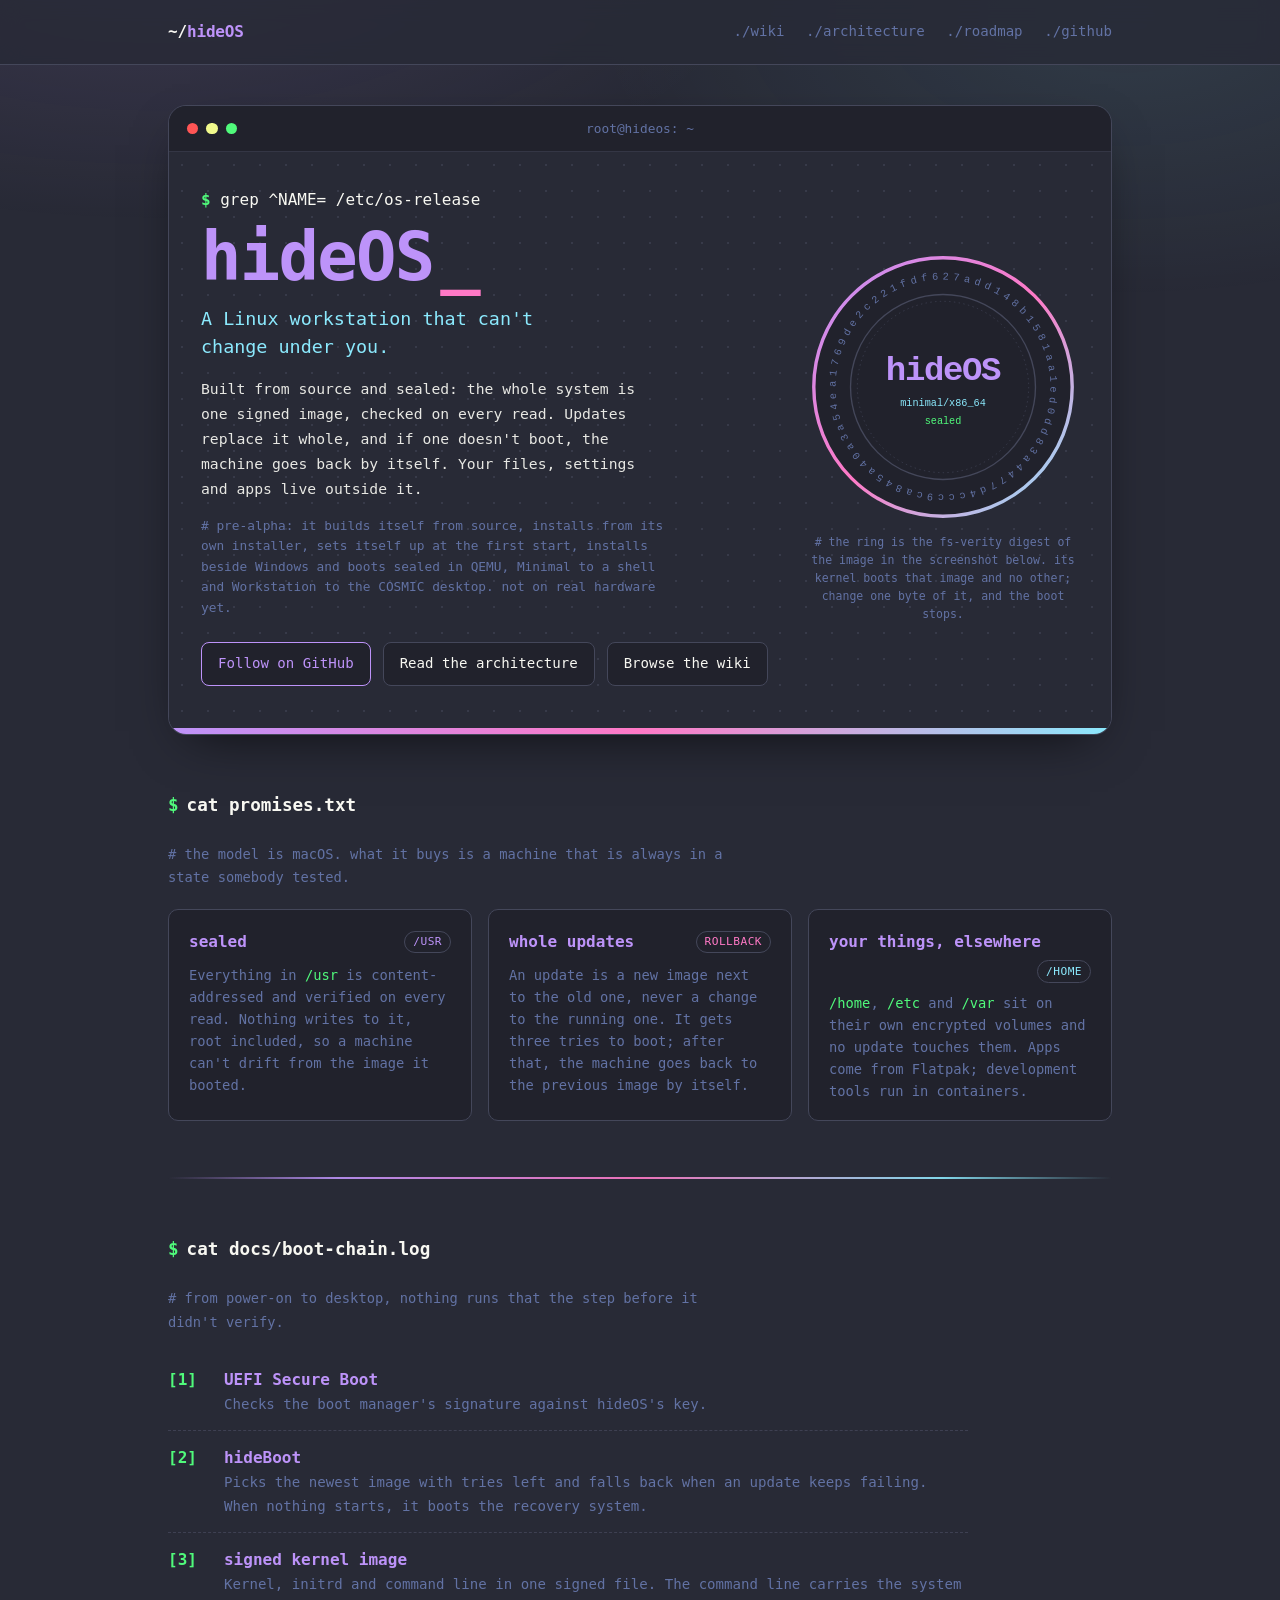
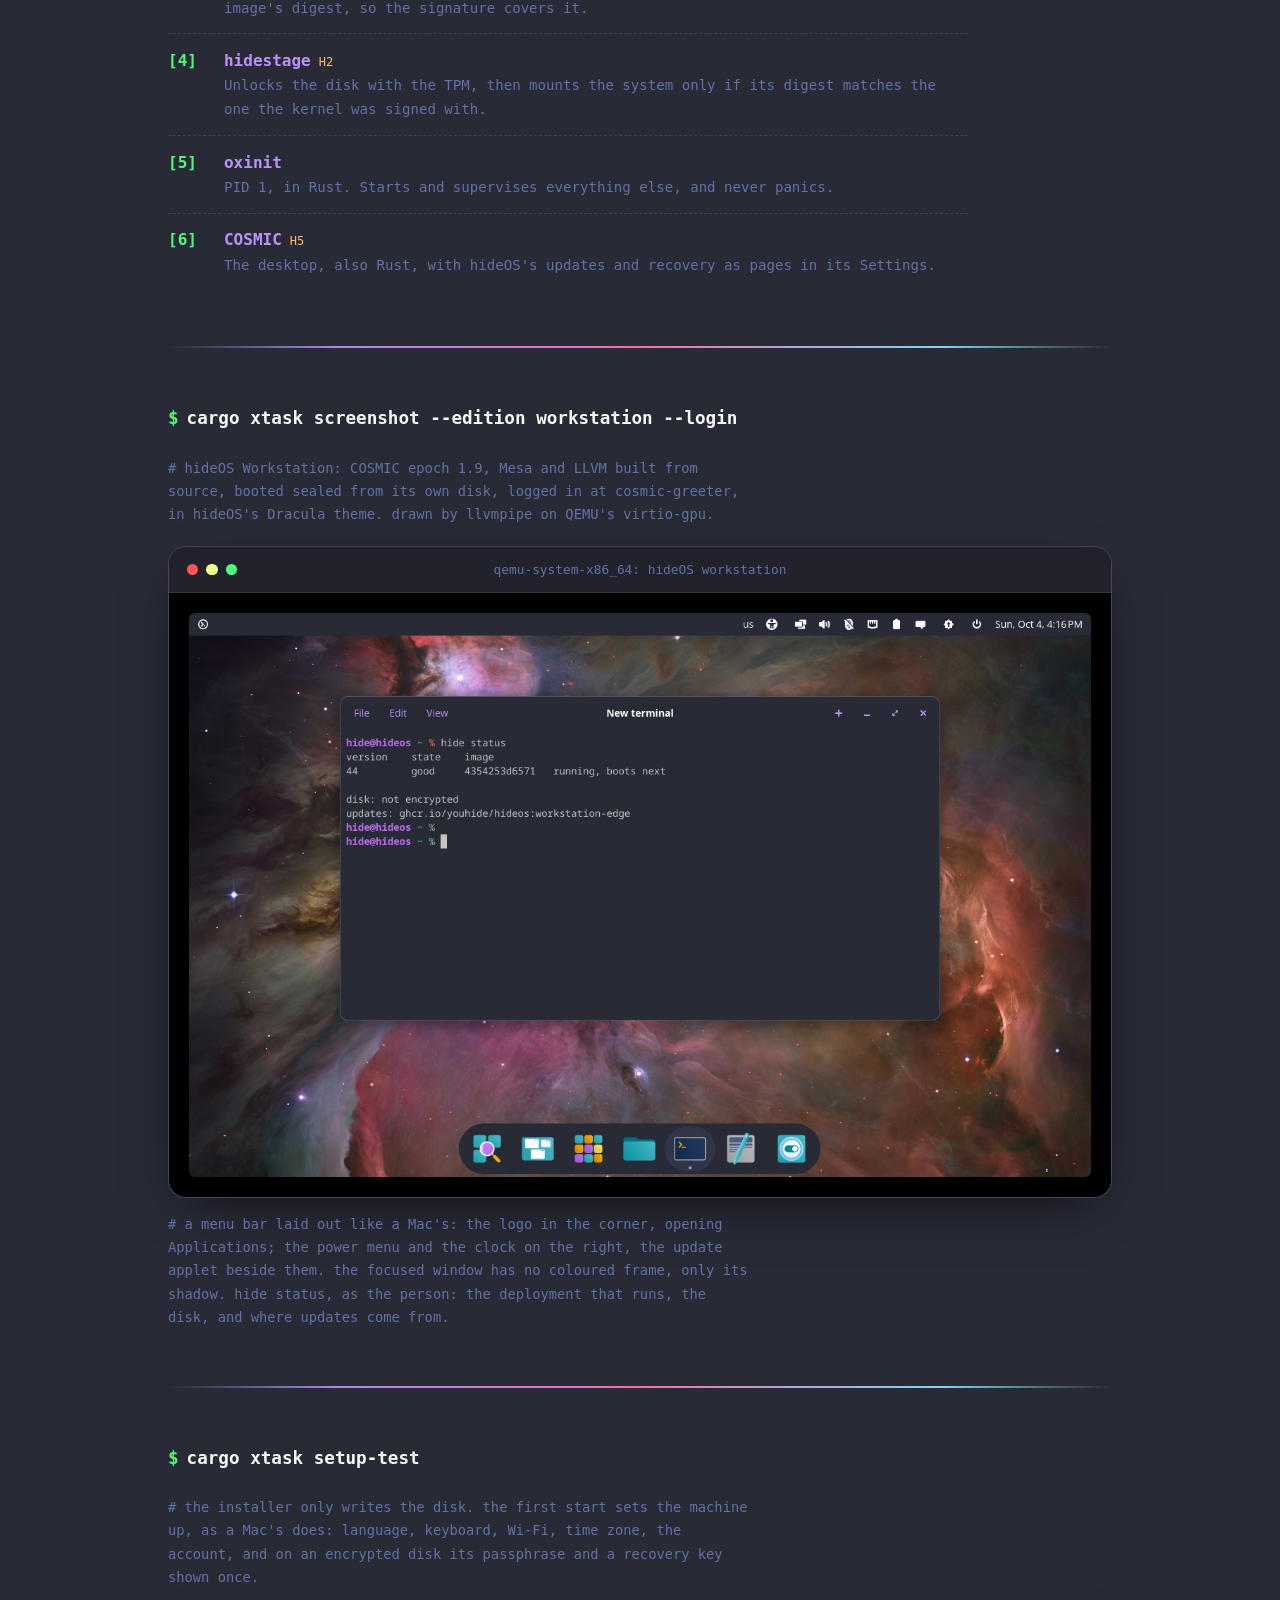
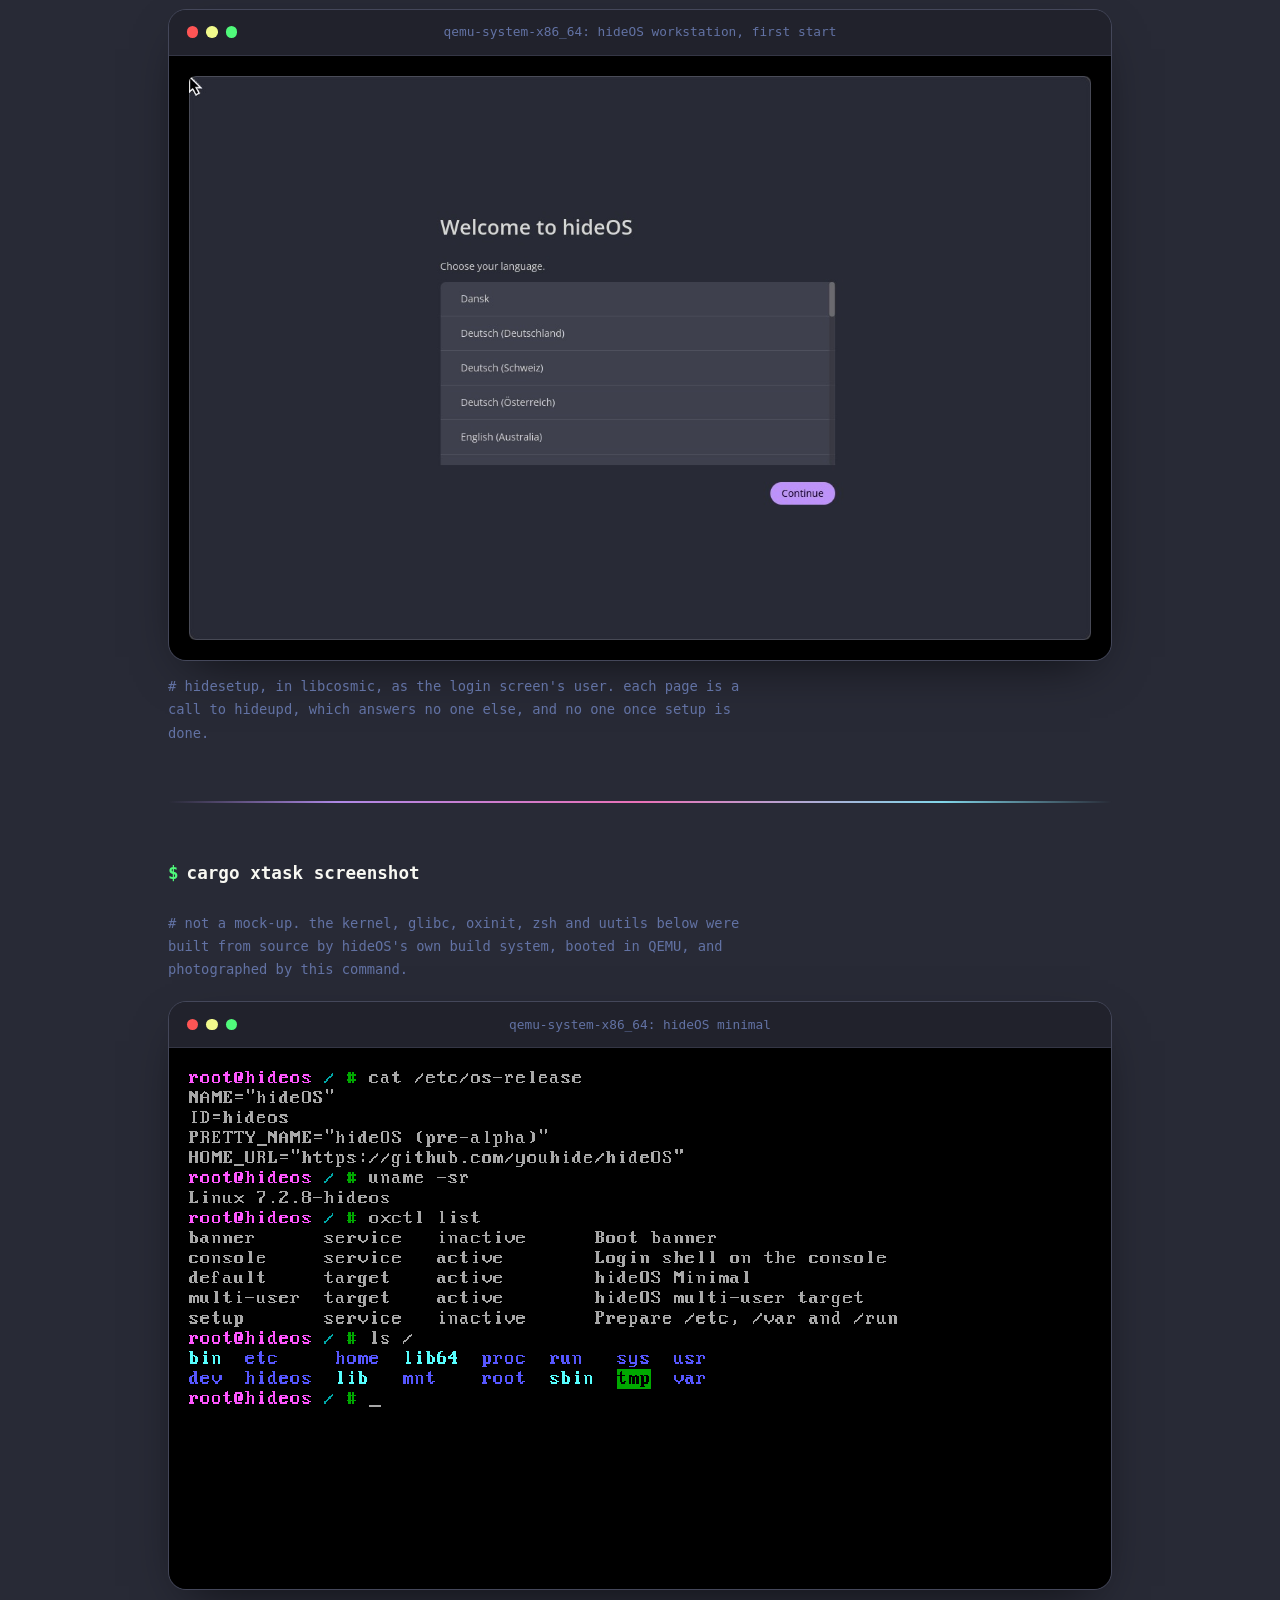
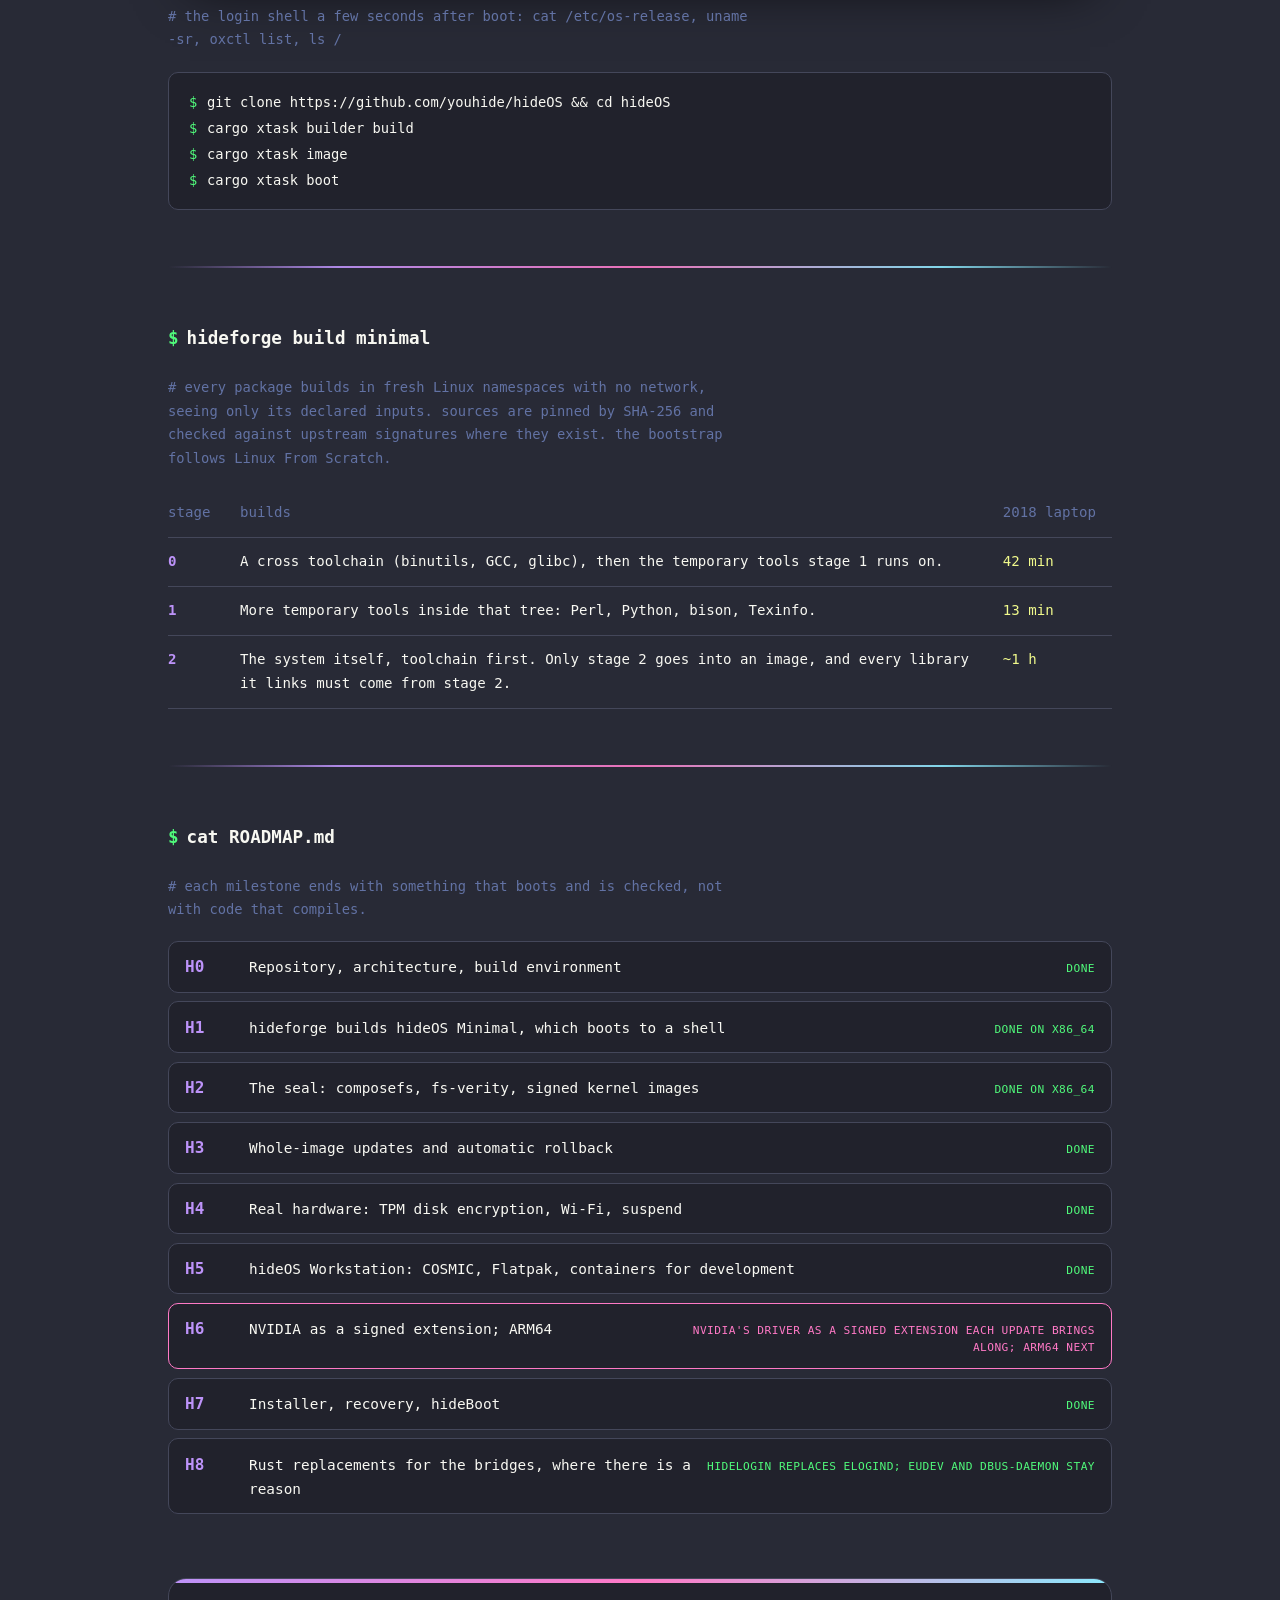
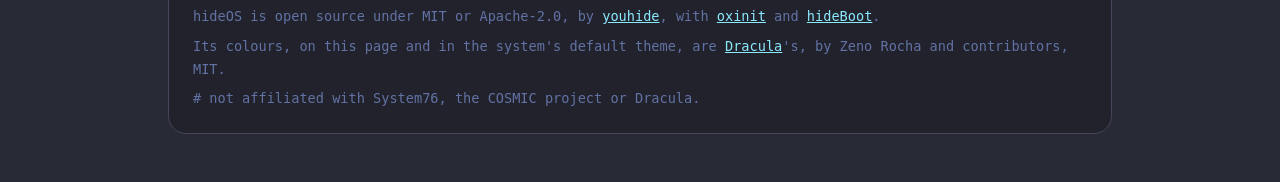
<file: index.html>
<!doctype html>
<html lang="en">
<head>
<meta charset="utf-8">
<meta name="viewport" content="width=device-width, initial-scale=1">
<title>hideOS: a sealed Linux workstation built around COSMIC</title>
<meta name="description" content="A Linux workstation built from source and sealed: one signed image, updated whole, rolled back by itself. COSMIC desktop, oxinit as PID 1.">
<meta name="author" content="Youri Mattar">
<meta name="robots" content="index, follow, max-image-preview:large">
<meta name="theme-color" content="#282a36">
<link rel="canonical" href="https://youhide.github.io/hideOS/">
<link rel="icon" href="favicon.svg" type="image/svg+xml">
<link rel="icon" href="favicon-32x32.png" sizes="32x32" type="image/png">
<link rel="apple-touch-icon" href="apple-touch-icon.png">
<link rel="manifest" href="site.webmanifest">
<link rel="alternate" type="text/plain" href="llms.txt" title="hideOS for language models">

<!-- How the page looks when it is shared: WhatsApp, Telegram, Slack,
     Discord, LinkedIn and X read these. Absolute URLs, which they need. -->
<meta property="og:type" content="website">
<meta property="og:site_name" content="hideOS">
<meta property="og:locale" content="en_US">
<meta property="og:url" content="https://youhide.github.io/hideOS/">
<meta property="og:title" content="hideOS: a sealed Linux workstation">
<meta property="og:description" content="A Linux workstation built from source and sealed: one signed image, updated whole, rolled back by itself. COSMIC desktop, oxinit as PID 1.">
<meta property="og:image" content="https://youhide.github.io/hideOS/og.png">
<meta property="og:image:type" content="image/png">
<meta property="og:image:width" content="1200">
<meta property="og:image:height" content="630">
<meta property="og:image:alt" content="The hideOS seal, ringed with the system image's fs-verity digest, next to the words: a Linux workstation built from source and sealed.">
<meta name="twitter:card" content="summary_large_image">
<meta name="twitter:title" content="hideOS: a sealed Linux workstation">
<meta name="twitter:description" content="A Linux workstation built from source and sealed: one signed image, updated whole, rolled back by itself. COSMIC desktop, oxinit as PID 1.">
<meta name="twitter:image" content="https://youhide.github.io/hideOS/og.png">
<meta name="twitter:image:alt" content="The hideOS seal, ringed with the system image's fs-verity digest.">

<!-- What the page is about, for search engines and the language models
     that answer from them. -->
<script type="application/ld+json">
{
  "@context": "https://schema.org",
  "@graph": [
    {
      "@type": "SoftwareApplication",
      "@id": "https://youhide.github.io/hideOS/#software",
      "name": "hideOS",
      "url": "https://youhide.github.io/hideOS/",
      "description": "A Linux workstation built from source and sealed: one signed system image, updated whole, rolled back by itself when an update fails. Built around COSMIC, with oxinit as PID 1.",
      "applicationCategory": "Operating system",
      "operatingSystem": "Linux",
      "softwareVersion": "pre-alpha",
      "image": "https://youhide.github.io/hideOS/og.png",
      "screenshot": "https://youhide.github.io/hideOS/desktop.jpg",
      "license": "https://github.com/youhide/hideOS#license",
      "isAccessibleForFree": true,
      "author": { "@id": "https://youhide.com.br/#person" },
      "sameAs": ["https://github.com/youhide/hideOS"]
    },
    {
      "@type": "SoftwareSourceCode",
      "name": "hideOS",
      "codeRepository": "https://github.com/youhide/hideOS",
      "programmingLanguage": ["Rust"],
      "license": "https://github.com/youhide/hideOS#license",
      "targetProduct": { "@id": "https://youhide.github.io/hideOS/#software" },
      "author": { "@id": "https://youhide.com.br/#person" }
    },
    {
      "@type": "Person",
      "@id": "https://youhide.com.br/#person",
      "name": "Youri Mattar",
      "url": "https://youhide.com.br",
      "sameAs": ["https://github.com/youhide"]
    }
  ]
}
</script>
<link rel="stylesheet" href="style.css">
</head>
<body>
<a class="skip" href="#main">Skip to content</a>

<header class="nav">
  <div class="wrap nav__inner">
    <a class="nav__brand" href="./">~/<span>hideOS</span></a>
    <!-- The same links twice: a row where they fit, a menu where they do
         not (style.css, "nav"). The wiki's pages carry the same header,
         from crates/xtask/src/wiki.rs. -->
    <nav class="nav__links" aria-label="Project">
      <a href="wiki/">./wiki</a>
      <a href="https://github.com/youhide/hideOS/blob/main/ARCHITECTURE.md">./architecture</a>
      <a href="https://github.com/youhide/hideOS/blob/main/ROADMAP.md">./roadmap</a>
      <a href="https://github.com/youhide/hideOS">./github</a>
    </nav>
    <details class="nav__menu">
      <summary>menu</summary>
      <nav aria-label="Project">
        <a href="wiki/">./wiki</a>
        <a href="https://github.com/youhide/hideOS/blob/main/ARCHITECTURE.md">./architecture</a>
        <a href="https://github.com/youhide/hideOS/blob/main/ROADMAP.md">./roadmap</a>
        <a href="https://github.com/youhide/hideOS">./github</a>
      </nav>
    </details>
  </div>
</header>

<main id="main" class="wrap">
  <div class="term term--hero">
    <div class="term__bar" aria-hidden="true">
      <span class="dot dot--red"></span><span class="dot dot--yellow"></span><span class="dot dot--green"></span>
      <span class="term__path">root@hideos: ~</span>
    </div>
    <div class="term__body">
      <div class="term__main">
        <p class="prompt"><span class="prompt__sign">$</span>grep ^NAME= /etc/os-release</p>
        <h1 class="hero__name">hideOS<span class="cursor" aria-hidden="true">_</span></h1>
        <p class="hero__role">A Linux workstation that can't change under you.</p>
        <p class="hero__lead">Built from source and sealed: the whole system is one signed image, checked on every read. Updates replace it whole, and if one doesn't boot, the machine goes back by itself. Your files, settings and apps live outside it.</p>
        <p class="hero__note"># pre-alpha: it builds itself from source, installs from its own installer, sets itself up at the first start, installs beside Windows and boots sealed in QEMU, Minimal to a shell and Workstation to the COSMIC desktop. not on real hardware yet.</p>
        <div class="hero__actions">
          <a class="btn btn--primary" href="https://github.com/youhide/hideOS">Follow on GitHub</a>
          <a class="btn" href="https://github.com/youhide/hideOS/blob/main/ARCHITECTURE.md">Read the architecture</a>
          <a class="btn" href="wiki/">Browse the wiki</a>
        </div>
      </div>
      <div class="seal-wrap">
        <svg class="seal" viewBox="0 0 400 400" role="img" aria-labelledby="seal-title">
          <title id="seal-title">A seal ringed with the fs-verity digest of the hideOS Minimal image shown on this page</title>
          <defs>
            <linearGradient id="seal-accent" x1="0" y1="0" x2="1" y2="1">
              <stop offset="0" stop-color="#bd93f9"/>
              <stop offset=".5" stop-color="#ff79c6"/>
              <stop offset="1" stop-color="#8be9fd"/>
            </linearGradient>
            <path id="ring" d="M200,200 m-158,0 a158,158 0 1,1 316,0 a158,158 0 1,1 -316,0"/>
          </defs>
          <circle cx="200" cy="200" r="190" fill="#21222c" stroke="url(#seal-accent)" stroke-width="5"/>
          <circle cx="200" cy="200" r="136" fill="none" stroke="#44475a" stroke-width="2"/>
          <circle cx="200" cy="200" r="126" fill="none" stroke="#44475a" stroke-width="1" stroke-dasharray="2 5"/>
          <g class="seal__ring">
            <text fill="#6272a4" font-family="ui-monospace, SFMono-Regular, Menlo, Consolas, monospace" font-size="15.2" letter-spacing="1.1">
              <textPath href="#ring" textLength="985" lengthAdjust="spacing">a1769de2c221fdf627add148b1581aa1ed0dd83a4477d4ccc9ca845a40a3a54e</textPath>
            </text>
          </g>
          <text x="200" y="190" text-anchor="middle" fill="#bd93f9" font-family="ui-monospace, SFMono-Regular, Menlo, Consolas, monospace" font-weight="800" font-size="50" letter-spacing="-2">hideOS</text>
          <text x="200" y="228" text-anchor="middle" fill="#8be9fd" font-family="ui-monospace, SFMono-Regular, Menlo, Consolas, monospace" font-size="15">minimal/x86_64</text>
          <text x="200" y="254" text-anchor="middle" fill="#50fa7b" font-family="ui-monospace, SFMono-Regular, Menlo, Consolas, monospace" font-size="15">sealed</text>
        </svg>
        <p class="seal__caption"># the ring is the fs-verity digest of the image in the screenshot below. its kernel boots that image and no other; change one byte of it, and the boot stops.</p>
      </div>
    </div>
    <div class="term__accent"></div>
  </div>

  <section class="section" aria-labelledby="promises">
    <h2 class="section__title" id="promises"><span class="sig">$</span>cat promises.txt</h2>
    <p class="comment"># the model is macOS. what it buys is a machine that is always in a state somebody tested.</p>
    <div class="grid">
      <div class="card">
        <div class="card__top"><span class="card__name">sealed</span><span class="card__lang card__lang--purple">/usr</span></div>
        <p class="card__desc">Everything in <code>/usr</code> is content-addressed and verified on every read. Nothing writes to it, root included, so a machine can't drift from the image it booted.</p>
      </div>
      <div class="card">
        <div class="card__top"><span class="card__name">whole updates</span><span class="card__lang card__lang--pink">rollback</span></div>
        <p class="card__desc">An update is a new image next to the old one, never a change to the running one. It gets three tries to boot; after that, the machine goes back to the previous image by itself.</p>
      </div>
      <div class="card">
        <div class="card__top"><span class="card__name">your things, elsewhere</span><span class="card__lang card__lang--cyan">/home</span></div>
        <p class="card__desc"><code>/home</code>, <code>/etc</code> and <code>/var</code> sit on their own encrypted volumes and no update touches them. Apps come from Flatpak; development tools run in containers.</p>
      </div>
    </div>
  </section>

  <hr class="rule">

  <section class="section" aria-labelledby="chain">
    <h2 class="section__title" id="chain"><span class="sig">$</span>cat docs/boot-chain.log</h2>
    <p class="comment"># from power-on to desktop, nothing runs that the step before it didn't verify.</p>
    <ol class="chain">
      <li><span class="chain__name">UEFI Secure Boot</span><span class="chain__does">Checks the boot manager's signature against hideOS's key.</span></li>
      <li><span class="chain__name">hideBoot</span><span class="chain__does">Picks the newest image with tries left and falls back when an update keeps failing. When nothing starts, it boots the recovery system.</span></li>
      <li><span class="chain__name">signed kernel image</span><span class="chain__does">Kernel, initrd and command line in one signed file. The command line carries the system image's digest, so the signature covers it.</span></li>
      <li><span class="chain__name">hidestage<span class="chain__when">H2</span></span><span class="chain__does">Unlocks the disk with the TPM, then mounts the system only if its digest matches the one the kernel was signed with.</span></li>
      <li><span class="chain__name">oxinit</span><span class="chain__does">PID 1, in Rust. Starts and supervises everything else, and never panics.</span></li>
      <li><span class="chain__name">COSMIC<span class="chain__when">H5</span></span><span class="chain__does">The desktop, also Rust, with hideOS's updates and recovery as pages in its Settings.</span></li>
    </ol>
  </section>

  <hr class="rule">

  <section class="section" aria-labelledby="desktop">
    <h2 class="section__title" id="desktop"><span class="sig">$</span>cargo xtask screenshot --edition workstation --login</h2>
    <p class="comment"># hideOS Workstation: COSMIC epoch 1.9, Mesa and LLVM built from source, booted sealed from its own disk, logged in at cosmic-greeter, in hideOS's Dracula theme. drawn by llvmpipe on QEMU's virtio-gpu.</p>
    <div class="term shot shot--photo">
      <div class="term__bar" aria-hidden="true">
        <span class="dot dot--red"></span><span class="dot dot--yellow"></span><span class="dot dot--green"></span>
        <span class="term__path">qemu-system-x86_64: hideOS workstation</span>
      </div>
      <div class="term__body">
        <img src="desktop.jpg" width="1280" height="800" loading="lazy" alt="The COSMIC desktop on hideOS in the Dracula theme: a thin menu bar with the hideOS logo in the corner, status icons, the power menu and Sun, Oct 4 with the time on the right; a terminal, framed by its shadow alone, shows hide status — good, running, boots next; the disk not encrypted; updates from ghcr.io/youhide/hideos:workstation-edge — over the Orion nebula wallpaper, with the dock below.">
      </div>
    </div>
    <p class="shot__caption"># a menu bar laid out like a Mac's: the logo in the corner, opening Applications; the power menu and the clock on the right, the update applet beside them. the focused window has no coloured frame, only its shadow. hide status, as the person: the deployment that runs, the disk, and where updates come from.</p>
  </section>

  <hr class="rule">

  <section class="section" aria-labelledby="setup">
    <h2 class="section__title" id="setup"><span class="sig">$</span>cargo xtask setup-test</h2>
    <p class="comment"># the installer only writes the disk. the first start sets the machine up, as a Mac's does: language, keyboard, Wi-Fi, time zone, the account, and on an encrypted disk its passphrase and a recovery key shown once.</p>
    <div class="term shot shot--photo">
      <div class="term__bar" aria-hidden="true">
        <span class="dot dot--red"></span><span class="dot dot--yellow"></span><span class="dot dot--green"></span>
        <span class="term__path">qemu-system-x86_64: hideOS workstation, first start</span>
      </div>
      <div class="term__body">
        <img src="setup.jpg" width="1280" height="800" loading="lazy" alt="hidesetup, full screen in Dracula's colours: Welcome to hideOS, choose your language, a list from Dansk and Deutsch to English, and Continue.">
      </div>
    </div>
    <p class="shot__caption"># hidesetup, in libcosmic, as the login screen's user. each page is a call to hideupd, which answers no one else, and no one once setup is done.</p>
  </section>

  <hr class="rule">

  <section class="section" aria-labelledby="boots">
    <h2 class="section__title" id="boots"><span class="sig">$</span>cargo xtask screenshot</h2>
    <p class="comment"># not a mock-up. the kernel, glibc, oxinit, zsh and uutils below were built from source by hideOS's own build system, booted in QEMU, and photographed by this command.</p>
    <div class="term shot">
      <div class="term__bar" aria-hidden="true">
        <span class="dot dot--red"></span><span class="dot dot--yellow"></span><span class="dot dot--green"></span>
        <span class="term__path">qemu-system-x86_64: hideOS minimal</span>
      </div>
      <div class="term__body">
        <img src="screenshot.png" width="720" height="400" alt="The hideOS console: os-release reads hideOS (pre-alpha), uname reports Linux 7.2.8-hideos, oxctl list shows the setup, banner and console services and the multi-user and default targets, and ls / shows the merged /usr layout.">
      </div>
    </div>
    <p class="shot__caption"># the login shell a few seconds after boot: cat /etc/os-release, uname -sr, oxctl list, ls /</p>
    <pre class="code"><span class="sig">$</span>git clone https://github.com/youhide/hideOS && cd hideOS
<span class="sig">$</span>cargo xtask builder build
<span class="sig">$</span>cargo xtask image
<span class="sig">$</span>cargo xtask boot</pre>
  </section>

  <hr class="rule">

  <section class="section" aria-labelledby="source">
    <h2 class="section__title" id="source"><span class="sig">$</span>hideforge build minimal</h2>
    <p class="comment"># every package builds in fresh Linux namespaces with no network, seeing only its declared inputs. sources are pinned by SHA-256 and checked against upstream signatures where they exist. the bootstrap follows Linux From Scratch.</p>
    <table class="stages">
      <thead><tr><th scope="col">stage</th><th scope="col">builds</th><th scope="col">2018 laptop</th></tr></thead>
      <tbody>
        <tr><td>0</td><td>A cross toolchain (binutils, GCC, glibc), then the temporary tools stage 1 runs on.</td><td>42 min</td></tr>
        <tr><td>1</td><td>More temporary tools inside that tree: Perl, Python, bison, Texinfo.</td><td>13 min</td></tr>
        <tr><td>2</td><td>The system itself, toolchain first. Only stage 2 goes into an image, and every library it links must come from stage 2.</td><td>~1 h</td></tr>
      </tbody>
    </table>
  </section>

  <hr class="rule">

  <section class="section" aria-labelledby="roadmap">
    <h2 class="section__title" id="roadmap"><span class="sig">$</span>cat ROADMAP.md</h2>
    <p class="comment"># each milestone ends with something that boots and is checked, not with code that compiles.</p>
    <ol class="roadmap">
      <li class="is-done"><span class="roadmap__id">H0</span><span class="roadmap__what">Repository, architecture, build environment</span><span class="roadmap__state">done</span></li>
      <li class="is-done"><span class="roadmap__id">H1</span><span class="roadmap__what">hideforge builds hideOS Minimal, which boots to a shell</span><span class="roadmap__state">done on x86_64</span></li>
      <li class="is-done"><span class="roadmap__id">H2</span><span class="roadmap__what">The seal: composefs, fs-verity, signed kernel images</span><span class="roadmap__state">done on x86_64</span></li>
      <li class="is-done"><span class="roadmap__id">H3</span><span class="roadmap__what">Whole-image updates and automatic rollback</span><span class="roadmap__state">done</span></li>
      <li class="is-done"><span class="roadmap__id">H4</span><span class="roadmap__what">Real hardware: TPM disk encryption, Wi-Fi, suspend</span><span class="roadmap__state">done</span></li>
      <li class="is-done"><span class="roadmap__id">H5</span><span class="roadmap__what">hideOS Workstation: COSMIC, Flatpak, containers for development</span><span class="roadmap__state">done</span></li>
      <li class="is-now"><span class="roadmap__id">H6</span><span class="roadmap__what">NVIDIA as a signed extension; ARM64</span><span class="roadmap__state">NVIDIA's driver as a signed extension each update brings along; ARM64 next</span></li>
      <li class="is-done"><span class="roadmap__id">H7</span><span class="roadmap__what">Installer, recovery, hideBoot</span><span class="roadmap__state">done</span></li>
      <li class="is-done"><span class="roadmap__id">H8</span><span class="roadmap__what">Rust replacements for the bridges, where there is a reason</span><span class="roadmap__state">hidelogin replaces elogind; eudev and dbus-daemon stay</span></li>
    </ol>
  </section>
</main>

<footer class="footer">
  <div class="wrap">
    <div class="footer__card">
      <div class="footer__accent"></div>
      <div class="footer__body">
        <p>hideOS is open source under MIT or Apache-2.0, by <a href="https://youhide.com.br">youhide</a>, with <a href="https://github.com/youhide/oxinit">oxinit</a> and <a href="https://github.com/youhide/hideBoot">hideBoot</a>.</p>
        <p>Its colours, on this page and in the system's default theme, are <a href="https://draculatheme.com">Dracula</a>'s, by Zeno Rocha and contributors, MIT.</p>
        <p># not affiliated with System76, the COSMIC project or Dracula.</p>
      </div>
    </div>
  </div>
</footer>
</body>
</html>
</file>
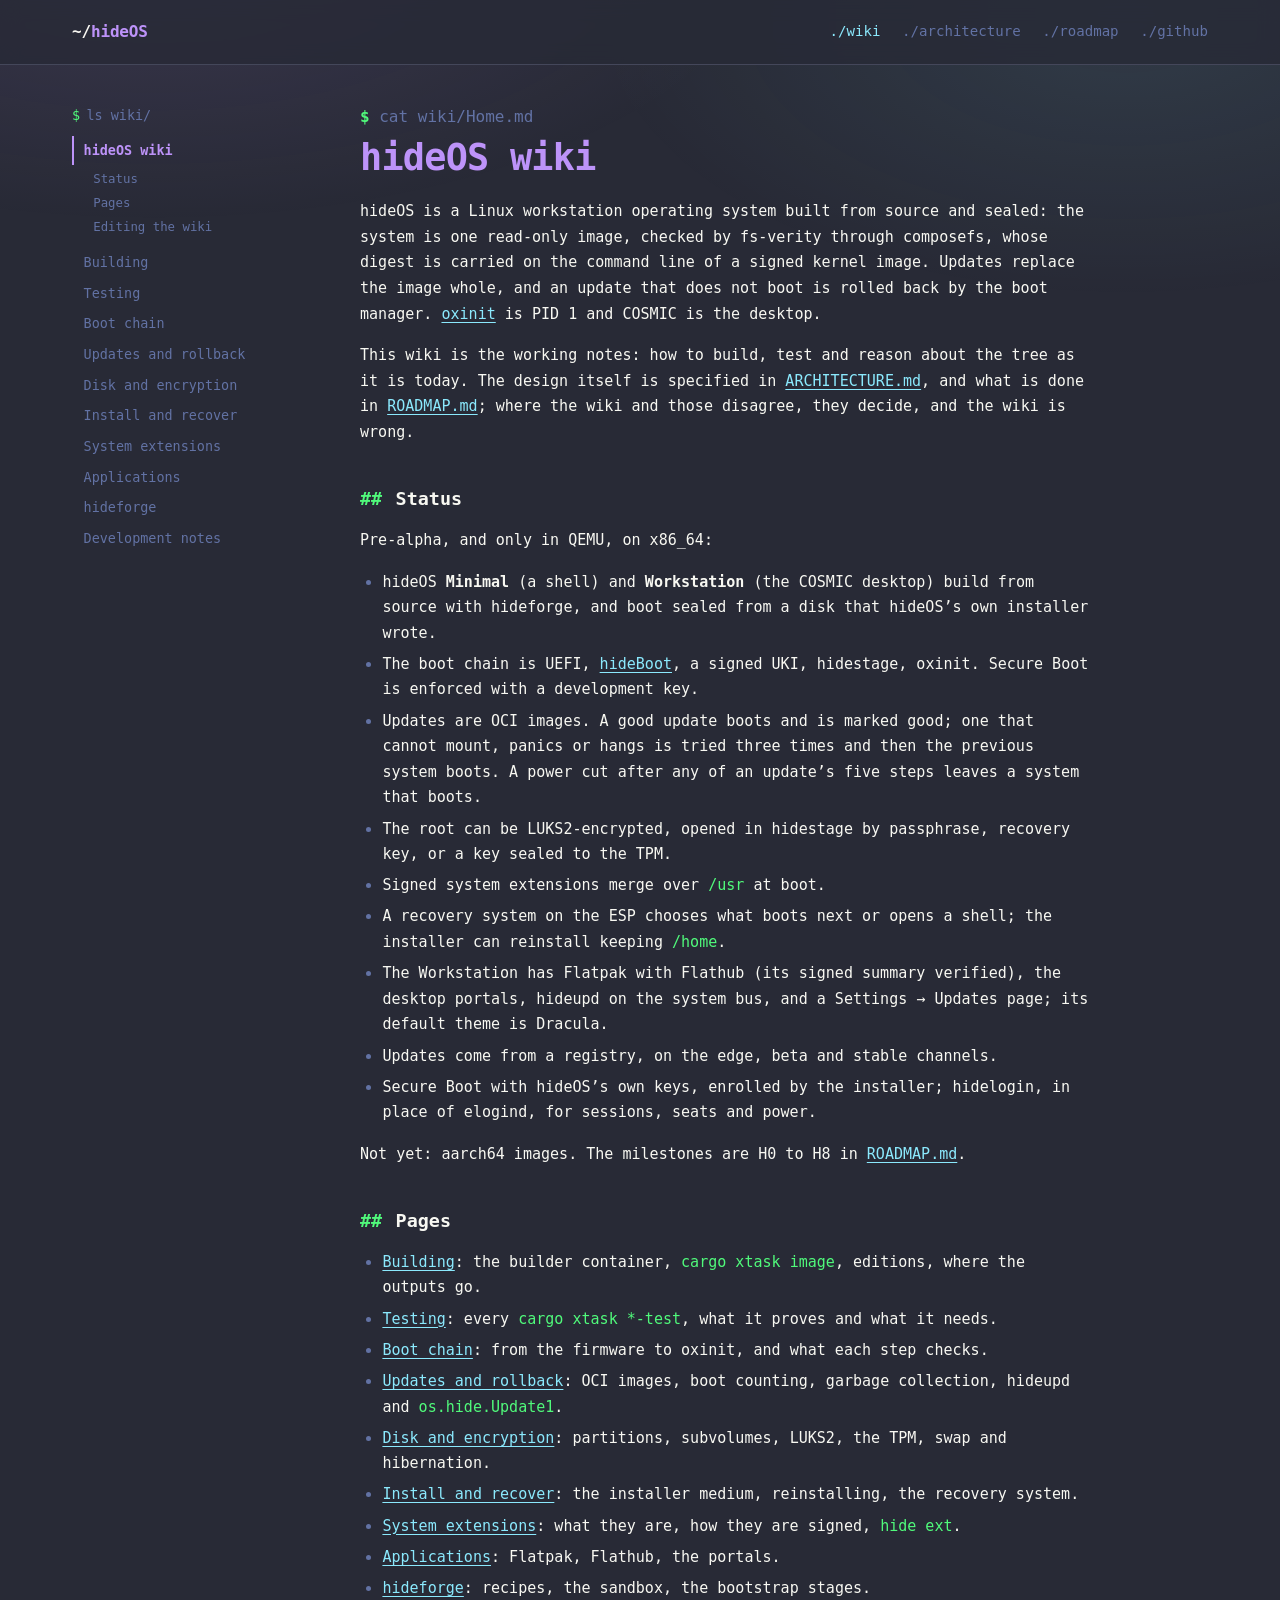
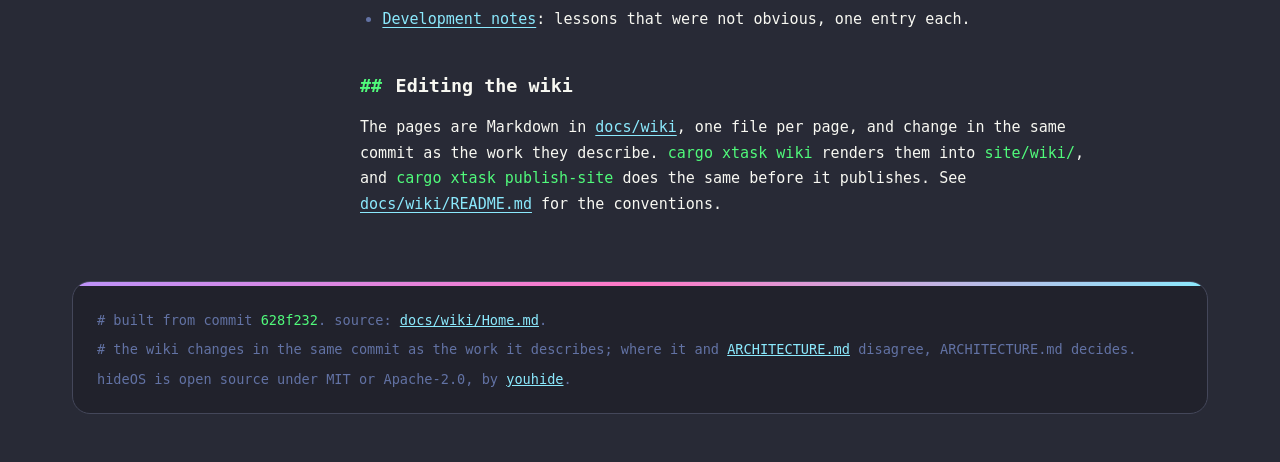
<file: wiki/index.html>
<!doctype html>
<html lang="en">
<head>
<meta charset="utf-8">
<meta name="viewport" content="width=device-width, initial-scale=1">
<title>hideOS wiki · hideOS wiki</title>
<meta name="description" content="hideOS is a Linux workstation operating system built from source and sealed: the system is one read-only image, checked by fs-verity through composefs, whose…">
<meta name="author" content="Youri Mattar">
<meta name="theme-color" content="#282a36">
<link rel="canonical" href="https://youhide.github.io/hideOS/wiki/">
<link rel="icon" href="../favicon.svg" type="image/svg+xml">
<link rel="icon" href="../favicon-32x32.png" sizes="32x32" type="image/png">
<link rel="apple-touch-icon" href="../apple-touch-icon.png">
<link rel="stylesheet" href="../style.css">
</head>
<body>
<a class="skip" href="#main">Skip to content</a>

<header class="nav">
  <div class="wrap wrap--wide nav__inner">
    <a class="nav__brand" href="../">~/<span>hideOS</span></a>
    <nav class="nav__links" aria-label="Project">
<a href="index.html" aria-current="page">./wiki</a>
<a href="https://github.com/youhide/hideOS/blob/main/ARCHITECTURE.md">./architecture</a>
<a href="https://github.com/youhide/hideOS/blob/main/ROADMAP.md">./roadmap</a>
<a href="https://github.com/youhide/hideOS">./github</a>
    </nav>
    <details class="nav__menu">
      <summary>menu</summary>
      <nav aria-label="Project">
<a href="index.html" aria-current="page">./wiki</a>
<a href="https://github.com/youhide/hideOS/blob/main/ARCHITECTURE.md">./architecture</a>
<a href="https://github.com/youhide/hideOS/blob/main/ROADMAP.md">./roadmap</a>
<a href="https://github.com/youhide/hideOS">./github</a>
      </nav>
    </details>
  </div>
</header>

<div class="wrap wrap--wide wiki">
  <details class="wiki__toc wiki__toc--compact">
    <summary>wiki/ <b>hideOS wiki</b></summary>
<nav class="toc" aria-label="Wiki pages">
<p class="toc__title"><span class="sig">$</span>ls wiki/</p>
<ol class="toc__pages">
<li><a href="index.html" aria-current="page">hideOS wiki</a>
<ol class="toc__sections">
<li><a href="#status">Status</a></li>
<li><a href="#pages">Pages</a></li>
<li><a href="#editing-the-wiki">Editing the wiki</a></li>
</ol>
</li>
<li><a href="Building.html">Building</a></li>
<li><a href="Testing.html">Testing</a></li>
<li><a href="Boot-chain.html">Boot chain</a></li>
<li><a href="Updates-and-rollback.html">Updates and rollback</a></li>
<li><a href="Disk-and-encryption.html">Disk and encryption</a></li>
<li><a href="Install-and-recover.html">Install and recover</a></li>
<li><a href="System-extensions.html">System extensions</a></li>
<li><a href="Applications.html">Applications</a></li>
<li><a href="hideforge.html">hideforge</a></li>
<li><a href="Development-notes.html">Development notes</a></li>
</ol>
</nav>
  </details>
  <aside class="wiki__toc wiki__toc--side">
<nav class="toc" aria-label="Wiki pages">
<p class="toc__title"><span class="sig">$</span>ls wiki/</p>
<ol class="toc__pages">
<li><a href="index.html" aria-current="page">hideOS wiki</a>
<ol class="toc__sections">
<li><a href="#status">Status</a></li>
<li><a href="#pages">Pages</a></li>
<li><a href="#editing-the-wiki">Editing the wiki</a></li>
</ol>
</li>
<li><a href="Building.html">Building</a></li>
<li><a href="Testing.html">Testing</a></li>
<li><a href="Boot-chain.html">Boot chain</a></li>
<li><a href="Updates-and-rollback.html">Updates and rollback</a></li>
<li><a href="Disk-and-encryption.html">Disk and encryption</a></li>
<li><a href="Install-and-recover.html">Install and recover</a></li>
<li><a href="System-extensions.html">System extensions</a></li>
<li><a href="Applications.html">Applications</a></li>
<li><a href="hideforge.html">hideforge</a></li>
<li><a href="Development-notes.html">Development notes</a></li>
</ol>
</nav>
  </aside>
  <main id="main" class="wiki__page">
    <p class="prompt muted"><span class="prompt__sign">$</span>cat wiki/Home.md</p>
    <article class="prose">
<h1 id="hideos-wiki">hideOS wiki</h1>
<p>hideOS is a Linux workstation operating system built from source and
sealed: the system is one read-only image, checked by fs-verity through
composefs, whose digest is carried on the command line of a signed kernel
image. Updates replace the image whole, and an update that does not boot
is rolled back by the boot manager. <a href="https://github.com/youhide/oxinit">oxinit</a>
is PID 1 and COSMIC is the desktop.</p>
<p>This wiki is the working notes: how to build, test and reason about the
tree as it is today. The design itself is specified in
<a href="https://github.com/youhide/hideOS/blob/main/ARCHITECTURE.md">ARCHITECTURE.md</a>, and what is done in
<a href="https://github.com/youhide/hideOS/blob/main/ROADMAP.md">ROADMAP.md</a>; where the wiki and those disagree, they
decide, and the wiki is wrong.</p>
<h2 id="status"><a class="h" href="#status" aria-hidden="true" tabindex="-1">##</a> Status</h2>
<p>Pre-alpha, and only in QEMU, on x86_64:</p>
<ul>
<li>hideOS <strong>Minimal</strong> (a shell) and <strong>Workstation</strong> (the COSMIC desktop)
build from source with hideforge, and boot sealed from a disk that
hideOS’s own installer wrote.</li>
<li>The boot chain is UEFI, <a href="https://github.com/youhide/hideBoot">hideBoot</a>,
a signed UKI, hidestage, oxinit. Secure Boot is enforced with a
development key.</li>
<li>Updates are OCI images. A good update boots and is marked good; one that
cannot mount, panics or hangs is tried three times and then the previous
system boots. A power cut after any of an update’s five steps leaves a
system that boots.</li>
<li>The root can be LUKS2-encrypted, opened in hidestage by passphrase,
recovery key, or a key sealed to the TPM.</li>
<li>Signed system extensions merge over <code>/usr</code> at boot.</li>
<li>A recovery system on the ESP chooses what boots next or opens a shell;
the installer can reinstall keeping <code>/home</code>.</li>
<li>The Workstation has Flatpak with Flathub (its signed summary verified),
the desktop portals, hideupd on the system bus, and a Settings → Updates
page; its default theme is Dracula.</li>
<li>Updates come from a registry, on the edge, beta and stable channels.</li>
<li>Secure Boot with hideOS’s own keys, enrolled by the installer;
hidelogin, in place of elogind, for sessions, seats and power.</li>
</ul>
<p>Not yet: aarch64 images. The milestones are H0 to H8 in
<a href="https://github.com/youhide/hideOS/blob/main/ROADMAP.md">ROADMAP.md</a>.</p>
<h2 id="pages"><a class="h" href="#pages" aria-hidden="true" tabindex="-1">##</a> Pages</h2>
<ul>
<li><a href="Building.html">Building</a>: the builder container, <code>cargo xtask image</code>, editions, where
the outputs go.</li>
<li><a href="Testing.html">Testing</a>: every <code>cargo xtask *-test</code>, what it proves and what it needs.</li>
<li><a href="Boot-chain.html">Boot chain</a>: from the firmware to oxinit, and what each step checks.</li>
<li><a href="Updates-and-rollback.html">Updates and rollback</a>: OCI images, boot counting, garbage collection,
hideupd and <code>os.hide.Update1</code>.</li>
<li><a href="Disk-and-encryption.html">Disk and encryption</a>: partitions, subvolumes, LUKS2, the TPM, swap and
hibernation.</li>
<li><a href="Install-and-recover.html">Install and recover</a>: the installer medium, reinstalling, the recovery
system.</li>
<li><a href="System-extensions.html">System extensions</a>: what they are, how they are signed, <code>hide ext</code>.</li>
<li><a href="Applications.html">Applications</a>: Flatpak, Flathub, the portals.</li>
<li><a href="hideforge.html">hideforge</a>: recipes, the sandbox, the bootstrap stages.</li>
<li><a href="Development-notes.html">Development notes</a>: lessons that were not obvious, one entry each.</li>
</ul>
<h2 id="editing-the-wiki"><a class="h" href="#editing-the-wiki" aria-hidden="true" tabindex="-1">##</a> Editing the wiki</h2>
<p>The pages are Markdown in <a href="https://github.com/youhide/hideOS/tree/main/docs/wiki">docs/wiki</a>, one file per page, and
change in the same commit as the work they describe. <code>cargo xtask wiki</code>
renders them into <code>site/wiki/</code>, and <code>cargo xtask publish-site</code> does the
same before it publishes. See <a href="https://github.com/youhide/hideOS/blob/main/docs/wiki/README.md">docs/wiki/README.md</a> for the
conventions.</p>
    </article>
  </main>
</div>

<footer class="footer">
  <div class="wrap wrap--wide">
    <div class="footer__card">
      <div class="footer__accent"></div>
      <div class="footer__body">
        <p># built from commit <code>628f232</code>. source: <a href="https://github.com/youhide/hideOS/blob/main/docs/wiki/Home.md">docs/wiki/Home.md</a>.</p>
        <p># the wiki changes in the same commit as the work it describes; where it and <a href="https://github.com/youhide/hideOS/blob/main/ARCHITECTURE.md">ARCHITECTURE.md</a> disagree, ARCHITECTURE.md decides.</p>
        <p>hideOS is open source under MIT or Apache-2.0, by <a href="https://youhide.com.br">youhide</a>.</p>
      </div>
    </div>
  </div>
</footer>
</body>
</html>
</file>
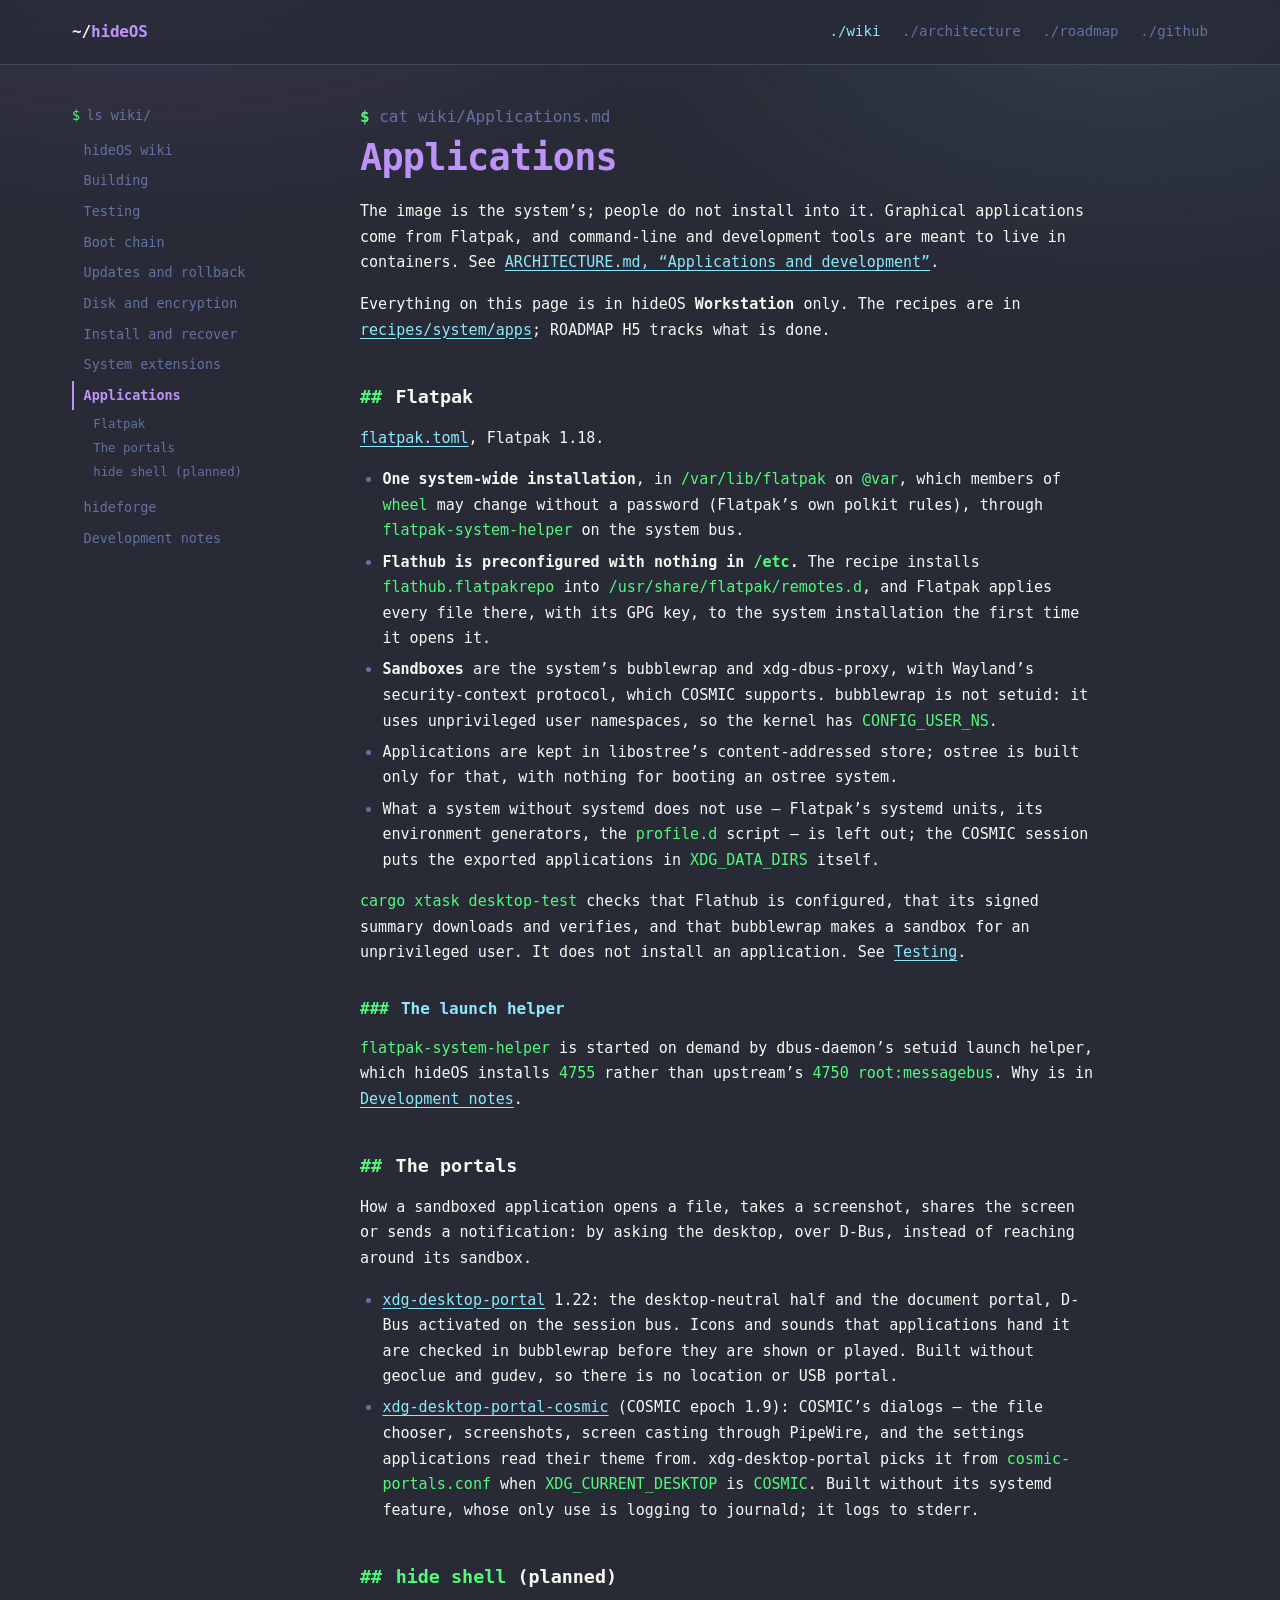
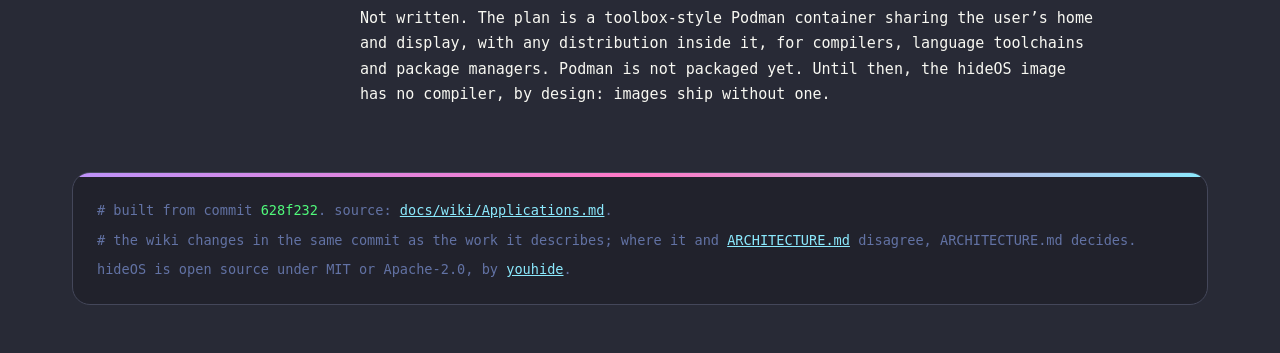
<file: wiki/Applications.html>
<!doctype html>
<html lang="en">
<head>
<meta charset="utf-8">
<meta name="viewport" content="width=device-width, initial-scale=1">
<title>Applications · hideOS wiki</title>
<meta name="description" content="The image is the system’s; people do not install into it. Graphical applications come from Flatpak, and command-line and development tools are meant to live in…">
<meta name="author" content="Youri Mattar">
<meta name="theme-color" content="#282a36">
<link rel="canonical" href="https://youhide.github.io/hideOS/wiki/Applications.html">
<link rel="icon" href="../favicon.svg" type="image/svg+xml">
<link rel="icon" href="../favicon-32x32.png" sizes="32x32" type="image/png">
<link rel="apple-touch-icon" href="../apple-touch-icon.png">
<link rel="stylesheet" href="../style.css">
</head>
<body>
<a class="skip" href="#main">Skip to content</a>

<header class="nav">
  <div class="wrap wrap--wide nav__inner">
    <a class="nav__brand" href="../">~/<span>hideOS</span></a>
    <nav class="nav__links" aria-label="Project">
<a href="index.html" aria-current="page">./wiki</a>
<a href="https://github.com/youhide/hideOS/blob/main/ARCHITECTURE.md">./architecture</a>
<a href="https://github.com/youhide/hideOS/blob/main/ROADMAP.md">./roadmap</a>
<a href="https://github.com/youhide/hideOS">./github</a>
    </nav>
    <details class="nav__menu">
      <summary>menu</summary>
      <nav aria-label="Project">
<a href="index.html" aria-current="page">./wiki</a>
<a href="https://github.com/youhide/hideOS/blob/main/ARCHITECTURE.md">./architecture</a>
<a href="https://github.com/youhide/hideOS/blob/main/ROADMAP.md">./roadmap</a>
<a href="https://github.com/youhide/hideOS">./github</a>
      </nav>
    </details>
  </div>
</header>

<div class="wrap wrap--wide wiki">
  <details class="wiki__toc wiki__toc--compact">
    <summary>wiki/ <b>Applications</b></summary>
<nav class="toc" aria-label="Wiki pages">
<p class="toc__title"><span class="sig">$</span>ls wiki/</p>
<ol class="toc__pages">
<li><a href="index.html">hideOS wiki</a></li>
<li><a href="Building.html">Building</a></li>
<li><a href="Testing.html">Testing</a></li>
<li><a href="Boot-chain.html">Boot chain</a></li>
<li><a href="Updates-and-rollback.html">Updates and rollback</a></li>
<li><a href="Disk-and-encryption.html">Disk and encryption</a></li>
<li><a href="Install-and-recover.html">Install and recover</a></li>
<li><a href="System-extensions.html">System extensions</a></li>
<li><a href="Applications.html" aria-current="page">Applications</a>
<ol class="toc__sections">
<li><a href="#flatpak">Flatpak</a></li>
<li><a href="#the-portals">The portals</a></li>
<li><a href="#hide-shell-planned">hide shell (planned)</a></li>
</ol>
</li>
<li><a href="hideforge.html">hideforge</a></li>
<li><a href="Development-notes.html">Development notes</a></li>
</ol>
</nav>
  </details>
  <aside class="wiki__toc wiki__toc--side">
<nav class="toc" aria-label="Wiki pages">
<p class="toc__title"><span class="sig">$</span>ls wiki/</p>
<ol class="toc__pages">
<li><a href="index.html">hideOS wiki</a></li>
<li><a href="Building.html">Building</a></li>
<li><a href="Testing.html">Testing</a></li>
<li><a href="Boot-chain.html">Boot chain</a></li>
<li><a href="Updates-and-rollback.html">Updates and rollback</a></li>
<li><a href="Disk-and-encryption.html">Disk and encryption</a></li>
<li><a href="Install-and-recover.html">Install and recover</a></li>
<li><a href="System-extensions.html">System extensions</a></li>
<li><a href="Applications.html" aria-current="page">Applications</a>
<ol class="toc__sections">
<li><a href="#flatpak">Flatpak</a></li>
<li><a href="#the-portals">The portals</a></li>
<li><a href="#hide-shell-planned">hide shell (planned)</a></li>
</ol>
</li>
<li><a href="hideforge.html">hideforge</a></li>
<li><a href="Development-notes.html">Development notes</a></li>
</ol>
</nav>
  </aside>
  <main id="main" class="wiki__page">
    <p class="prompt muted"><span class="prompt__sign">$</span>cat wiki/Applications.md</p>
    <article class="prose">
<h1 id="applications">Applications</h1>
<p>The image is the system’s; people do not install into it. Graphical
applications come from Flatpak, and command-line and development tools are
meant to live in containers. See
<a href="https://github.com/youhide/hideOS/blob/main/ARCHITECTURE.md#applications-and-development">ARCHITECTURE.md, “Applications and development”</a>.</p>
<p>Everything on this page is in hideOS <strong>Workstation</strong> only. The recipes are
in <a href="https://github.com/youhide/hideOS/tree/main/recipes/system/apps">recipes/system/apps</a>; ROADMAP H5 tracks what
is done.</p>
<h2 id="flatpak"><a class="h" href="#flatpak" aria-hidden="true" tabindex="-1">##</a> Flatpak</h2>
<p><a href="https://github.com/youhide/hideOS/blob/main/recipes/system/apps/flatpak.toml">flatpak.toml</a>, Flatpak 1.18.</p>
<ul>
<li><strong>One system-wide installation</strong>, in <code>/var/lib/flatpak</code> on <code>@var</code>, which
members of <code>wheel</code> may change without a password (Flatpak’s own polkit
rules), through <code>flatpak-system-helper</code> on the system bus.</li>
<li><strong>Flathub is preconfigured with nothing in <code>/etc</code>.</strong> The recipe installs
<code>flathub.flatpakrepo</code> into <code>/usr/share/flatpak/remotes.d</code>, and Flatpak
applies every file there, with its GPG key, to the system installation
the first time it opens it.</li>
<li><strong>Sandboxes</strong> are the system’s bubblewrap and xdg-dbus-proxy, with
Wayland’s security-context protocol, which COSMIC supports. bubblewrap is
not setuid: it uses unprivileged user namespaces, so the kernel has
<code>CONFIG_USER_NS</code>.</li>
<li>Applications are kept in libostree’s content-addressed store; ostree is
built only for that, with nothing for booting an ostree system.</li>
<li>What a system without systemd does not use — Flatpak’s systemd units, its
environment generators, the <code>profile.d</code> script — is left out; the COSMIC
session puts the exported applications in <code>XDG_DATA_DIRS</code> itself.</li>
</ul>
<p><code>cargo xtask desktop-test</code> checks that Flathub is configured, that its
signed summary downloads and verifies, and that bubblewrap makes a sandbox
for an unprivileged user. It does not install an application. See
<a href="Testing.html">Testing</a>.</p>
<h3 id="the-launch-helper"><a class="h" href="#the-launch-helper" aria-hidden="true" tabindex="-1">###</a> The launch helper</h3>
<p><code>flatpak-system-helper</code> is started on demand by dbus-daemon’s setuid launch
helper, which hideOS installs <code>4755</code> rather than upstream’s <code>4750 root:messagebus</code>. Why is in <a href="Development-notes.html#the-dbus-launch-helper-is-4755">Development notes</a>.</p>
<h2 id="the-portals"><a class="h" href="#the-portals" aria-hidden="true" tabindex="-1">##</a> The portals</h2>
<p>How a sandboxed application opens a file, takes a screenshot, shares the
screen or sends a notification: by asking the desktop, over D-Bus, instead
of reaching around its sandbox.</p>
<ul>
<li><a href="https://github.com/youhide/hideOS/blob/main/recipes/system/apps/xdg-desktop-portal.toml">xdg-desktop-portal</a>
1.22: the desktop-neutral half and the document portal, D-Bus activated
on the session bus. Icons and sounds that applications hand it are checked
in bubblewrap before they are shown or played. Built without geoclue and
gudev, so there is no location or USB portal.</li>
<li><a href="https://github.com/youhide/hideOS/blob/main/recipes/system/apps/xdg-desktop-portal-cosmic.toml">xdg-desktop-portal-cosmic</a>
(COSMIC epoch 1.9): COSMIC’s dialogs — the file chooser, screenshots,
screen casting through PipeWire, and the settings applications read their
theme from. xdg-desktop-portal picks it from <code>cosmic-portals.conf</code> when
<code>XDG_CURRENT_DESKTOP</code> is <code>COSMIC</code>. Built without its systemd feature,
whose only use is logging to journald; it logs to stderr.</li>
</ul>
<h2 id="hide-shell-planned"><a class="h" href="#hide-shell-planned" aria-hidden="true" tabindex="-1">##</a> <code>hide shell</code> (planned)</h2>
<p>Not written. The plan is a toolbox-style Podman container sharing the
user’s home and display, with any distribution inside it, for compilers,
language toolchains and package managers. Podman is not packaged yet. Until
then, the hideOS image has no compiler, by design: images ship without one.</p>
    </article>
  </main>
</div>

<footer class="footer">
  <div class="wrap wrap--wide">
    <div class="footer__card">
      <div class="footer__accent"></div>
      <div class="footer__body">
        <p># built from commit <code>628f232</code>. source: <a href="https://github.com/youhide/hideOS/blob/main/docs/wiki/Applications.md">docs/wiki/Applications.md</a>.</p>
        <p># the wiki changes in the same commit as the work it describes; where it and <a href="https://github.com/youhide/hideOS/blob/main/ARCHITECTURE.md">ARCHITECTURE.md</a> disagree, ARCHITECTURE.md decides.</p>
        <p>hideOS is open source under MIT or Apache-2.0, by <a href="https://youhide.com.br">youhide</a>.</p>
      </div>
    </div>
  </div>
</footer>
</body>
</html>
</file>
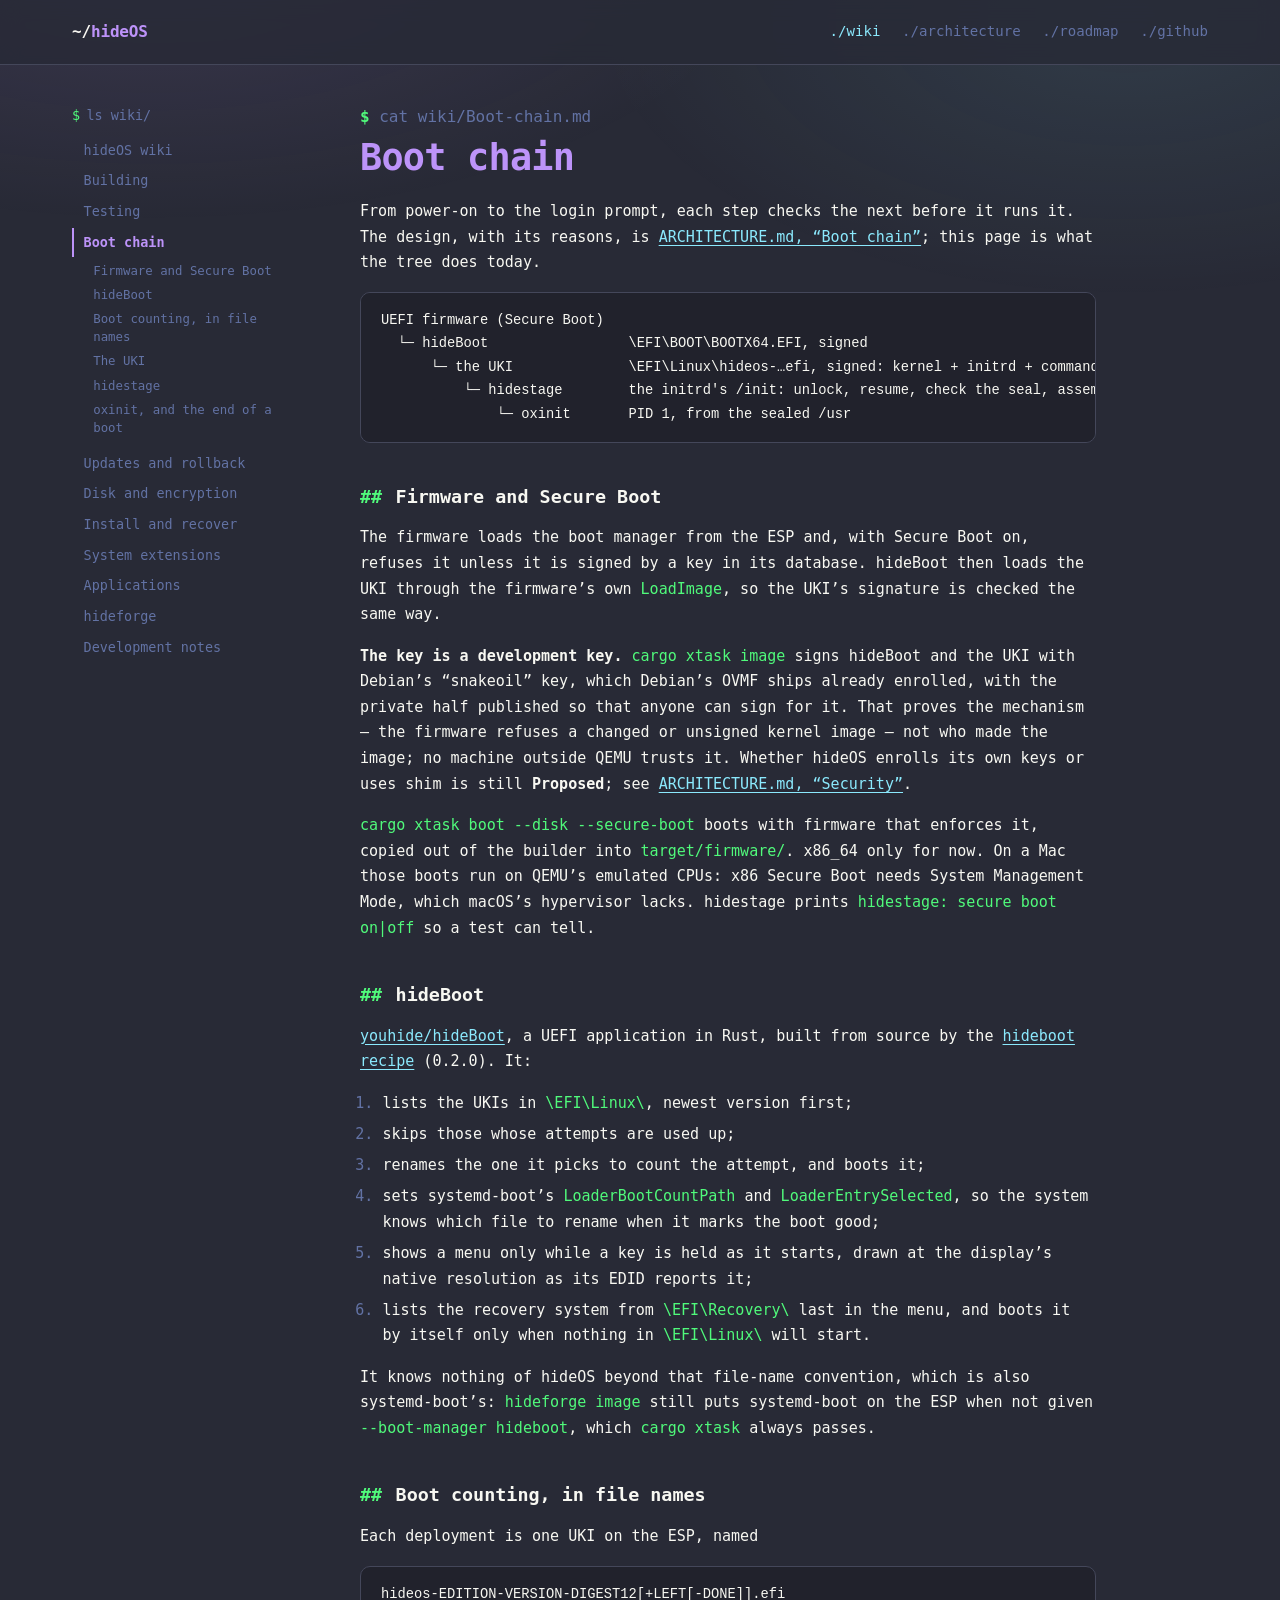
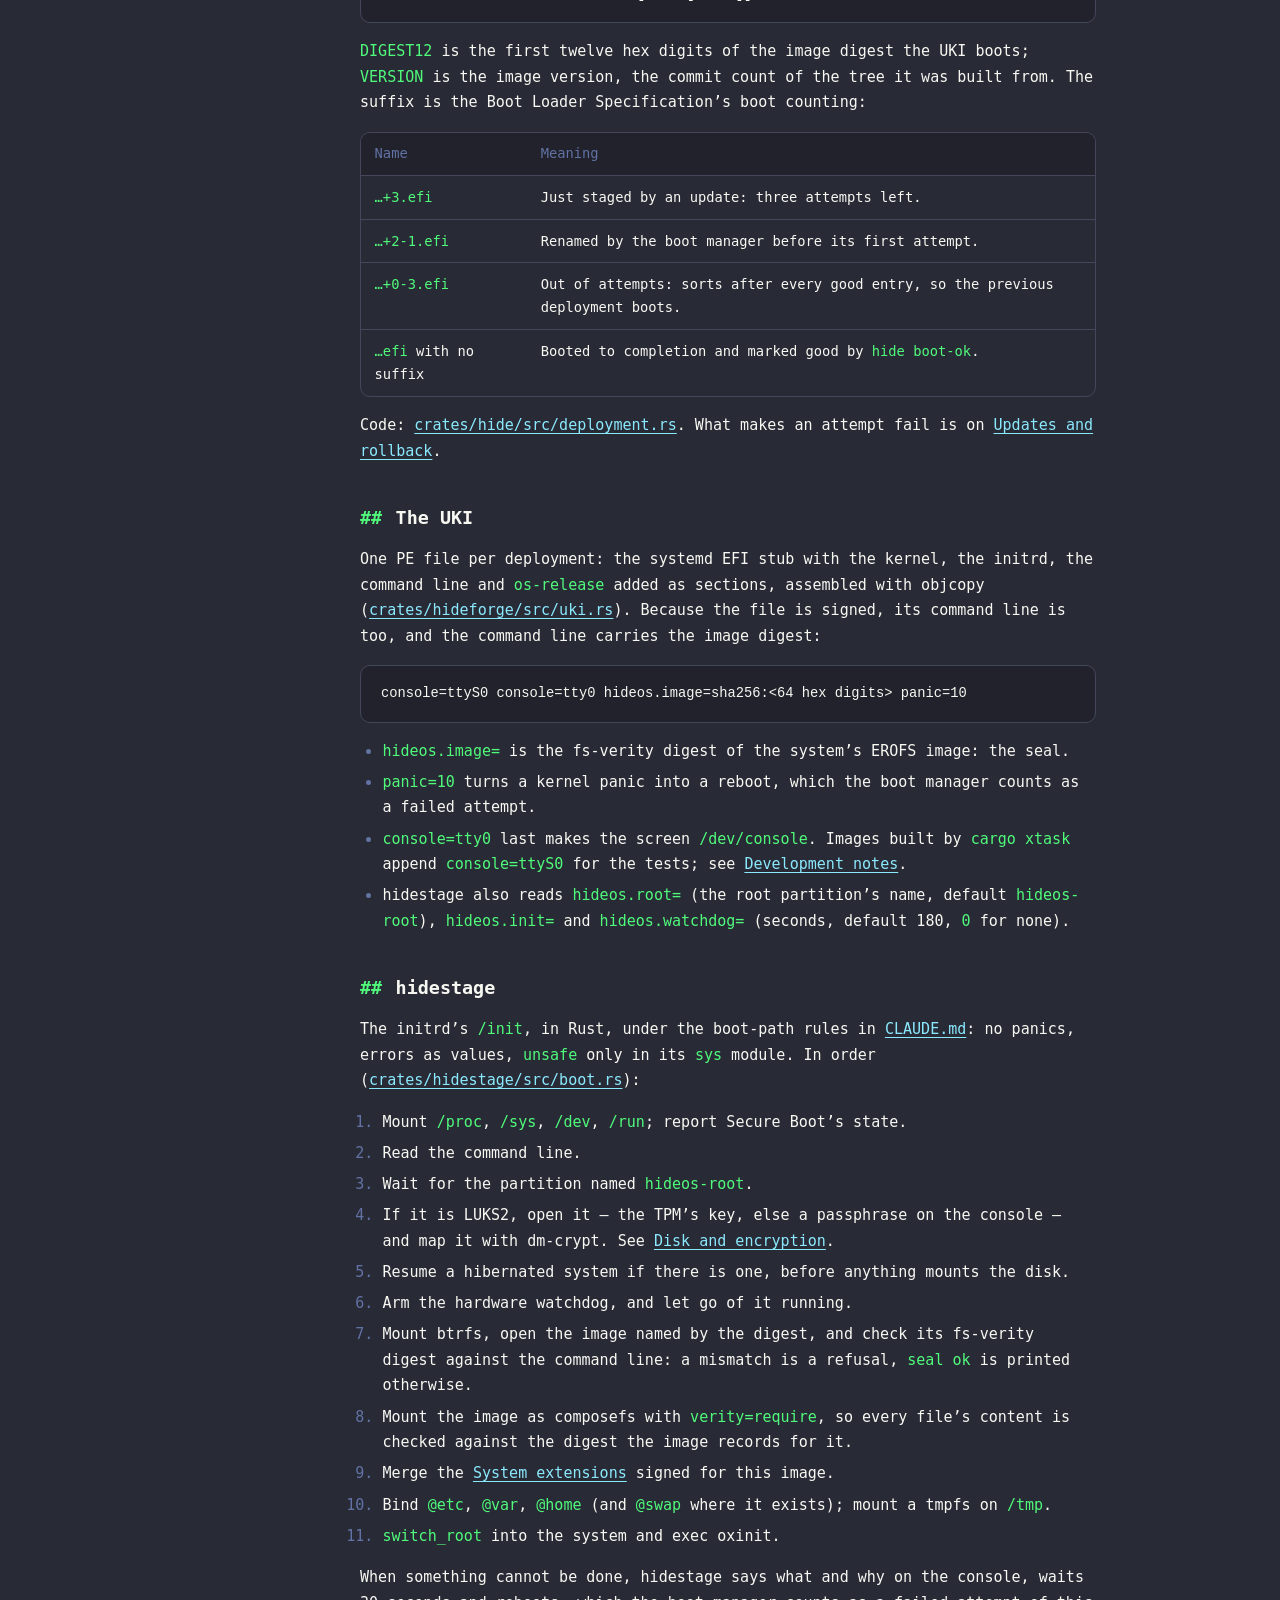
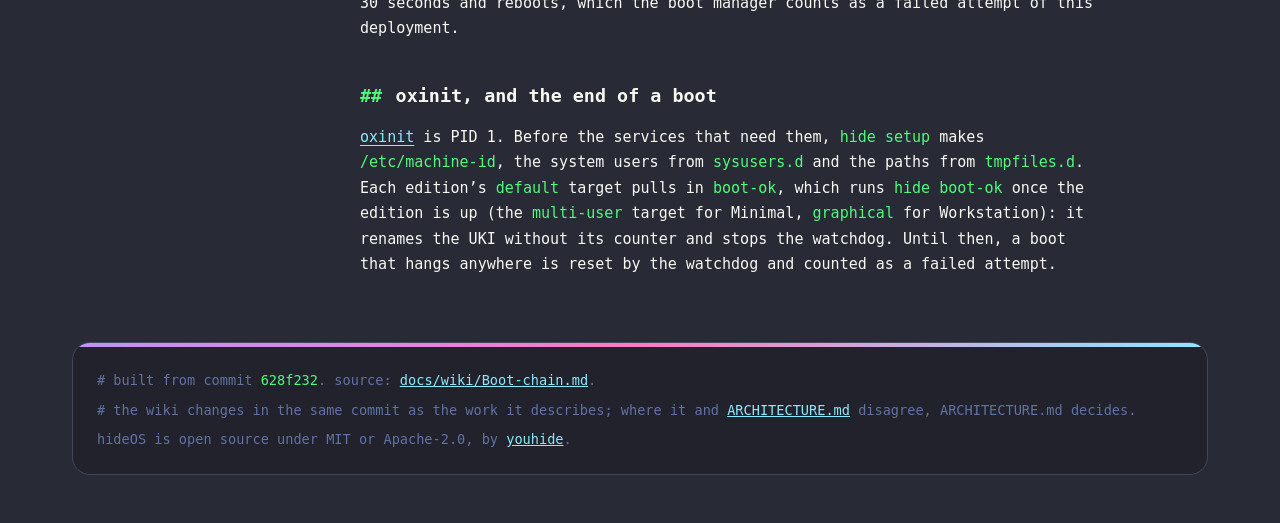
<file: wiki/Boot-chain.html>
<!doctype html>
<html lang="en">
<head>
<meta charset="utf-8">
<meta name="viewport" content="width=device-width, initial-scale=1">
<title>Boot chain · hideOS wiki</title>
<meta name="description" content="From power-on to the login prompt, each step checks the next before it runs it. The design, with its reasons, is ARCHITECTURE.md, “Boot chain”; this page is…">
<meta name="author" content="Youri Mattar">
<meta name="theme-color" content="#282a36">
<link rel="canonical" href="https://youhide.github.io/hideOS/wiki/Boot-chain.html">
<link rel="icon" href="../favicon.svg" type="image/svg+xml">
<link rel="icon" href="../favicon-32x32.png" sizes="32x32" type="image/png">
<link rel="apple-touch-icon" href="../apple-touch-icon.png">
<link rel="stylesheet" href="../style.css">
</head>
<body>
<a class="skip" href="#main">Skip to content</a>

<header class="nav">
  <div class="wrap wrap--wide nav__inner">
    <a class="nav__brand" href="../">~/<span>hideOS</span></a>
    <nav class="nav__links" aria-label="Project">
<a href="index.html" aria-current="page">./wiki</a>
<a href="https://github.com/youhide/hideOS/blob/main/ARCHITECTURE.md">./architecture</a>
<a href="https://github.com/youhide/hideOS/blob/main/ROADMAP.md">./roadmap</a>
<a href="https://github.com/youhide/hideOS">./github</a>
    </nav>
    <details class="nav__menu">
      <summary>menu</summary>
      <nav aria-label="Project">
<a href="index.html" aria-current="page">./wiki</a>
<a href="https://github.com/youhide/hideOS/blob/main/ARCHITECTURE.md">./architecture</a>
<a href="https://github.com/youhide/hideOS/blob/main/ROADMAP.md">./roadmap</a>
<a href="https://github.com/youhide/hideOS">./github</a>
      </nav>
    </details>
  </div>
</header>

<div class="wrap wrap--wide wiki">
  <details class="wiki__toc wiki__toc--compact">
    <summary>wiki/ <b>Boot chain</b></summary>
<nav class="toc" aria-label="Wiki pages">
<p class="toc__title"><span class="sig">$</span>ls wiki/</p>
<ol class="toc__pages">
<li><a href="index.html">hideOS wiki</a></li>
<li><a href="Building.html">Building</a></li>
<li><a href="Testing.html">Testing</a></li>
<li><a href="Boot-chain.html" aria-current="page">Boot chain</a>
<ol class="toc__sections">
<li><a href="#firmware-and-secure-boot">Firmware and Secure Boot</a></li>
<li><a href="#hideboot">hideBoot</a></li>
<li><a href="#boot-counting-in-file-names">Boot counting, in file names</a></li>
<li><a href="#the-uki">The UKI</a></li>
<li><a href="#hidestage">hidestage</a></li>
<li><a href="#oxinit-and-the-end-of-a-boot">oxinit, and the end of a boot</a></li>
</ol>
</li>
<li><a href="Updates-and-rollback.html">Updates and rollback</a></li>
<li><a href="Disk-and-encryption.html">Disk and encryption</a></li>
<li><a href="Install-and-recover.html">Install and recover</a></li>
<li><a href="System-extensions.html">System extensions</a></li>
<li><a href="Applications.html">Applications</a></li>
<li><a href="hideforge.html">hideforge</a></li>
<li><a href="Development-notes.html">Development notes</a></li>
</ol>
</nav>
  </details>
  <aside class="wiki__toc wiki__toc--side">
<nav class="toc" aria-label="Wiki pages">
<p class="toc__title"><span class="sig">$</span>ls wiki/</p>
<ol class="toc__pages">
<li><a href="index.html">hideOS wiki</a></li>
<li><a href="Building.html">Building</a></li>
<li><a href="Testing.html">Testing</a></li>
<li><a href="Boot-chain.html" aria-current="page">Boot chain</a>
<ol class="toc__sections">
<li><a href="#firmware-and-secure-boot">Firmware and Secure Boot</a></li>
<li><a href="#hideboot">hideBoot</a></li>
<li><a href="#boot-counting-in-file-names">Boot counting, in file names</a></li>
<li><a href="#the-uki">The UKI</a></li>
<li><a href="#hidestage">hidestage</a></li>
<li><a href="#oxinit-and-the-end-of-a-boot">oxinit, and the end of a boot</a></li>
</ol>
</li>
<li><a href="Updates-and-rollback.html">Updates and rollback</a></li>
<li><a href="Disk-and-encryption.html">Disk and encryption</a></li>
<li><a href="Install-and-recover.html">Install and recover</a></li>
<li><a href="System-extensions.html">System extensions</a></li>
<li><a href="Applications.html">Applications</a></li>
<li><a href="hideforge.html">hideforge</a></li>
<li><a href="Development-notes.html">Development notes</a></li>
</ol>
</nav>
  </aside>
  <main id="main" class="wiki__page">
    <p class="prompt muted"><span class="prompt__sign">$</span>cat wiki/Boot-chain.md</p>
    <article class="prose">
<h1 id="boot-chain">Boot chain</h1>
<p>From power-on to the login prompt, each step checks the next before it
runs it. The design, with its reasons, is
<a href="https://github.com/youhide/hideOS/blob/main/ARCHITECTURE.md#boot-chain">ARCHITECTURE.md, “Boot chain”</a>; this
page is what the tree does today.</p>
<pre><code class="language-text">UEFI firmware (Secure Boot)
  └─ hideBoot                 \EFI\BOOT\BOOTX64.EFI, signed
      └─ the UKI              \EFI\Linux\hideos-…efi, signed: kernel + initrd + command line
          └─ hidestage        the initrd's /init: unlock, resume, check the seal, assemble
              └─ oxinit       PID 1, from the sealed /usr
</code></pre>
<h2 id="firmware-and-secure-boot"><a class="h" href="#firmware-and-secure-boot" aria-hidden="true" tabindex="-1">##</a> Firmware and Secure Boot</h2>
<p>The firmware loads the boot manager from the ESP and, with Secure Boot on,
refuses it unless it is signed by a key in its database. hideBoot then
loads the UKI through the firmware’s own <code>LoadImage</code>, so the UKI’s
signature is checked the same way.</p>
<p><strong>The key is a development key.</strong> <code>cargo xtask image</code> signs hideBoot and
the UKI with Debian’s “snakeoil” key, which Debian’s OVMF ships already
enrolled, with the private half published so that anyone can sign for it.
That proves the mechanism — the firmware refuses a changed or unsigned
kernel image — not who made the image; no machine outside QEMU trusts it.
Whether hideOS enrolls its own keys or uses shim is still <strong>Proposed</strong>; see
<a href="https://github.com/youhide/hideOS/blob/main/ARCHITECTURE.md#security">ARCHITECTURE.md, “Security”</a>.</p>
<p><code>cargo xtask boot --disk --secure-boot</code> boots with firmware that enforces
it, copied out of the builder into <code>target/firmware/</code>. x86_64 only for now.
On a Mac those boots run on QEMU’s emulated CPUs: x86 Secure Boot needs
System Management Mode, which macOS’s hypervisor lacks. hidestage prints
<code>hidestage: secure boot on|off</code> so a test can tell.</p>
<h2 id="hideboot"><a class="h" href="#hideboot" aria-hidden="true" tabindex="-1">##</a> hideBoot</h2>
<p><a href="https://github.com/youhide/hideBoot">youhide/hideBoot</a>, a UEFI
application in Rust, built from source by the
<a href="https://github.com/youhide/hideOS/blob/main/recipes/system/boot/hideboot.toml">hideboot recipe</a> (0.2.0). It:</p>
<ol>
<li>lists the UKIs in <code>\EFI\Linux\</code>, newest version first;</li>
<li>skips those whose attempts are used up;</li>
<li>renames the one it picks to count the attempt, and boots it;</li>
<li>sets systemd-boot’s <code>LoaderBootCountPath</code> and <code>LoaderEntrySelected</code>, so
the system knows which file to rename when it marks the boot good;</li>
<li>shows a menu only while a key is held as it starts, drawn at the
display’s native resolution as its EDID reports it;</li>
<li>lists the recovery system from <code>\EFI\Recovery\</code> last in the menu, and
boots it by itself only when nothing in <code>\EFI\Linux\</code> will start.</li>
</ol>
<p>It knows nothing of hideOS beyond that file-name convention, which is also
systemd-boot’s: <code>hideforge image</code> still puts systemd-boot on the ESP when
not given <code>--boot-manager hideboot</code>, which <code>cargo xtask</code> always passes.</p>
<h2 id="boot-counting-in-file-names"><a class="h" href="#boot-counting-in-file-names" aria-hidden="true" tabindex="-1">##</a> Boot counting, in file names</h2>
<p>Each deployment is one UKI on the ESP, named</p>
<pre><code class="language-text">hideos-EDITION-VERSION-DIGEST12[+LEFT[-DONE]].efi
</code></pre>
<p><code>DIGEST12</code> is the first twelve hex digits of the image digest the UKI
boots; <code>VERSION</code> is the image version, the commit count of the tree it was
built from. The suffix is the Boot Loader Specification’s boot counting:</p>
<div class="table-wrap">
<table><thead><tr><th>Name</th><th>Meaning</th></tr></thead><tbody>
<tr><td><code>…+3.efi</code></td><td>Just staged by an update: three attempts left.</td></tr>
<tr><td><code>…+2-1.efi</code></td><td>Renamed by the boot manager before its first attempt.</td></tr>
<tr><td><code>…+0-3.efi</code></td><td>Out of attempts: sorts after every good entry, so the previous deployment boots.</td></tr>
<tr><td><code>…efi</code> with no suffix</td><td>Booted to completion and marked good by <code>hide boot-ok</code>.</td></tr>
</tbody></table>
</div>
<p>Code: <a href="https://github.com/youhide/hideOS/blob/main/crates/hide/src/deployment.rs">crates/hide/src/deployment.rs</a>.
What makes an attempt fail is on <a href="Updates-and-rollback.html">Updates and rollback</a>.</p>
<h2 id="the-uki"><a class="h" href="#the-uki" aria-hidden="true" tabindex="-1">##</a> The UKI</h2>
<p>One PE file per deployment: the systemd EFI stub with the kernel, the
initrd, the command line and <code>os-release</code> added as sections, assembled with
objcopy (<a href="https://github.com/youhide/hideOS/blob/main/crates/hideforge/src/uki.rs">crates/hideforge/src/uki.rs</a>).
Because the file is signed, its command line is too, and the command line
carries the image digest:</p>
<pre><code class="language-text">console=ttyS0 console=tty0 hideos.image=sha256:&lt;64 hex digits&gt; panic=10
</code></pre>
<ul>
<li><code>hideos.image=</code> is the fs-verity digest of the system’s EROFS image: the
seal.</li>
<li><code>panic=10</code> turns a kernel panic into a reboot, which the boot manager
counts as a failed attempt.</li>
<li><code>console=tty0</code> last makes the screen <code>/dev/console</code>. Images built by
<code>cargo xtask</code> append <code>console=ttyS0</code> for the tests; see
<a href="Development-notes.html#the-screen-is-the-console-tests-append-the-serial-port">Development notes</a>.</li>
<li>hidestage also reads <code>hideos.root=</code> (the root partition’s name, default
<code>hideos-root</code>), <code>hideos.init=</code> and <code>hideos.watchdog=</code> (seconds, default
180, <code>0</code> for none).</li>
</ul>
<h2 id="hidestage"><a class="h" href="#hidestage" aria-hidden="true" tabindex="-1">##</a> hidestage</h2>
<p>The initrd’s <code>/init</code>, in Rust, under the boot-path rules in
<a href="https://github.com/youhide/hideOS/blob/main/CLAUDE.md">CLAUDE.md</a>: no panics, errors as values, <code>unsafe</code> only in
its <code>sys</code> module. In order
(<a href="https://github.com/youhide/hideOS/blob/main/crates/hidestage/src/boot.rs">crates/hidestage/src/boot.rs</a>):</p>
<ol>
<li>Mount <code>/proc</code>, <code>/sys</code>, <code>/dev</code>, <code>/run</code>; report Secure Boot’s state.</li>
<li>Read the command line.</li>
<li>Wait for the partition named <code>hideos-root</code>.</li>
<li>If it is LUKS2, open it — the TPM’s key, else a passphrase on the
console — and map it with dm-crypt. See <a href="Disk-and-encryption.html">Disk and encryption</a>.</li>
<li>Resume a hibernated system if there is one, before anything mounts the
disk.</li>
<li>Arm the hardware watchdog, and let go of it running.</li>
<li>Mount btrfs, open the image named by the digest, and check its
fs-verity digest against the command line: a mismatch is a refusal,
<code>seal ok</code> is printed otherwise.</li>
<li>Mount the image as composefs with <code>verity=require</code>, so every file’s
content is checked against the digest the image records for it.</li>
<li>Merge the <a href="System-extensions.html">System extensions</a> signed for this image.</li>
<li>Bind <code>@etc</code>, <code>@var</code>, <code>@home</code> (and <code>@swap</code> where it exists); mount a
tmpfs on <code>/tmp</code>.</li>
<li><code>switch_root</code> into the system and exec oxinit.</li>
</ol>
<p>When something cannot be done, hidestage says what and why on the console,
waits 30 seconds and reboots, which the boot manager counts as a failed
attempt of this deployment.</p>
<h2 id="oxinit-and-the-end-of-a-boot"><a class="h" href="#oxinit-and-the-end-of-a-boot" aria-hidden="true" tabindex="-1">##</a> oxinit, and the end of a boot</h2>
<p><a href="https://github.com/youhide/oxinit">oxinit</a> is PID 1. Before the services
that need them, <code>hide setup</code> makes <code>/etc/machine-id</code>, the system users from
<code>sysusers.d</code> and the paths from <code>tmpfiles.d</code>. Each edition’s <code>default</code>
target pulls in <code>boot-ok</code>, which runs <code>hide boot-ok</code> once the edition is up
(the <code>multi-user</code> target for Minimal, <code>graphical</code> for Workstation): it
renames the UKI without its counter and stops the watchdog. Until
then, a boot that hangs anywhere is reset by the watchdog and counted as a
failed attempt.</p>
    </article>
  </main>
</div>

<footer class="footer">
  <div class="wrap wrap--wide">
    <div class="footer__card">
      <div class="footer__accent"></div>
      <div class="footer__body">
        <p># built from commit <code>628f232</code>. source: <a href="https://github.com/youhide/hideOS/blob/main/docs/wiki/Boot-chain.md">docs/wiki/Boot-chain.md</a>.</p>
        <p># the wiki changes in the same commit as the work it describes; where it and <a href="https://github.com/youhide/hideOS/blob/main/ARCHITECTURE.md">ARCHITECTURE.md</a> disagree, ARCHITECTURE.md decides.</p>
        <p>hideOS is open source under MIT or Apache-2.0, by <a href="https://youhide.com.br">youhide</a>.</p>
      </div>
    </div>
  </div>
</footer>
</body>
</html>
</file>
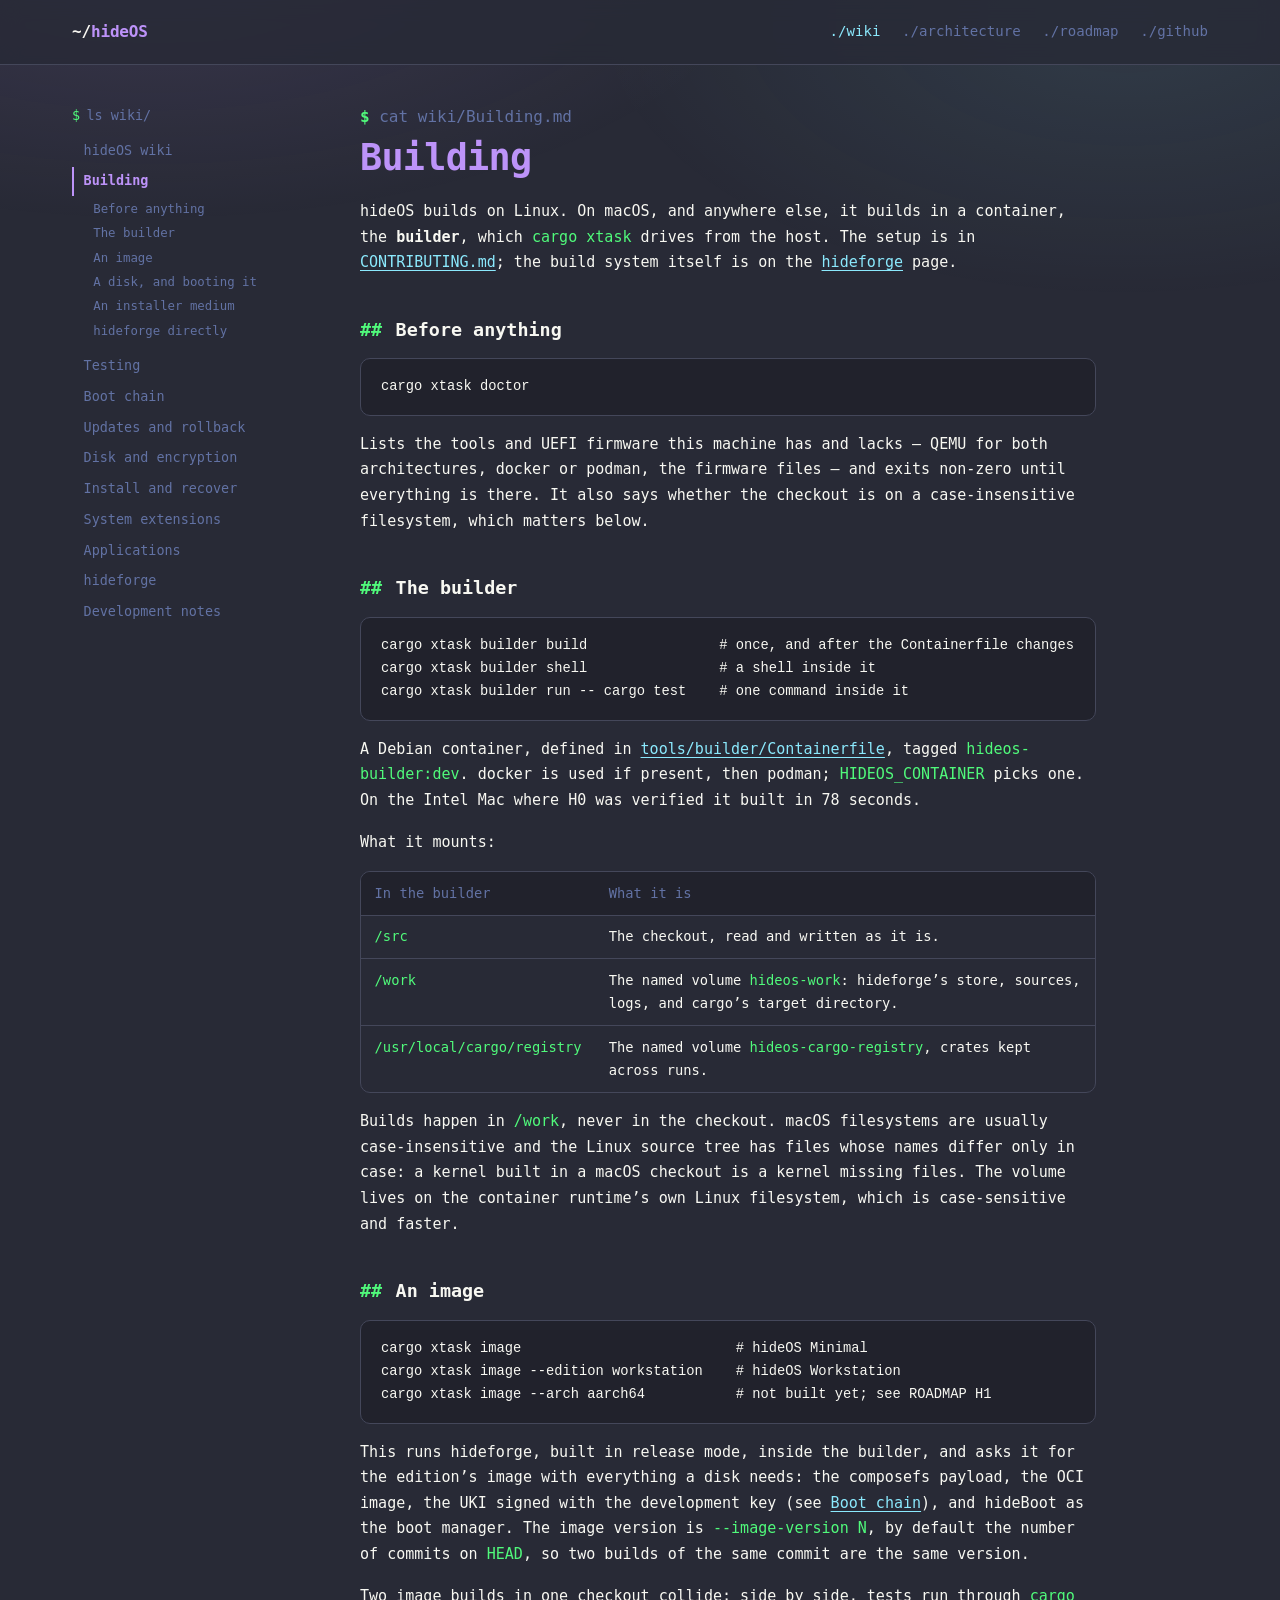
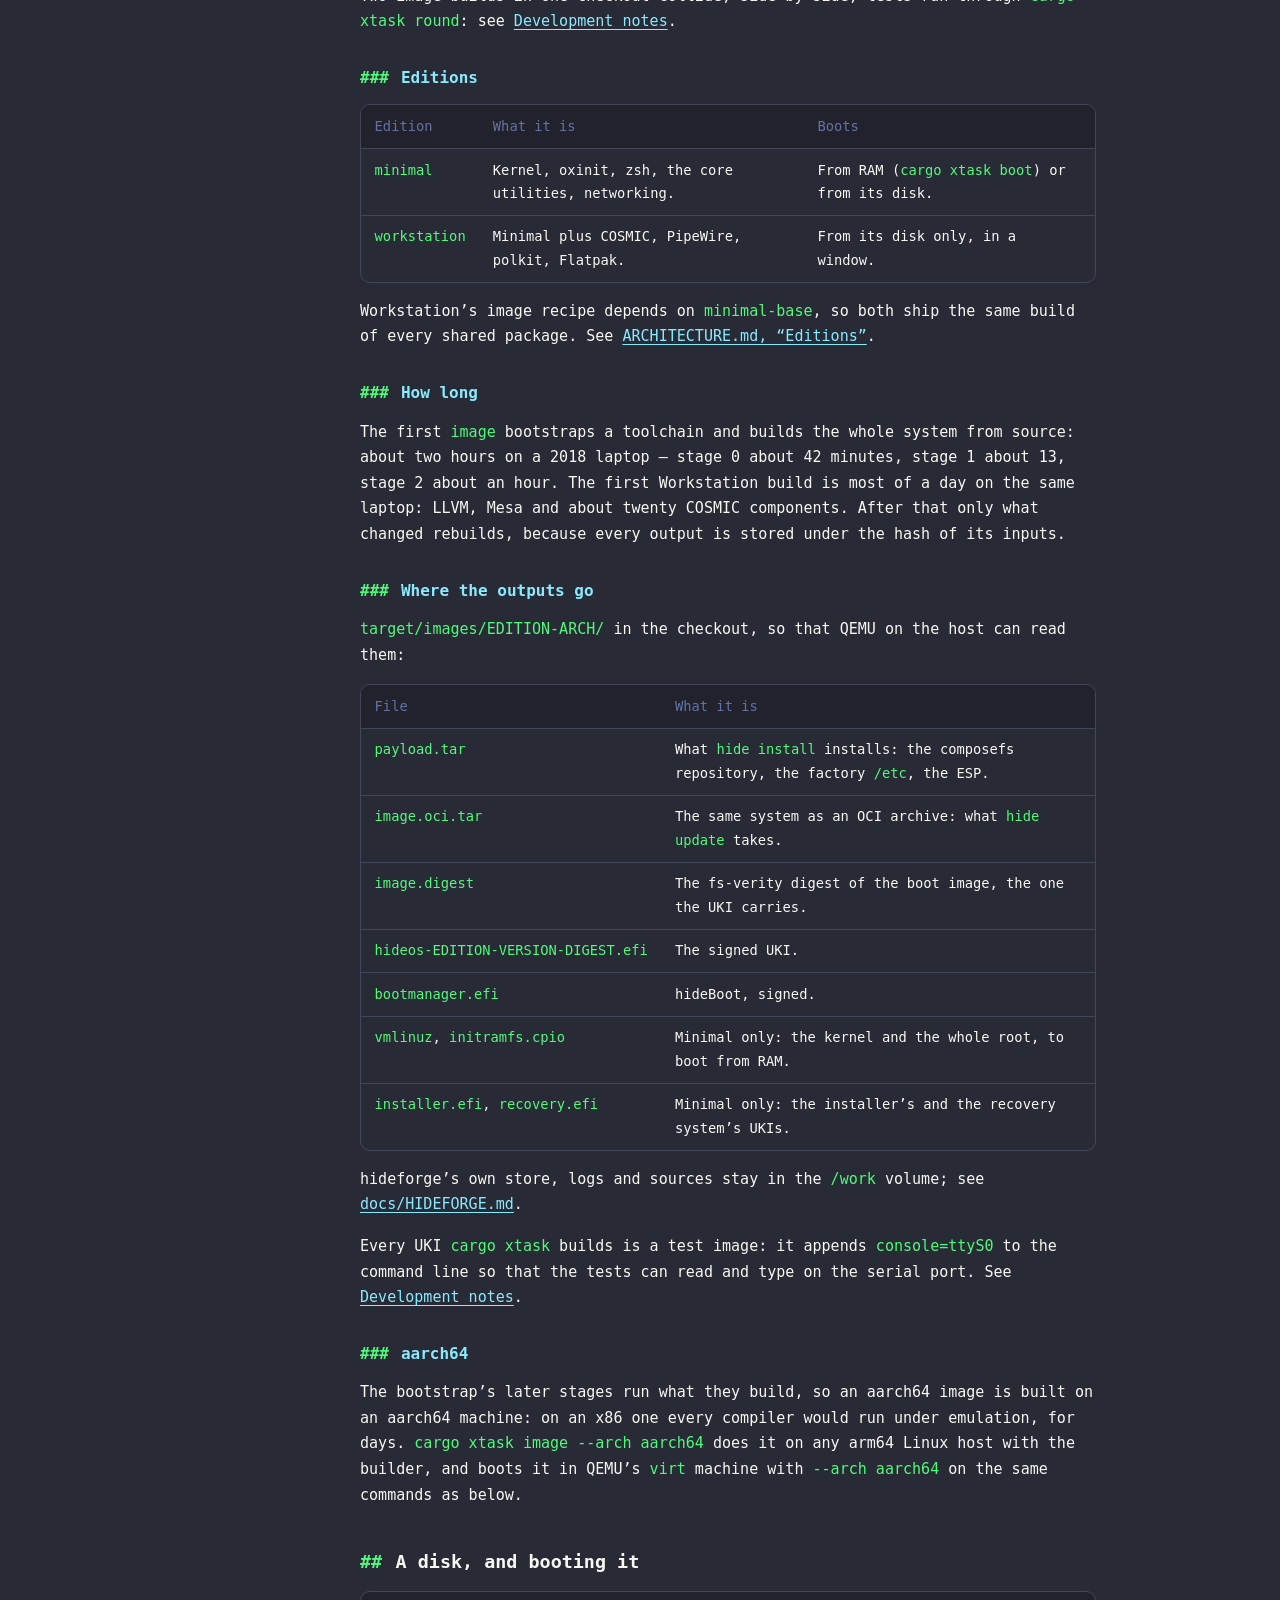
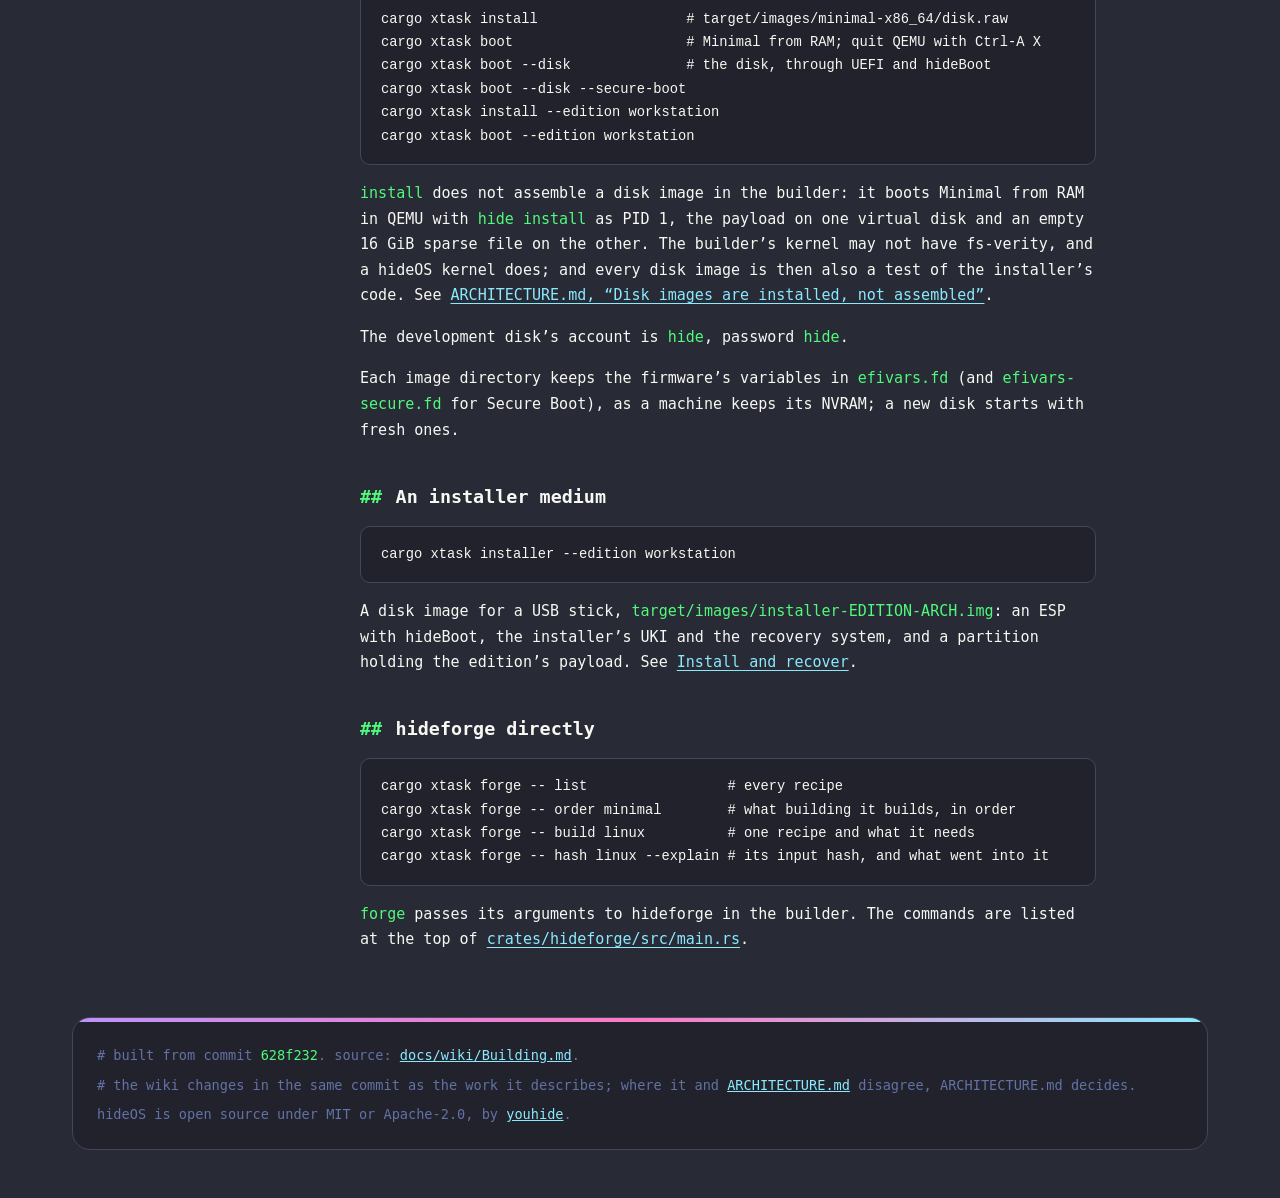
<file: wiki/Building.html>
<!doctype html>
<html lang="en">
<head>
<meta charset="utf-8">
<meta name="viewport" content="width=device-width, initial-scale=1">
<title>Building · hideOS wiki</title>
<meta name="description" content="hideOS builds on Linux. On macOS, and anywhere else, it builds in a container, the builder, which cargo xtask drives from the host. The setup is in…">
<meta name="author" content="Youri Mattar">
<meta name="theme-color" content="#282a36">
<link rel="canonical" href="https://youhide.github.io/hideOS/wiki/Building.html">
<link rel="icon" href="../favicon.svg" type="image/svg+xml">
<link rel="icon" href="../favicon-32x32.png" sizes="32x32" type="image/png">
<link rel="apple-touch-icon" href="../apple-touch-icon.png">
<link rel="stylesheet" href="../style.css">
</head>
<body>
<a class="skip" href="#main">Skip to content</a>

<header class="nav">
  <div class="wrap wrap--wide nav__inner">
    <a class="nav__brand" href="../">~/<span>hideOS</span></a>
    <nav class="nav__links" aria-label="Project">
<a href="index.html" aria-current="page">./wiki</a>
<a href="https://github.com/youhide/hideOS/blob/main/ARCHITECTURE.md">./architecture</a>
<a href="https://github.com/youhide/hideOS/blob/main/ROADMAP.md">./roadmap</a>
<a href="https://github.com/youhide/hideOS">./github</a>
    </nav>
    <details class="nav__menu">
      <summary>menu</summary>
      <nav aria-label="Project">
<a href="index.html" aria-current="page">./wiki</a>
<a href="https://github.com/youhide/hideOS/blob/main/ARCHITECTURE.md">./architecture</a>
<a href="https://github.com/youhide/hideOS/blob/main/ROADMAP.md">./roadmap</a>
<a href="https://github.com/youhide/hideOS">./github</a>
      </nav>
    </details>
  </div>
</header>

<div class="wrap wrap--wide wiki">
  <details class="wiki__toc wiki__toc--compact">
    <summary>wiki/ <b>Building</b></summary>
<nav class="toc" aria-label="Wiki pages">
<p class="toc__title"><span class="sig">$</span>ls wiki/</p>
<ol class="toc__pages">
<li><a href="index.html">hideOS wiki</a></li>
<li><a href="Building.html" aria-current="page">Building</a>
<ol class="toc__sections">
<li><a href="#before-anything">Before anything</a></li>
<li><a href="#the-builder">The builder</a></li>
<li><a href="#an-image">An image</a></li>
<li><a href="#a-disk-and-booting-it">A disk, and booting it</a></li>
<li><a href="#an-installer-medium">An installer medium</a></li>
<li><a href="#hideforge-directly">hideforge directly</a></li>
</ol>
</li>
<li><a href="Testing.html">Testing</a></li>
<li><a href="Boot-chain.html">Boot chain</a></li>
<li><a href="Updates-and-rollback.html">Updates and rollback</a></li>
<li><a href="Disk-and-encryption.html">Disk and encryption</a></li>
<li><a href="Install-and-recover.html">Install and recover</a></li>
<li><a href="System-extensions.html">System extensions</a></li>
<li><a href="Applications.html">Applications</a></li>
<li><a href="hideforge.html">hideforge</a></li>
<li><a href="Development-notes.html">Development notes</a></li>
</ol>
</nav>
  </details>
  <aside class="wiki__toc wiki__toc--side">
<nav class="toc" aria-label="Wiki pages">
<p class="toc__title"><span class="sig">$</span>ls wiki/</p>
<ol class="toc__pages">
<li><a href="index.html">hideOS wiki</a></li>
<li><a href="Building.html" aria-current="page">Building</a>
<ol class="toc__sections">
<li><a href="#before-anything">Before anything</a></li>
<li><a href="#the-builder">The builder</a></li>
<li><a href="#an-image">An image</a></li>
<li><a href="#a-disk-and-booting-it">A disk, and booting it</a></li>
<li><a href="#an-installer-medium">An installer medium</a></li>
<li><a href="#hideforge-directly">hideforge directly</a></li>
</ol>
</li>
<li><a href="Testing.html">Testing</a></li>
<li><a href="Boot-chain.html">Boot chain</a></li>
<li><a href="Updates-and-rollback.html">Updates and rollback</a></li>
<li><a href="Disk-and-encryption.html">Disk and encryption</a></li>
<li><a href="Install-and-recover.html">Install and recover</a></li>
<li><a href="System-extensions.html">System extensions</a></li>
<li><a href="Applications.html">Applications</a></li>
<li><a href="hideforge.html">hideforge</a></li>
<li><a href="Development-notes.html">Development notes</a></li>
</ol>
</nav>
  </aside>
  <main id="main" class="wiki__page">
    <p class="prompt muted"><span class="prompt__sign">$</span>cat wiki/Building.md</p>
    <article class="prose">
<h1 id="building">Building</h1>
<p>hideOS builds on Linux. On macOS, and anywhere else, it builds in a
container, the <strong>builder</strong>, which <code>cargo xtask</code> drives from the host. The
setup is in <a href="https://github.com/youhide/hideOS/blob/main/CONTRIBUTING.md">CONTRIBUTING.md</a>; the build system
itself is on the <a href="hideforge.html">hideforge</a> page.</p>
<h2 id="before-anything"><a class="h" href="#before-anything" aria-hidden="true" tabindex="-1">##</a> Before anything</h2>
<pre><code class="language-sh">cargo xtask doctor
</code></pre>
<p>Lists the tools and UEFI firmware this machine has and lacks — QEMU for
both architectures, docker or podman, the firmware files — and exits
non-zero until everything is there. It also says whether the checkout is
on a case-insensitive filesystem, which matters below.</p>
<h2 id="the-builder"><a class="h" href="#the-builder" aria-hidden="true" tabindex="-1">##</a> The builder</h2>
<pre><code class="language-sh">cargo xtask builder build                # once, and after the Containerfile changes
cargo xtask builder shell                # a shell inside it
cargo xtask builder run -- cargo test    # one command inside it
</code></pre>
<p>A Debian container, defined in
<a href="https://github.com/youhide/hideOS/blob/main/tools/builder/Containerfile">tools/builder/Containerfile</a>, tagged
<code>hideos-builder:dev</code>. docker is used if present, then podman;
<code>HIDEOS_CONTAINER</code> picks one. On the Intel Mac where H0 was verified it
built in 78 seconds.</p>
<p>What it mounts:</p>
<div class="table-wrap">
<table><thead><tr><th>In the builder</th><th>What it is</th></tr></thead><tbody>
<tr><td><code>/src</code></td><td>The checkout, read and written as it is.</td></tr>
<tr><td><code>/work</code></td><td>The named volume <code>hideos-work</code>: hideforge’s store, sources, logs, and cargo’s target directory.</td></tr>
<tr><td><code>/usr/local/cargo/registry</code></td><td>The named volume <code>hideos-cargo-registry</code>, crates kept across runs.</td></tr>
</tbody></table>
</div>
<p>Builds happen in <code>/work</code>, never in the checkout. macOS filesystems are
usually case-insensitive and the Linux source tree has files whose names
differ only in case: a kernel built in a macOS checkout is a kernel
missing files. The volume lives on the container runtime’s own Linux
filesystem, which is case-sensitive and faster.</p>
<h2 id="an-image"><a class="h" href="#an-image" aria-hidden="true" tabindex="-1">##</a> An image</h2>
<pre><code class="language-sh">cargo xtask image                          # hideOS Minimal
cargo xtask image --edition workstation    # hideOS Workstation
cargo xtask image --arch aarch64           # not built yet; see ROADMAP H1
</code></pre>
<p>This runs hideforge, built in release mode, inside the builder, and asks it
for the edition’s image with everything a disk needs: the composefs
payload, the OCI image, the UKI signed with the development key (see
<a href="Boot-chain.html">Boot chain</a>), and hideBoot as the boot manager. The image version is
<code>--image-version N</code>, by default the number of commits on <code>HEAD</code>, so two
builds of the same commit are the same version.</p>
<p>Two image builds in one checkout collide; side by side, tests run through
<code>cargo xtask round</code>: see <a href="Development-notes.html#one-image-build-at-a-time-per-checkout">Development notes</a>.</p>
<h3 id="editions"><a class="h" href="#editions" aria-hidden="true" tabindex="-1">###</a> Editions</h3>
<div class="table-wrap">
<table><thead><tr><th>Edition</th><th>What it is</th><th>Boots</th></tr></thead><tbody>
<tr><td><code>minimal</code></td><td>Kernel, oxinit, zsh, the core utilities, networking.</td><td>From RAM (<code>cargo xtask boot</code>) or from its disk.</td></tr>
<tr><td><code>workstation</code></td><td>Minimal plus COSMIC, PipeWire, polkit, Flatpak.</td><td>From its disk only, in a window.</td></tr>
</tbody></table>
</div>
<p>Workstation’s image recipe depends on <code>minimal-base</code>, so both ship the same
build of every shared package. See
<a href="https://github.com/youhide/hideOS/blob/main/ARCHITECTURE.md#editions">ARCHITECTURE.md, “Editions”</a>.</p>
<h3 id="how-long"><a class="h" href="#how-long" aria-hidden="true" tabindex="-1">###</a> How long</h3>
<p>The first <code>image</code> bootstraps a toolchain and builds the whole system from
source: about two hours on a 2018 laptop — stage 0 about 42 minutes,
stage 1 about 13, stage 2 about an hour. The first Workstation build is
most of a day on the same laptop: LLVM, Mesa and about twenty COSMIC
components. After that only what changed rebuilds, because every output is
stored under the hash of its inputs.</p>
<h3 id="where-the-outputs-go"><a class="h" href="#where-the-outputs-go" aria-hidden="true" tabindex="-1">###</a> Where the outputs go</h3>
<p><code>target/images/EDITION-ARCH/</code> in the checkout, so that QEMU on the host can
read them:</p>
<div class="table-wrap">
<table><thead><tr><th>File</th><th>What it is</th></tr></thead><tbody>
<tr><td><code>payload.tar</code></td><td>What <code>hide install</code> installs: the composefs repository, the factory <code>/etc</code>, the ESP.</td></tr>
<tr><td><code>image.oci.tar</code></td><td>The same system as an OCI archive: what <code>hide update</code> takes.</td></tr>
<tr><td><code>image.digest</code></td><td>The fs-verity digest of the boot image, the one the UKI carries.</td></tr>
<tr><td><code>hideos-EDITION-VERSION-DIGEST.efi</code></td><td>The signed UKI.</td></tr>
<tr><td><code>bootmanager.efi</code></td><td>hideBoot, signed.</td></tr>
<tr><td><code>vmlinuz</code>, <code>initramfs.cpio</code></td><td>Minimal only: the kernel and the whole root, to boot from RAM.</td></tr>
<tr><td><code>installer.efi</code>, <code>recovery.efi</code></td><td>Minimal only: the installer’s and the recovery system’s UKIs.</td></tr>
</tbody></table>
</div>
<p>hideforge’s own store, logs and sources stay in the <code>/work</code> volume; see
<a href="https://github.com/youhide/hideOS/blob/main/docs/HIDEFORGE.md#layout-on-disk">docs/HIDEFORGE.md</a>.</p>
<p>Every UKI <code>cargo xtask</code> builds is a test image: it appends
<code>console=ttyS0</code> to the command line so that the tests can read and type on
the serial port. See <a href="Development-notes.html#the-screen-is-the-console-tests-append-the-serial-port">Development notes</a>.</p>
<h3 id="aarch64"><a class="h" href="#aarch64" aria-hidden="true" tabindex="-1">###</a> aarch64</h3>
<p>The bootstrap’s later stages run what they build, so an aarch64 image is
built on an aarch64 machine: on an x86 one every compiler would run under
emulation, for days. <code>cargo xtask image --arch aarch64</code> does it on any
arm64 Linux host with the builder, and boots it in QEMU’s <code>virt</code> machine
with <code>--arch aarch64</code> on the same commands as below.</p>
<h2 id="a-disk-and-booting-it"><a class="h" href="#a-disk-and-booting-it" aria-hidden="true" tabindex="-1">##</a> A disk, and booting it</h2>
<pre><code class="language-sh">cargo xtask install                  # target/images/minimal-x86_64/disk.raw
cargo xtask boot                     # Minimal from RAM; quit QEMU with Ctrl-A X
cargo xtask boot --disk              # the disk, through UEFI and hideBoot
cargo xtask boot --disk --secure-boot
cargo xtask install --edition workstation
cargo xtask boot --edition workstation
</code></pre>
<p><code>install</code> does not assemble a disk image in the builder: it boots Minimal
from RAM in QEMU with <code>hide install</code> as PID 1, the payload on one virtual
disk and an empty 16 GiB sparse file on the other. The builder’s kernel may
not have fs-verity, and a hideOS kernel does; and every disk image is then
also a test of the installer’s code. See
<a href="https://github.com/youhide/hideOS/blob/main/ARCHITECTURE.md#disk-images-are-installed-not-assembled">ARCHITECTURE.md, “Disk images are installed, not assembled”</a>.</p>
<p>The development disk’s account is <code>hide</code>, password <code>hide</code>.</p>
<p>Each image directory keeps the firmware’s variables in <code>efivars.fd</code> (and
<code>efivars-secure.fd</code> for Secure Boot), as a machine keeps its NVRAM; a new
disk starts with fresh ones.</p>
<h2 id="an-installer-medium"><a class="h" href="#an-installer-medium" aria-hidden="true" tabindex="-1">##</a> An installer medium</h2>
<pre><code class="language-sh">cargo xtask installer --edition workstation
</code></pre>
<p>A disk image for a USB stick, <code>target/images/installer-EDITION-ARCH.img</code>:
an ESP with hideBoot, the installer’s UKI and the recovery system, and a
partition holding the edition’s payload. See <a href="Install-and-recover.html">Install and recover</a>.</p>
<h2 id="hideforge-directly"><a class="h" href="#hideforge-directly" aria-hidden="true" tabindex="-1">##</a> hideforge directly</h2>
<pre><code class="language-sh">cargo xtask forge -- list                 # every recipe
cargo xtask forge -- order minimal        # what building it builds, in order
cargo xtask forge -- build linux          # one recipe and what it needs
cargo xtask forge -- hash linux --explain # its input hash, and what went into it
</code></pre>
<p><code>forge</code> passes its arguments to hideforge in the builder. The commands are
listed at the top of
<a href="https://github.com/youhide/hideOS/blob/main/crates/hideforge/src/main.rs">crates/hideforge/src/main.rs</a>.</p>
    </article>
  </main>
</div>

<footer class="footer">
  <div class="wrap wrap--wide">
    <div class="footer__card">
      <div class="footer__accent"></div>
      <div class="footer__body">
        <p># built from commit <code>628f232</code>. source: <a href="https://github.com/youhide/hideOS/blob/main/docs/wiki/Building.md">docs/wiki/Building.md</a>.</p>
        <p># the wiki changes in the same commit as the work it describes; where it and <a href="https://github.com/youhide/hideOS/blob/main/ARCHITECTURE.md">ARCHITECTURE.md</a> disagree, ARCHITECTURE.md decides.</p>
        <p>hideOS is open source under MIT or Apache-2.0, by <a href="https://youhide.com.br">youhide</a>.</p>
      </div>
    </div>
  </div>
</footer>
</body>
</html>
</file>
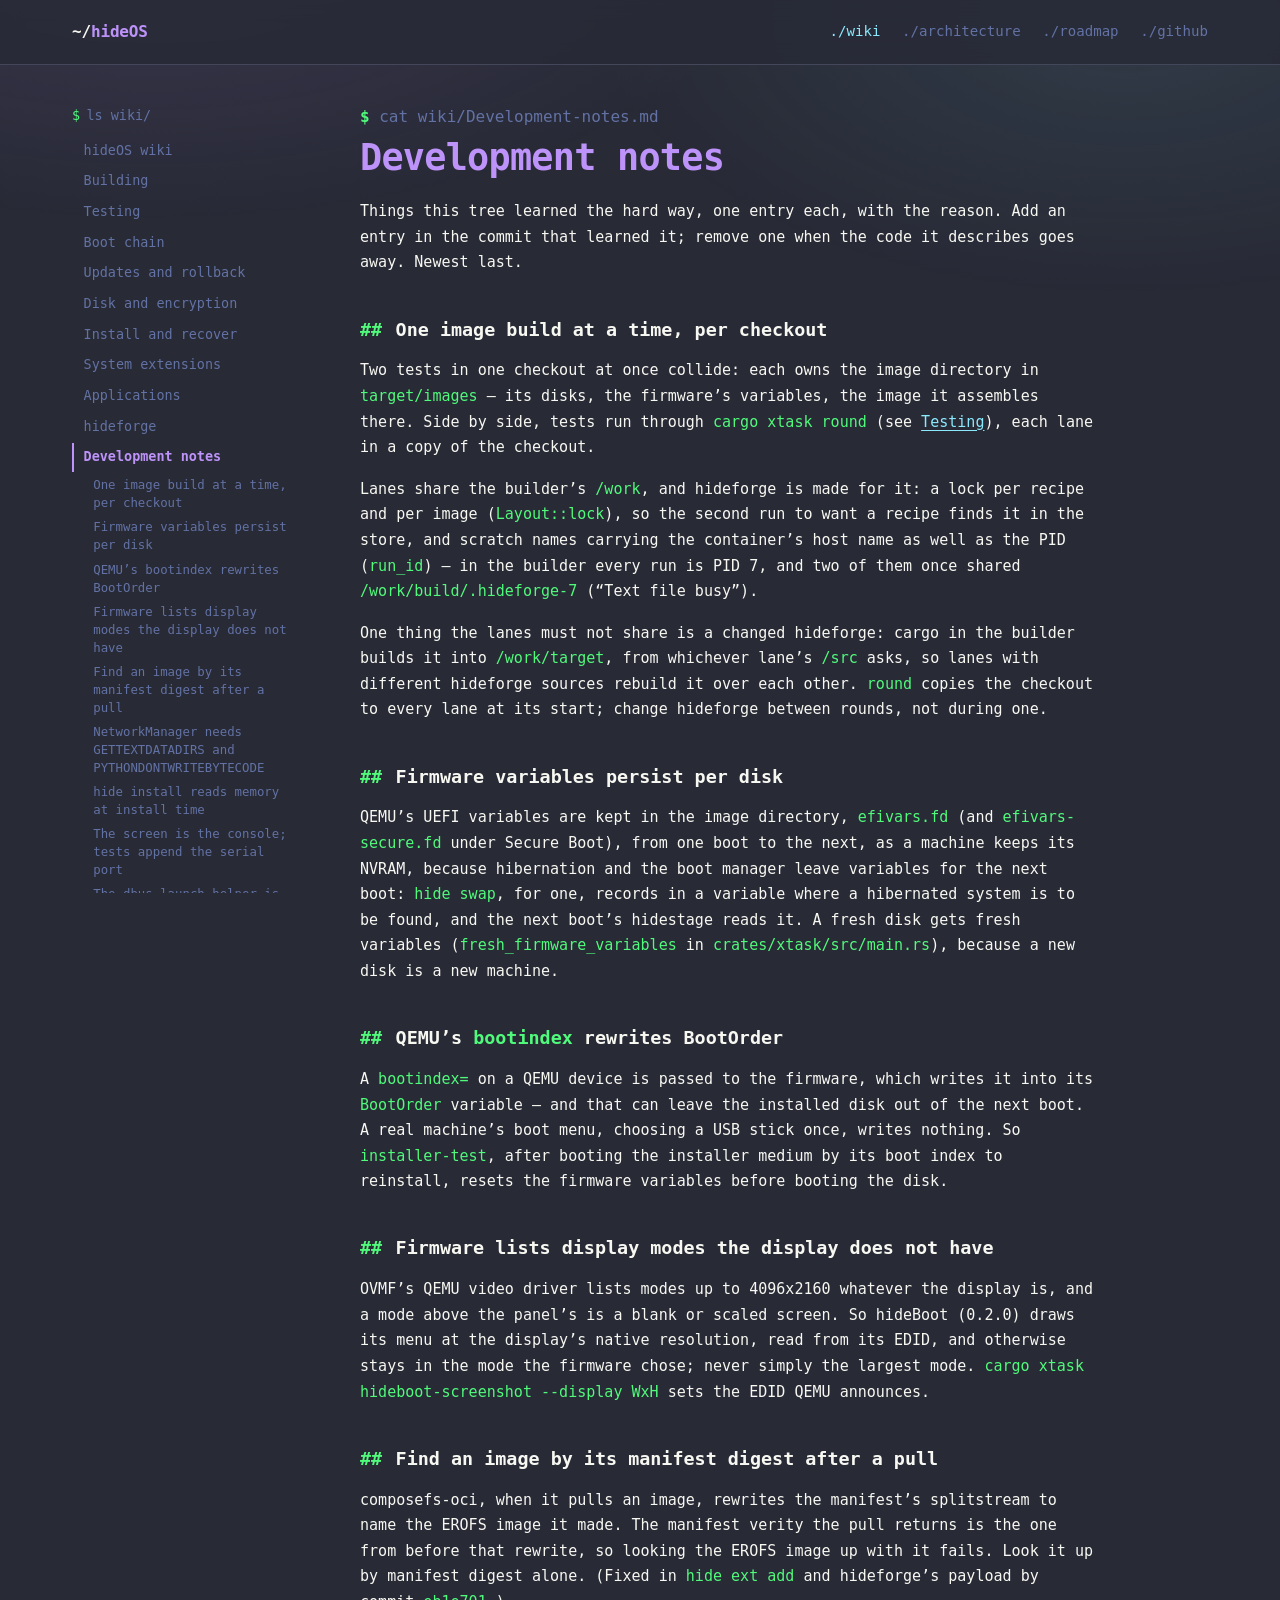
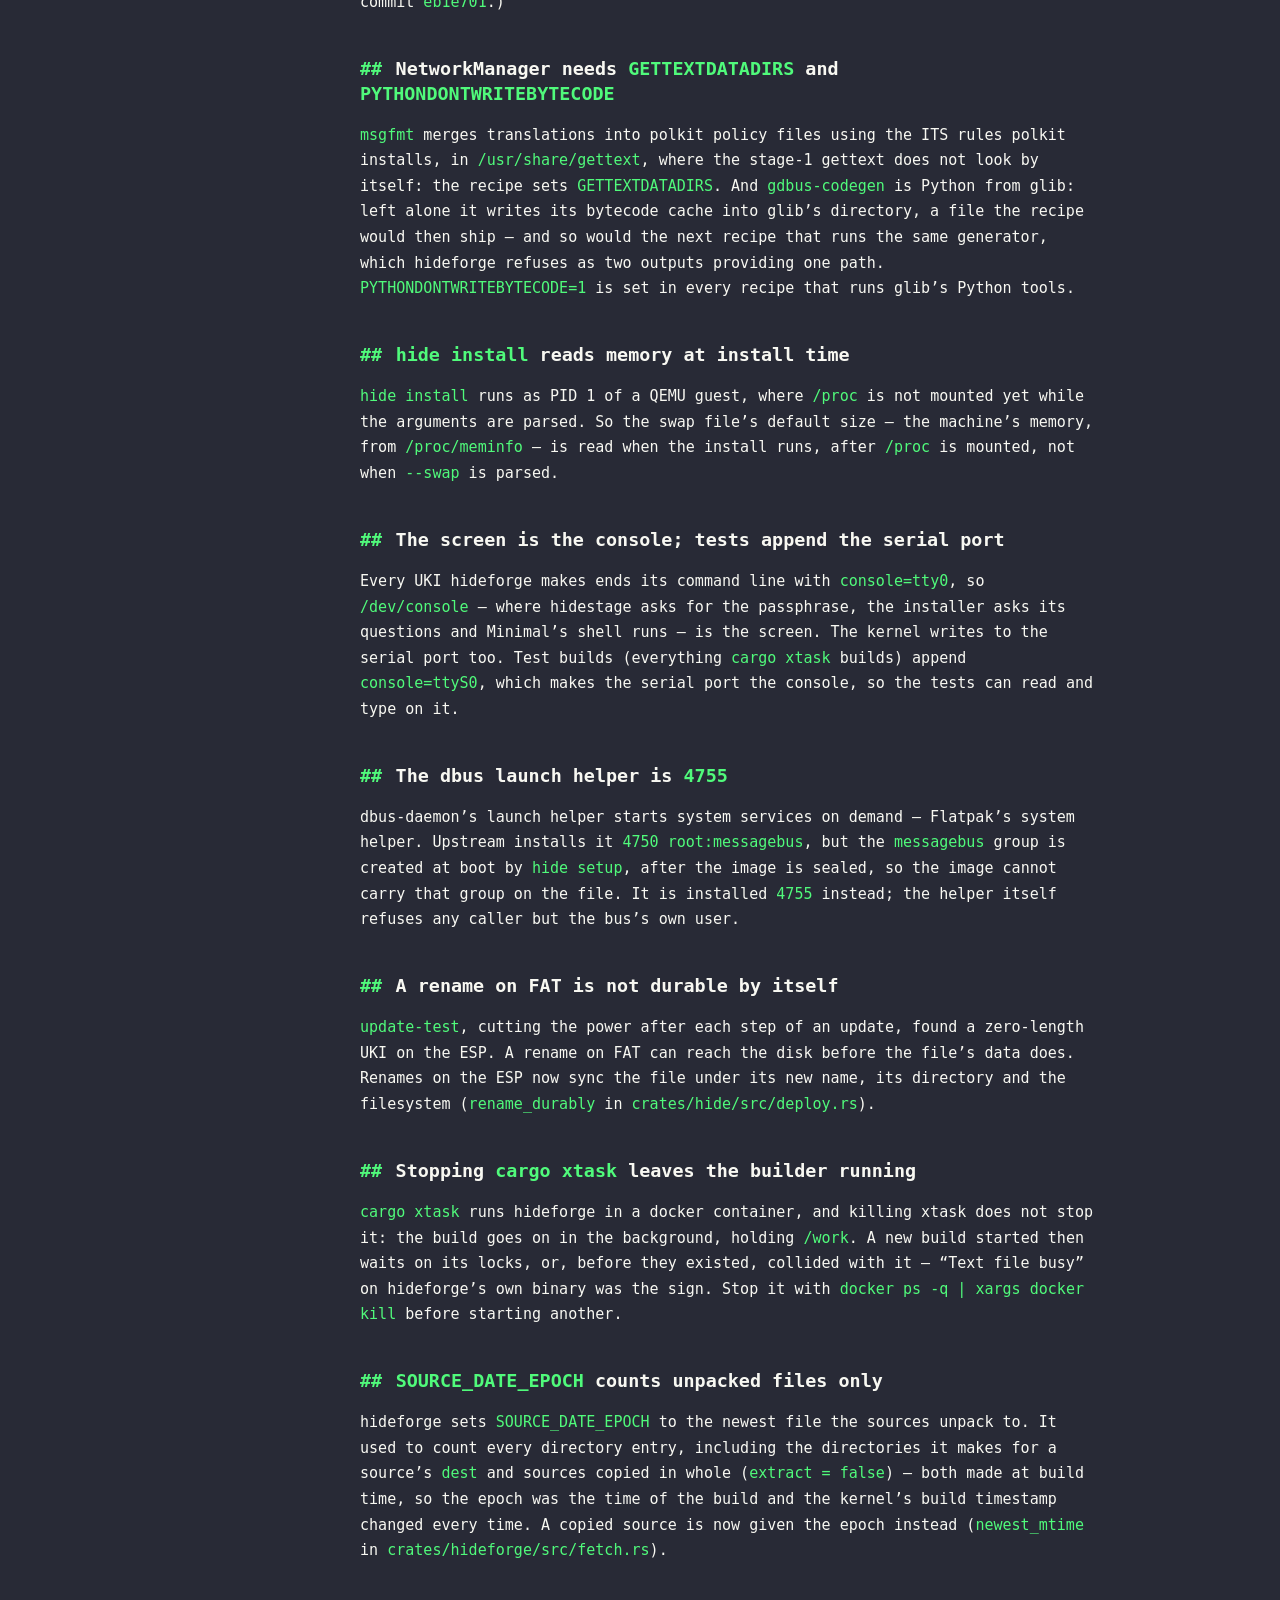
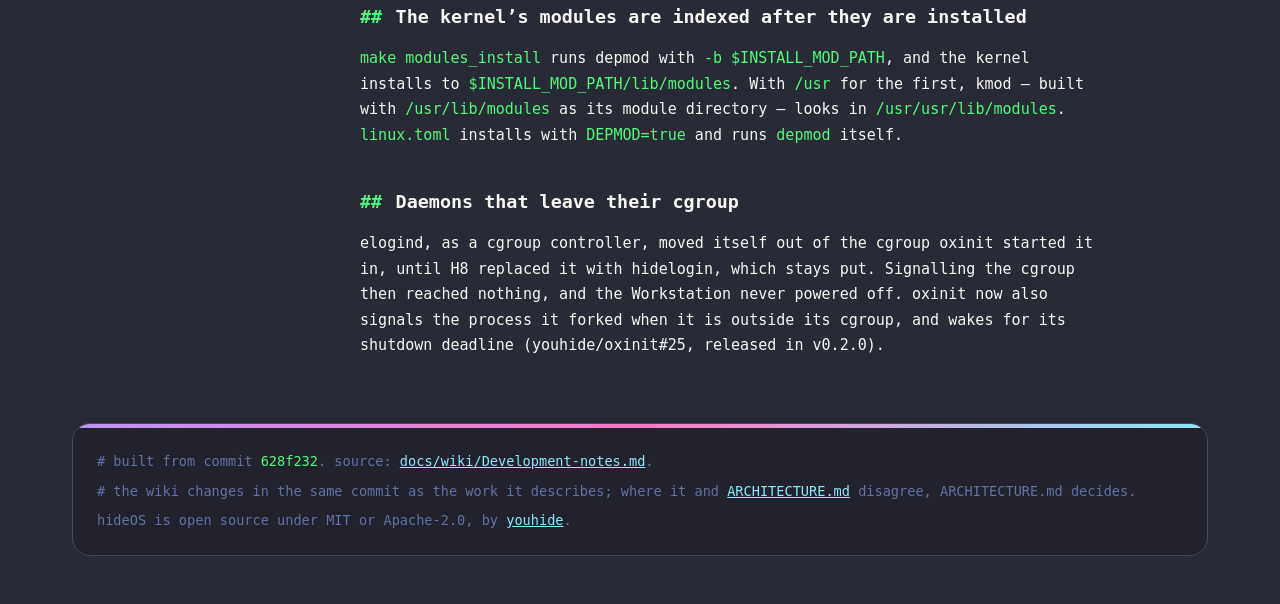
<file: wiki/Development-notes.html>
<!doctype html>
<html lang="en">
<head>
<meta charset="utf-8">
<meta name="viewport" content="width=device-width, initial-scale=1">
<title>Development notes · hideOS wiki</title>
<meta name="description" content="Things this tree learned the hard way, one entry each, with the reason. Add an entry in the commit that learned it; remove one when the code it describes goes…">
<meta name="author" content="Youri Mattar">
<meta name="theme-color" content="#282a36">
<link rel="canonical" href="https://youhide.github.io/hideOS/wiki/Development-notes.html">
<link rel="icon" href="../favicon.svg" type="image/svg+xml">
<link rel="icon" href="../favicon-32x32.png" sizes="32x32" type="image/png">
<link rel="apple-touch-icon" href="../apple-touch-icon.png">
<link rel="stylesheet" href="../style.css">
</head>
<body>
<a class="skip" href="#main">Skip to content</a>

<header class="nav">
  <div class="wrap wrap--wide nav__inner">
    <a class="nav__brand" href="../">~/<span>hideOS</span></a>
    <nav class="nav__links" aria-label="Project">
<a href="index.html" aria-current="page">./wiki</a>
<a href="https://github.com/youhide/hideOS/blob/main/ARCHITECTURE.md">./architecture</a>
<a href="https://github.com/youhide/hideOS/blob/main/ROADMAP.md">./roadmap</a>
<a href="https://github.com/youhide/hideOS">./github</a>
    </nav>
    <details class="nav__menu">
      <summary>menu</summary>
      <nav aria-label="Project">
<a href="index.html" aria-current="page">./wiki</a>
<a href="https://github.com/youhide/hideOS/blob/main/ARCHITECTURE.md">./architecture</a>
<a href="https://github.com/youhide/hideOS/blob/main/ROADMAP.md">./roadmap</a>
<a href="https://github.com/youhide/hideOS">./github</a>
      </nav>
    </details>
  </div>
</header>

<div class="wrap wrap--wide wiki">
  <details class="wiki__toc wiki__toc--compact">
    <summary>wiki/ <b>Development notes</b></summary>
<nav class="toc" aria-label="Wiki pages">
<p class="toc__title"><span class="sig">$</span>ls wiki/</p>
<ol class="toc__pages">
<li><a href="index.html">hideOS wiki</a></li>
<li><a href="Building.html">Building</a></li>
<li><a href="Testing.html">Testing</a></li>
<li><a href="Boot-chain.html">Boot chain</a></li>
<li><a href="Updates-and-rollback.html">Updates and rollback</a></li>
<li><a href="Disk-and-encryption.html">Disk and encryption</a></li>
<li><a href="Install-and-recover.html">Install and recover</a></li>
<li><a href="System-extensions.html">System extensions</a></li>
<li><a href="Applications.html">Applications</a></li>
<li><a href="hideforge.html">hideforge</a></li>
<li><a href="Development-notes.html" aria-current="page">Development notes</a>
<ol class="toc__sections">
<li><a href="#one-image-build-at-a-time-per-checkout">One image build at a time, per checkout</a></li>
<li><a href="#firmware-variables-persist-per-disk">Firmware variables persist per disk</a></li>
<li><a href="#qemus-bootindex-rewrites-bootorder">QEMU’s bootindex rewrites BootOrder</a></li>
<li><a href="#firmware-lists-display-modes-the-display-does-not-have">Firmware lists display modes the display does not have</a></li>
<li><a href="#find-an-image-by-its-manifest-digest-after-a-pull">Find an image by its manifest digest after a pull</a></li>
<li><a href="#networkmanager-needs-gettextdatadirs-and-pythondontwritebytecode">NetworkManager needs GETTEXTDATADIRS and PYTHONDONTWRITEBYTECODE</a></li>
<li><a href="#hide-install-reads-memory-at-install-time">hide install reads memory at install time</a></li>
<li><a href="#the-screen-is-the-console-tests-append-the-serial-port">The screen is the console; tests append the serial port</a></li>
<li><a href="#the-dbus-launch-helper-is-4755">The dbus launch helper is 4755</a></li>
<li><a href="#a-rename-on-fat-is-not-durable-by-itself">A rename on FAT is not durable by itself</a></li>
<li><a href="#stopping-cargo-xtask-leaves-the-builder-running">Stopping cargo xtask leaves the builder running</a></li>
<li><a href="#source_date_epoch-counts-unpacked-files-only">SOURCE_DATE_EPOCH counts unpacked files only</a></li>
<li><a href="#the-kernels-modules-are-indexed-after-they-are-installed">The kernel’s modules are indexed after they are installed</a></li>
<li><a href="#daemons-that-leave-their-cgroup">Daemons that leave their cgroup</a></li>
</ol>
</li>
</ol>
</nav>
  </details>
  <aside class="wiki__toc wiki__toc--side">
<nav class="toc" aria-label="Wiki pages">
<p class="toc__title"><span class="sig">$</span>ls wiki/</p>
<ol class="toc__pages">
<li><a href="index.html">hideOS wiki</a></li>
<li><a href="Building.html">Building</a></li>
<li><a href="Testing.html">Testing</a></li>
<li><a href="Boot-chain.html">Boot chain</a></li>
<li><a href="Updates-and-rollback.html">Updates and rollback</a></li>
<li><a href="Disk-and-encryption.html">Disk and encryption</a></li>
<li><a href="Install-and-recover.html">Install and recover</a></li>
<li><a href="System-extensions.html">System extensions</a></li>
<li><a href="Applications.html">Applications</a></li>
<li><a href="hideforge.html">hideforge</a></li>
<li><a href="Development-notes.html" aria-current="page">Development notes</a>
<ol class="toc__sections">
<li><a href="#one-image-build-at-a-time-per-checkout">One image build at a time, per checkout</a></li>
<li><a href="#firmware-variables-persist-per-disk">Firmware variables persist per disk</a></li>
<li><a href="#qemus-bootindex-rewrites-bootorder">QEMU’s bootindex rewrites BootOrder</a></li>
<li><a href="#firmware-lists-display-modes-the-display-does-not-have">Firmware lists display modes the display does not have</a></li>
<li><a href="#find-an-image-by-its-manifest-digest-after-a-pull">Find an image by its manifest digest after a pull</a></li>
<li><a href="#networkmanager-needs-gettextdatadirs-and-pythondontwritebytecode">NetworkManager needs GETTEXTDATADIRS and PYTHONDONTWRITEBYTECODE</a></li>
<li><a href="#hide-install-reads-memory-at-install-time">hide install reads memory at install time</a></li>
<li><a href="#the-screen-is-the-console-tests-append-the-serial-port">The screen is the console; tests append the serial port</a></li>
<li><a href="#the-dbus-launch-helper-is-4755">The dbus launch helper is 4755</a></li>
<li><a href="#a-rename-on-fat-is-not-durable-by-itself">A rename on FAT is not durable by itself</a></li>
<li><a href="#stopping-cargo-xtask-leaves-the-builder-running">Stopping cargo xtask leaves the builder running</a></li>
<li><a href="#source_date_epoch-counts-unpacked-files-only">SOURCE_DATE_EPOCH counts unpacked files only</a></li>
<li><a href="#the-kernels-modules-are-indexed-after-they-are-installed">The kernel’s modules are indexed after they are installed</a></li>
<li><a href="#daemons-that-leave-their-cgroup">Daemons that leave their cgroup</a></li>
</ol>
</li>
</ol>
</nav>
  </aside>
  <main id="main" class="wiki__page">
    <p class="prompt muted"><span class="prompt__sign">$</span>cat wiki/Development-notes.md</p>
    <article class="prose">
<h1 id="development-notes">Development notes</h1>
<p>Things this tree learned the hard way, one entry each, with the reason.
Add an entry in the commit that learned it; remove one when the code it
describes goes away. Newest last.</p>
<h2 id="one-image-build-at-a-time-per-checkout"><a class="h" href="#one-image-build-at-a-time-per-checkout" aria-hidden="true" tabindex="-1">##</a> One image build at a time, per checkout</h2>
<p>Two tests in one checkout at once collide: each owns the image directory
in <code>target/images</code> — its disks, the firmware’s variables, the image it
assembles there. Side by side, tests run through <code>cargo xtask round</code>
(see <a href="Testing.html#a-round-of-tests">Testing</a>), each lane in a copy of the checkout.</p>
<p>Lanes share the builder’s <code>/work</code>, and hideforge is made for it: a lock
per recipe and per image (<code>Layout::lock</code>), so the second run to want a
recipe finds it in the store, and scratch names carrying the container’s
host name as well as the PID (<code>run_id</code>) — in the builder every run is
PID 7, and two of them once shared <code>/work/build/.hideforge-7</code> (“Text file
busy”).</p>
<p>One thing the lanes must not share is a changed hideforge: cargo in the
builder builds it into <code>/work/target</code>, from whichever lane’s <code>/src</code> asks,
so lanes with different hideforge sources rebuild it over each other.
<code>round</code> copies the checkout to every lane at its start; change hideforge
between rounds, not during one.</p>
<h2 id="firmware-variables-persist-per-disk"><a class="h" href="#firmware-variables-persist-per-disk" aria-hidden="true" tabindex="-1">##</a> Firmware variables persist per disk</h2>
<p>QEMU’s UEFI variables are kept in the image directory, <code>efivars.fd</code> (and
<code>efivars-secure.fd</code> under Secure Boot), from one boot to the next, as a
machine keeps its NVRAM, because hibernation and the boot manager leave
variables for the next boot: <code>hide swap</code>, for one, records in a variable
where a hibernated system is to be found, and the next boot’s hidestage
reads it. A fresh disk gets fresh variables (<code>fresh_firmware_variables</code> in
<code>crates/xtask/src/main.rs</code>), because a new disk is a new machine.</p>
<h2 id="qemus-bootindex-rewrites-bootorder"><a class="h" href="#qemus-bootindex-rewrites-bootorder" aria-hidden="true" tabindex="-1">##</a> QEMU’s <code>bootindex</code> rewrites BootOrder</h2>
<p>A <code>bootindex=</code> on a QEMU device is passed to the firmware, which writes it
into its <code>BootOrder</code> variable — and that can leave the installed disk out
of the next boot. A real machine’s boot menu, choosing a USB stick once,
writes nothing. So <code>installer-test</code>, after booting the installer medium by
its boot index to reinstall, resets the firmware variables before booting
the disk.</p>
<h2 id="firmware-lists-display-modes-the-display-does-not-have"><a class="h" href="#firmware-lists-display-modes-the-display-does-not-have" aria-hidden="true" tabindex="-1">##</a> Firmware lists display modes the display does not have</h2>
<p>OVMF’s QEMU video driver lists modes up to 4096x2160 whatever the display
is, and a mode above the panel’s is a blank or scaled screen. So hideBoot
(0.2.0) draws its menu at the display’s native resolution, read from its
EDID, and otherwise stays in the mode the firmware chose; never simply the
largest mode. <code>cargo xtask hideboot-screenshot --display WxH</code> sets the
EDID QEMU announces.</p>
<h2 id="find-an-image-by-its-manifest-digest-after-a-pull"><a class="h" href="#find-an-image-by-its-manifest-digest-after-a-pull" aria-hidden="true" tabindex="-1">##</a> Find an image by its manifest digest after a pull</h2>
<p>composefs-oci, when it pulls an image, rewrites the manifest’s splitstream
to name the EROFS image it made. The manifest verity the pull returns is
the one from before that rewrite, so looking the EROFS image up with it
fails. Look it up by manifest digest alone. (Fixed in <code>hide ext add</code> and
hideforge’s payload by commit <code>eb1e701</code>.)</p>
<h2 id="networkmanager-needs-gettextdatadirs-and-pythondontwritebytecode"><a class="h" href="#networkmanager-needs-gettextdatadirs-and-pythondontwritebytecode" aria-hidden="true" tabindex="-1">##</a> NetworkManager needs <code>GETTEXTDATADIRS</code> and <code>PYTHONDONTWRITEBYTECODE</code></h2>
<p><code>msgfmt</code> merges translations into polkit policy files using the ITS rules
polkit installs, in <code>/usr/share/gettext</code>, where the stage-1 gettext does
not look by itself: the recipe sets <code>GETTEXTDATADIRS</code>. And <code>gdbus-codegen</code>
is Python from glib: left alone it writes its bytecode cache into glib’s
directory, a file the recipe would then ship — and so would the next
recipe that runs the same generator, which hideforge refuses as two outputs
providing one path. <code>PYTHONDONTWRITEBYTECODE=1</code> is set in every recipe that
runs glib’s Python tools.</p>
<h2 id="hide-install-reads-memory-at-install-time"><a class="h" href="#hide-install-reads-memory-at-install-time" aria-hidden="true" tabindex="-1">##</a> <code>hide install</code> reads memory at install time</h2>
<p><code>hide install</code> runs as PID 1 of a QEMU guest, where <code>/proc</code> is not mounted
yet while the arguments are parsed. So the swap file’s default size — the
machine’s memory, from <code>/proc/meminfo</code> — is read when the install runs,
after <code>/proc</code> is mounted, not when <code>--swap</code> is parsed.</p>
<h2 id="the-screen-is-the-console-tests-append-the-serial-port"><a class="h" href="#the-screen-is-the-console-tests-append-the-serial-port" aria-hidden="true" tabindex="-1">##</a> The screen is the console; tests append the serial port</h2>
<p>Every UKI hideforge makes ends its command line with <code>console=tty0</code>, so
<code>/dev/console</code> — where hidestage asks for the passphrase, the installer
asks its questions and Minimal’s shell runs — is the screen. The kernel
writes to the serial port too. Test builds (everything <code>cargo xtask</code>
builds) append <code>console=ttyS0</code>, which makes the serial port the console, so
the tests can read and type on it.</p>
<h2 id="the-dbus-launch-helper-is-4755"><a class="h" href="#the-dbus-launch-helper-is-4755" aria-hidden="true" tabindex="-1">##</a> The dbus launch helper is <code>4755</code></h2>
<p>dbus-daemon’s launch helper starts system services on demand — Flatpak’s
system helper. Upstream installs it <code>4750 root:messagebus</code>, but the
<code>messagebus</code> group is created at boot by <code>hide setup</code>, after the image is
sealed, so the image cannot carry that group on the file. It is installed
<code>4755</code> instead; the helper itself refuses any caller but the bus’s own
user.</p>
<h2 id="a-rename-on-fat-is-not-durable-by-itself"><a class="h" href="#a-rename-on-fat-is-not-durable-by-itself" aria-hidden="true" tabindex="-1">##</a> A rename on FAT is not durable by itself</h2>
<p><code>update-test</code>, cutting the power after each step of an update, found a
zero-length UKI on the ESP. A rename on FAT can reach the disk before the
file’s data does. Renames on the ESP now sync the file under its new name,
its directory and the filesystem (<code>rename_durably</code> in
<code>crates/hide/src/deploy.rs</code>).</p>
<h2 id="stopping-cargo-xtask-leaves-the-builder-running"><a class="h" href="#stopping-cargo-xtask-leaves-the-builder-running" aria-hidden="true" tabindex="-1">##</a> Stopping <code>cargo xtask</code> leaves the builder running</h2>
<p><code>cargo xtask</code> runs hideforge in a docker container, and killing xtask does
not stop it: the build goes on in the background, holding <code>/work</code>. A new
build started then waits on its locks, or, before they existed,
collided with it — “Text file busy” on hideforge’s own binary was the
sign. Stop it with
<code>docker ps -q | xargs docker kill</code> before starting another.</p>
<h2 id="source_date_epoch-counts-unpacked-files-only"><a class="h" href="#source_date_epoch-counts-unpacked-files-only" aria-hidden="true" tabindex="-1">##</a> <code>SOURCE_DATE_EPOCH</code> counts unpacked files only</h2>
<p>hideforge sets <code>SOURCE_DATE_EPOCH</code> to the newest file the sources unpack
to. It used to count every directory entry, including the directories it
makes for a source’s <code>dest</code> and sources copied in whole (<code>extract = false</code>) — both made at build time, so the epoch was the time of the build
and the kernel’s build timestamp changed every time. A copied source is now
given the epoch instead (<code>newest_mtime</code> in <code>crates/hideforge/src/fetch.rs</code>).</p>
<h2 id="the-kernels-modules-are-indexed-after-they-are-installed"><a class="h" href="#the-kernels-modules-are-indexed-after-they-are-installed" aria-hidden="true" tabindex="-1">##</a> The kernel’s modules are indexed after they are installed</h2>
<p><code>make modules_install</code> runs depmod with <code>-b $INSTALL_MOD_PATH</code>, and the
kernel installs to <code>$INSTALL_MOD_PATH/lib/modules</code>. With <code>/usr</code> for the
first, kmod — built with <code>/usr/lib/modules</code> as its module directory —
looks in <code>/usr/usr/lib/modules</code>. <code>linux.toml</code> installs with <code>DEPMOD=true</code>
and runs <code>depmod</code> itself.</p>
<h2 id="daemons-that-leave-their-cgroup"><a class="h" href="#daemons-that-leave-their-cgroup" aria-hidden="true" tabindex="-1">##</a> Daemons that leave their cgroup</h2>
<p>elogind, as a cgroup controller, moved itself out of the cgroup oxinit
started it in, until H8 replaced it with hidelogin, which stays put.
Signalling the cgroup then reached nothing, and the Workstation never
powered off. oxinit now also signals the process it
forked when it is outside its cgroup, and wakes for its shutdown deadline
(youhide/oxinit#25, released in v0.2.0).</p>
    </article>
  </main>
</div>

<footer class="footer">
  <div class="wrap wrap--wide">
    <div class="footer__card">
      <div class="footer__accent"></div>
      <div class="footer__body">
        <p># built from commit <code>628f232</code>. source: <a href="https://github.com/youhide/hideOS/blob/main/docs/wiki/Development-notes.md">docs/wiki/Development-notes.md</a>.</p>
        <p># the wiki changes in the same commit as the work it describes; where it and <a href="https://github.com/youhide/hideOS/blob/main/ARCHITECTURE.md">ARCHITECTURE.md</a> disagree, ARCHITECTURE.md decides.</p>
        <p>hideOS is open source under MIT or Apache-2.0, by <a href="https://youhide.com.br">youhide</a>.</p>
      </div>
    </div>
  </div>
</footer>
</body>
</html>
</file>
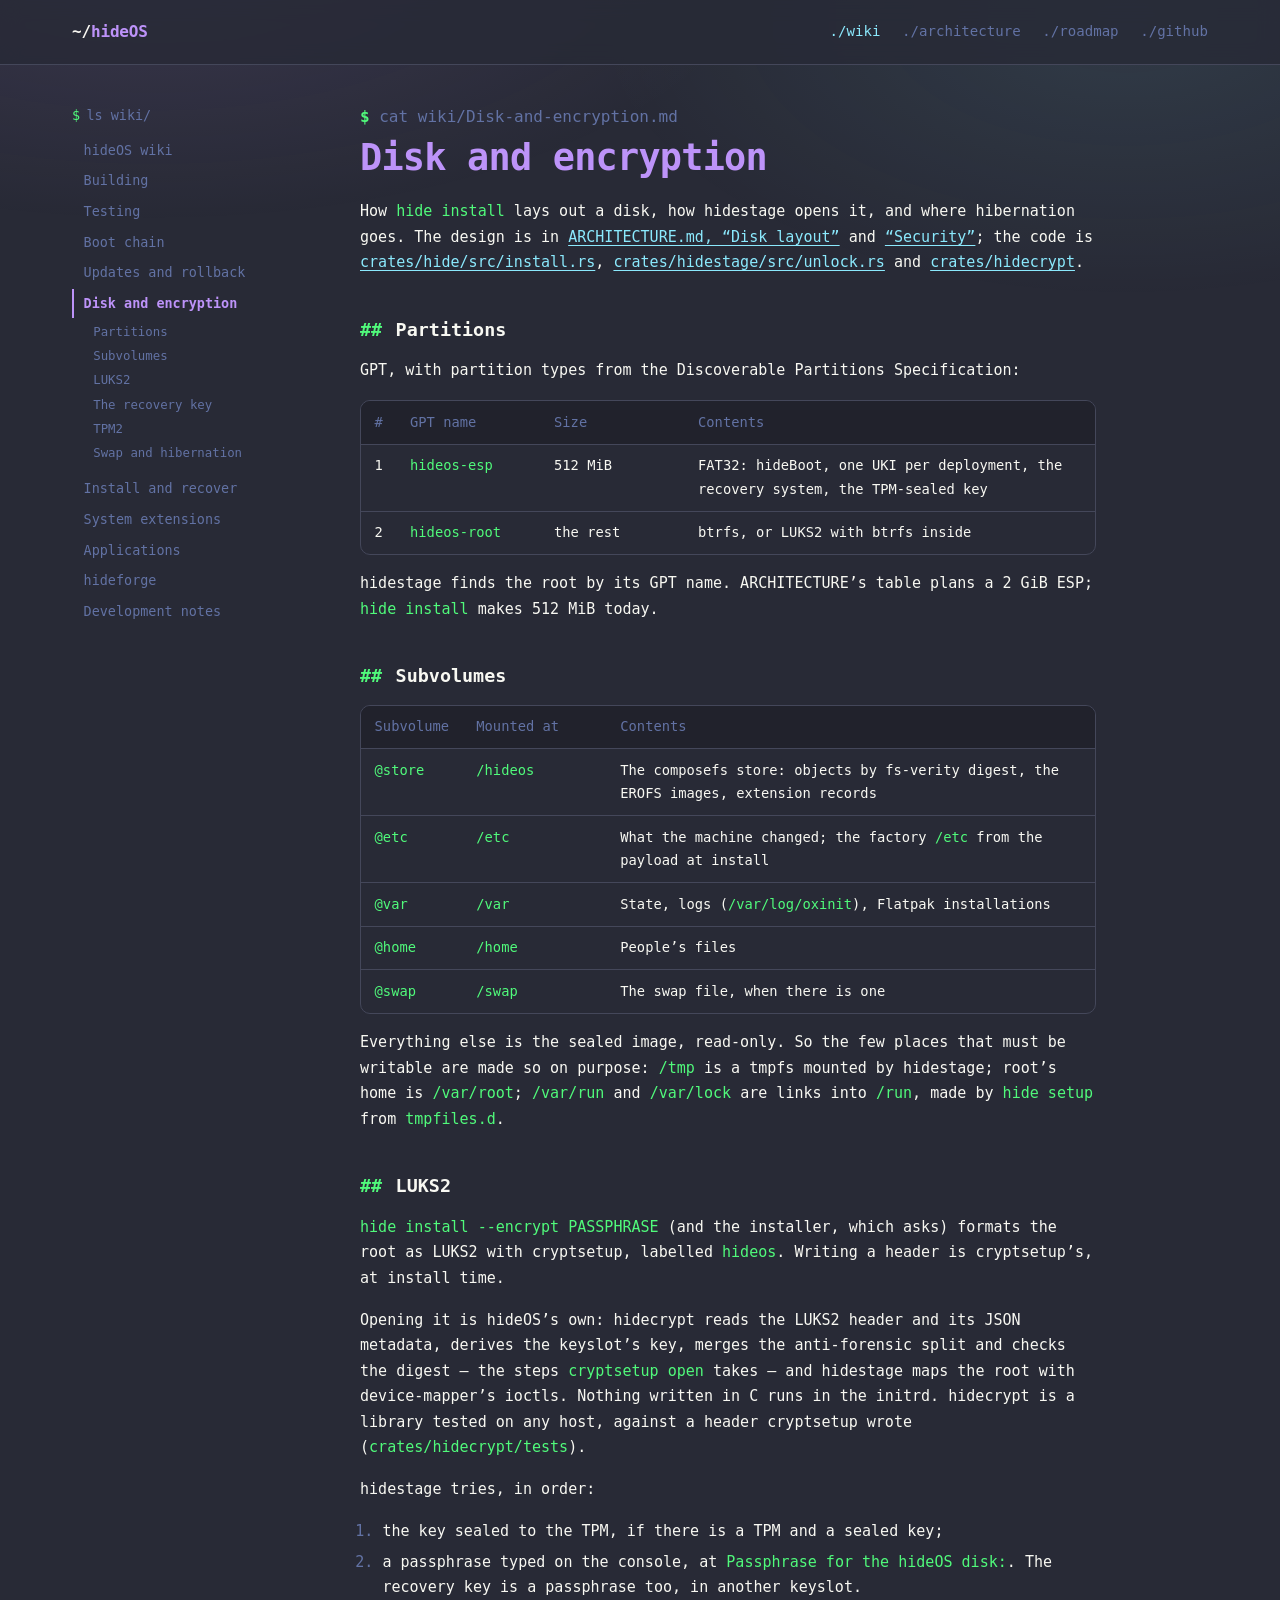
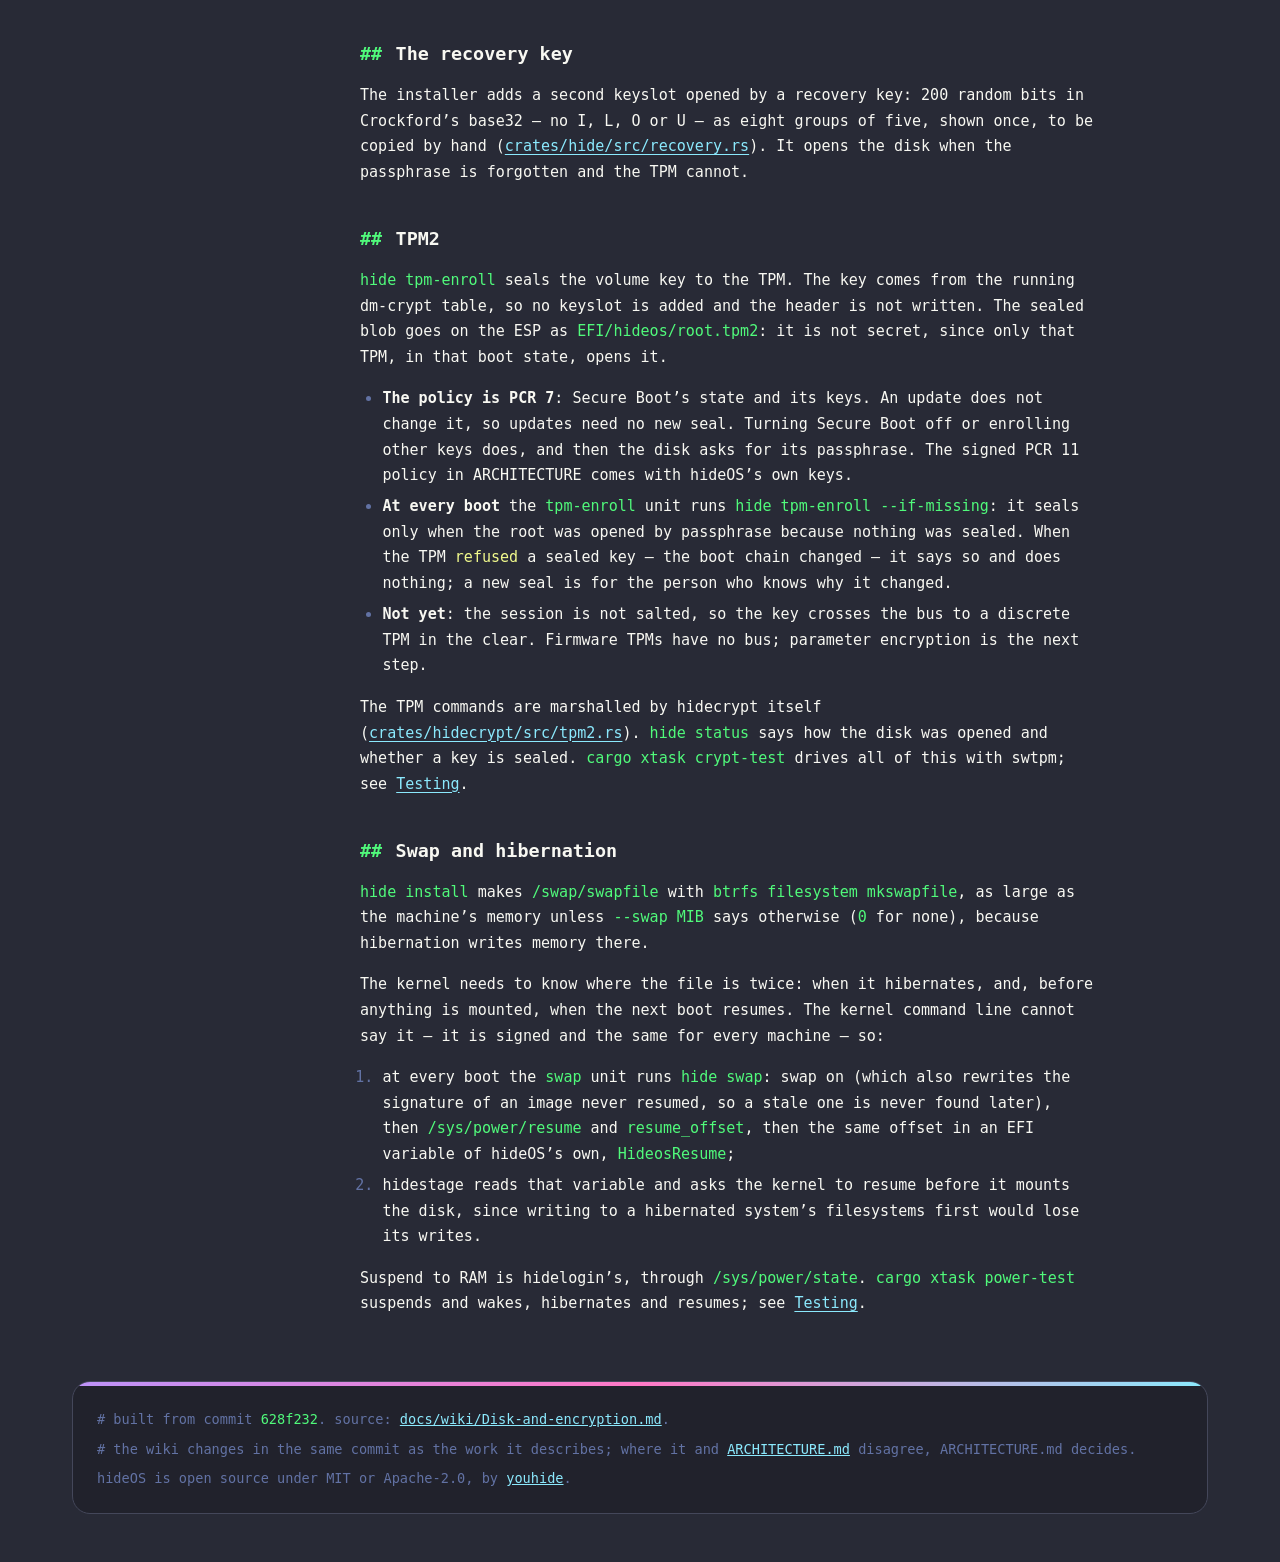
<file: wiki/Disk-and-encryption.html>
<!doctype html>
<html lang="en">
<head>
<meta charset="utf-8">
<meta name="viewport" content="width=device-width, initial-scale=1">
<title>Disk and encryption · hideOS wiki</title>
<meta name="description" content="How hide install lays out a disk, how hidestage opens it, and where hibernation goes. The design is in ARCHITECTURE.md, “Disk layout” and “Security”; the code…">
<meta name="author" content="Youri Mattar">
<meta name="theme-color" content="#282a36">
<link rel="canonical" href="https://youhide.github.io/hideOS/wiki/Disk-and-encryption.html">
<link rel="icon" href="../favicon.svg" type="image/svg+xml">
<link rel="icon" href="../favicon-32x32.png" sizes="32x32" type="image/png">
<link rel="apple-touch-icon" href="../apple-touch-icon.png">
<link rel="stylesheet" href="../style.css">
</head>
<body>
<a class="skip" href="#main">Skip to content</a>

<header class="nav">
  <div class="wrap wrap--wide nav__inner">
    <a class="nav__brand" href="../">~/<span>hideOS</span></a>
    <nav class="nav__links" aria-label="Project">
<a href="index.html" aria-current="page">./wiki</a>
<a href="https://github.com/youhide/hideOS/blob/main/ARCHITECTURE.md">./architecture</a>
<a href="https://github.com/youhide/hideOS/blob/main/ROADMAP.md">./roadmap</a>
<a href="https://github.com/youhide/hideOS">./github</a>
    </nav>
    <details class="nav__menu">
      <summary>menu</summary>
      <nav aria-label="Project">
<a href="index.html" aria-current="page">./wiki</a>
<a href="https://github.com/youhide/hideOS/blob/main/ARCHITECTURE.md">./architecture</a>
<a href="https://github.com/youhide/hideOS/blob/main/ROADMAP.md">./roadmap</a>
<a href="https://github.com/youhide/hideOS">./github</a>
      </nav>
    </details>
  </div>
</header>

<div class="wrap wrap--wide wiki">
  <details class="wiki__toc wiki__toc--compact">
    <summary>wiki/ <b>Disk and encryption</b></summary>
<nav class="toc" aria-label="Wiki pages">
<p class="toc__title"><span class="sig">$</span>ls wiki/</p>
<ol class="toc__pages">
<li><a href="index.html">hideOS wiki</a></li>
<li><a href="Building.html">Building</a></li>
<li><a href="Testing.html">Testing</a></li>
<li><a href="Boot-chain.html">Boot chain</a></li>
<li><a href="Updates-and-rollback.html">Updates and rollback</a></li>
<li><a href="Disk-and-encryption.html" aria-current="page">Disk and encryption</a>
<ol class="toc__sections">
<li><a href="#partitions">Partitions</a></li>
<li><a href="#subvolumes">Subvolumes</a></li>
<li><a href="#luks2">LUKS2</a></li>
<li><a href="#the-recovery-key">The recovery key</a></li>
<li><a href="#tpm2">TPM2</a></li>
<li><a href="#swap-and-hibernation">Swap and hibernation</a></li>
</ol>
</li>
<li><a href="Install-and-recover.html">Install and recover</a></li>
<li><a href="System-extensions.html">System extensions</a></li>
<li><a href="Applications.html">Applications</a></li>
<li><a href="hideforge.html">hideforge</a></li>
<li><a href="Development-notes.html">Development notes</a></li>
</ol>
</nav>
  </details>
  <aside class="wiki__toc wiki__toc--side">
<nav class="toc" aria-label="Wiki pages">
<p class="toc__title"><span class="sig">$</span>ls wiki/</p>
<ol class="toc__pages">
<li><a href="index.html">hideOS wiki</a></li>
<li><a href="Building.html">Building</a></li>
<li><a href="Testing.html">Testing</a></li>
<li><a href="Boot-chain.html">Boot chain</a></li>
<li><a href="Updates-and-rollback.html">Updates and rollback</a></li>
<li><a href="Disk-and-encryption.html" aria-current="page">Disk and encryption</a>
<ol class="toc__sections">
<li><a href="#partitions">Partitions</a></li>
<li><a href="#subvolumes">Subvolumes</a></li>
<li><a href="#luks2">LUKS2</a></li>
<li><a href="#the-recovery-key">The recovery key</a></li>
<li><a href="#tpm2">TPM2</a></li>
<li><a href="#swap-and-hibernation">Swap and hibernation</a></li>
</ol>
</li>
<li><a href="Install-and-recover.html">Install and recover</a></li>
<li><a href="System-extensions.html">System extensions</a></li>
<li><a href="Applications.html">Applications</a></li>
<li><a href="hideforge.html">hideforge</a></li>
<li><a href="Development-notes.html">Development notes</a></li>
</ol>
</nav>
  </aside>
  <main id="main" class="wiki__page">
    <p class="prompt muted"><span class="prompt__sign">$</span>cat wiki/Disk-and-encryption.md</p>
    <article class="prose">
<h1 id="disk-and-encryption">Disk and encryption</h1>
<p>How <code>hide install</code> lays out a disk, how hidestage opens it, and where
hibernation goes. The design is in
<a href="https://github.com/youhide/hideOS/blob/main/ARCHITECTURE.md#disk-layout">ARCHITECTURE.md, “Disk layout”</a> and
<a href="https://github.com/youhide/hideOS/blob/main/ARCHITECTURE.md#security">“Security”</a>; the code is
<a href="https://github.com/youhide/hideOS/blob/main/crates/hide/src/install.rs">crates/hide/src/install.rs</a>,
<a href="https://github.com/youhide/hideOS/blob/main/crates/hidestage/src/unlock.rs">crates/hidestage/src/unlock.rs</a> and
<a href="https://github.com/youhide/hideOS/tree/main/crates/hidecrypt">crates/hidecrypt</a>.</p>
<h2 id="partitions"><a class="h" href="#partitions" aria-hidden="true" tabindex="-1">##</a> Partitions</h2>
<p>GPT, with partition types from the Discoverable Partitions Specification:</p>
<div class="table-wrap">
<table><thead><tr><th>#</th><th>GPT name</th><th>Size</th><th>Contents</th></tr></thead><tbody>
<tr><td>1</td><td><code>hideos-esp</code></td><td>512 MiB</td><td>FAT32: hideBoot, one UKI per deployment, the recovery system, the TPM-sealed key</td></tr>
<tr><td>2</td><td><code>hideos-root</code></td><td>the rest</td><td>btrfs, or LUKS2 with btrfs inside</td></tr>
</tbody></table>
</div>
<p>hidestage finds the root by its GPT name. ARCHITECTURE’s table plans a
2 GiB ESP; <code>hide install</code> makes 512 MiB today.</p>
<h2 id="subvolumes"><a class="h" href="#subvolumes" aria-hidden="true" tabindex="-1">##</a> Subvolumes</h2>
<div class="table-wrap">
<table><thead><tr><th>Subvolume</th><th>Mounted at</th><th>Contents</th></tr></thead><tbody>
<tr><td><code>@store</code></td><td><code>/hideos</code></td><td>The composefs store: objects by fs-verity digest, the EROFS images, extension records</td></tr>
<tr><td><code>@etc</code></td><td><code>/etc</code></td><td>What the machine changed; the factory <code>/etc</code> from the payload at install</td></tr>
<tr><td><code>@var</code></td><td><code>/var</code></td><td>State, logs (<code>/var/log/oxinit</code>), Flatpak installations</td></tr>
<tr><td><code>@home</code></td><td><code>/home</code></td><td>People’s files</td></tr>
<tr><td><code>@swap</code></td><td><code>/swap</code></td><td>The swap file, when there is one</td></tr>
</tbody></table>
</div>
<p>Everything else is the sealed image, read-only. So the few places that
must be writable are made so on purpose: <code>/tmp</code> is a tmpfs mounted by
hidestage; root’s home is <code>/var/root</code>; <code>/var/run</code> and <code>/var/lock</code> are links
into <code>/run</code>, made by <code>hide setup</code> from <code>tmpfiles.d</code>.</p>
<h2 id="luks2"><a class="h" href="#luks2" aria-hidden="true" tabindex="-1">##</a> LUKS2</h2>
<p><code>hide install --encrypt PASSPHRASE</code> (and the installer, which asks) formats
the root as LUKS2 with cryptsetup, labelled <code>hideos</code>. Writing a header is
cryptsetup’s, at install time.</p>
<p>Opening it is hideOS’s own: hidecrypt reads the LUKS2 header and its JSON
metadata, derives the keyslot’s key, merges the anti-forensic split and
checks the digest — the steps <code>cryptsetup open</code> takes — and hidestage maps
the root with device-mapper’s ioctls. Nothing written in C runs in the
initrd. hidecrypt is a library tested on any host, against a header
cryptsetup wrote (<code>crates/hidecrypt/tests</code>).</p>
<p>hidestage tries, in order:</p>
<ol>
<li>the key sealed to the TPM, if there is a TPM and a sealed key;</li>
<li>a passphrase typed on the console, at <code>Passphrase for the hideOS disk:</code>.
The recovery key is a passphrase too, in another keyslot.</li>
</ol>
<h2 id="the-recovery-key"><a class="h" href="#the-recovery-key" aria-hidden="true" tabindex="-1">##</a> The recovery key</h2>
<p>The installer adds a second keyslot opened by a recovery key: 200 random
bits in Crockford’s base32 — no I, L, O or U — as eight groups of five,
shown once, to be copied by hand
(<a href="https://github.com/youhide/hideOS/blob/main/crates/hide/src/recovery.rs">crates/hide/src/recovery.rs</a>). It
opens the disk when the passphrase is forgotten and the TPM cannot.</p>
<h2 id="tpm2"><a class="h" href="#tpm2" aria-hidden="true" tabindex="-1">##</a> TPM2</h2>
<p><code>hide tpm-enroll</code> seals the volume key to the TPM. The key comes from the
running dm-crypt table, so no keyslot is added and the header is not
written. The sealed blob goes on the ESP as <code>EFI/hideos/root.tpm2</code>: it is
not secret, since only that TPM, in that boot state, opens it.</p>
<ul>
<li><strong>The policy is PCR 7</strong>: Secure Boot’s state and its keys. An update does
not change it, so updates need no new seal. Turning Secure Boot off or
enrolling other keys does, and then the disk asks for its passphrase.
The signed PCR 11 policy in ARCHITECTURE comes with hideOS’s own keys.</li>
<li><strong>At every boot</strong> the <code>tpm-enroll</code> unit runs <code>hide tpm-enroll --if-missing</code>: it seals only when the root was opened by passphrase
because nothing was sealed. When the TPM <em>refused</em> a sealed key — the boot
chain changed — it says so and does nothing; a new seal is for the person
who knows why it changed.</li>
<li><strong>Not yet</strong>: the session is not salted, so the key crosses the bus to a
discrete TPM in the clear. Firmware TPMs have no bus; parameter encryption
is the next step.</li>
</ul>
<p>The TPM commands are marshalled by hidecrypt itself
(<a href="https://github.com/youhide/hideOS/blob/main/crates/hidecrypt/src/tpm2.rs">crates/hidecrypt/src/tpm2.rs</a>).
<code>hide status</code> says how the disk was opened and whether a key is sealed.
<code>cargo xtask crypt-test</code> drives all of this with swtpm; see <a href="Testing.html">Testing</a>.</p>
<h2 id="swap-and-hibernation"><a class="h" href="#swap-and-hibernation" aria-hidden="true" tabindex="-1">##</a> Swap and hibernation</h2>
<p><code>hide install</code> makes <code>/swap/swapfile</code> with <code>btrfs filesystem mkswapfile</code>, as
large as the machine’s memory unless <code>--swap MIB</code> says otherwise (<code>0</code> for
none), because hibernation writes memory there.</p>
<p>The kernel needs to know where the file is twice: when it hibernates, and,
before anything is mounted, when the next boot resumes. The kernel command
line cannot say it — it is signed and the same for every machine — so:</p>
<ol>
<li>at every boot the <code>swap</code> unit runs <code>hide swap</code>: swap on (which also
rewrites the signature of an image never resumed, so a stale one is
never found later), then <code>/sys/power/resume</code> and <code>resume_offset</code>, then
the same offset in an EFI variable of hideOS’s own, <code>HideosResume</code>;</li>
<li>hidestage reads that variable and asks the kernel to resume before it
mounts the disk, since writing to a hibernated system’s filesystems
first would lose its writes.</li>
</ol>
<p>Suspend to RAM is hidelogin’s, through <code>/sys/power/state</code>. <code>cargo xtask power-test</code> suspends and wakes, hibernates and resumes; see <a href="Testing.html">Testing</a>.</p>
    </article>
  </main>
</div>

<footer class="footer">
  <div class="wrap wrap--wide">
    <div class="footer__card">
      <div class="footer__accent"></div>
      <div class="footer__body">
        <p># built from commit <code>628f232</code>. source: <a href="https://github.com/youhide/hideOS/blob/main/docs/wiki/Disk-and-encryption.md">docs/wiki/Disk-and-encryption.md</a>.</p>
        <p># the wiki changes in the same commit as the work it describes; where it and <a href="https://github.com/youhide/hideOS/blob/main/ARCHITECTURE.md">ARCHITECTURE.md</a> disagree, ARCHITECTURE.md decides.</p>
        <p>hideOS is open source under MIT or Apache-2.0, by <a href="https://youhide.com.br">youhide</a>.</p>
      </div>
    </div>
  </div>
</footer>
</body>
</html>
</file>
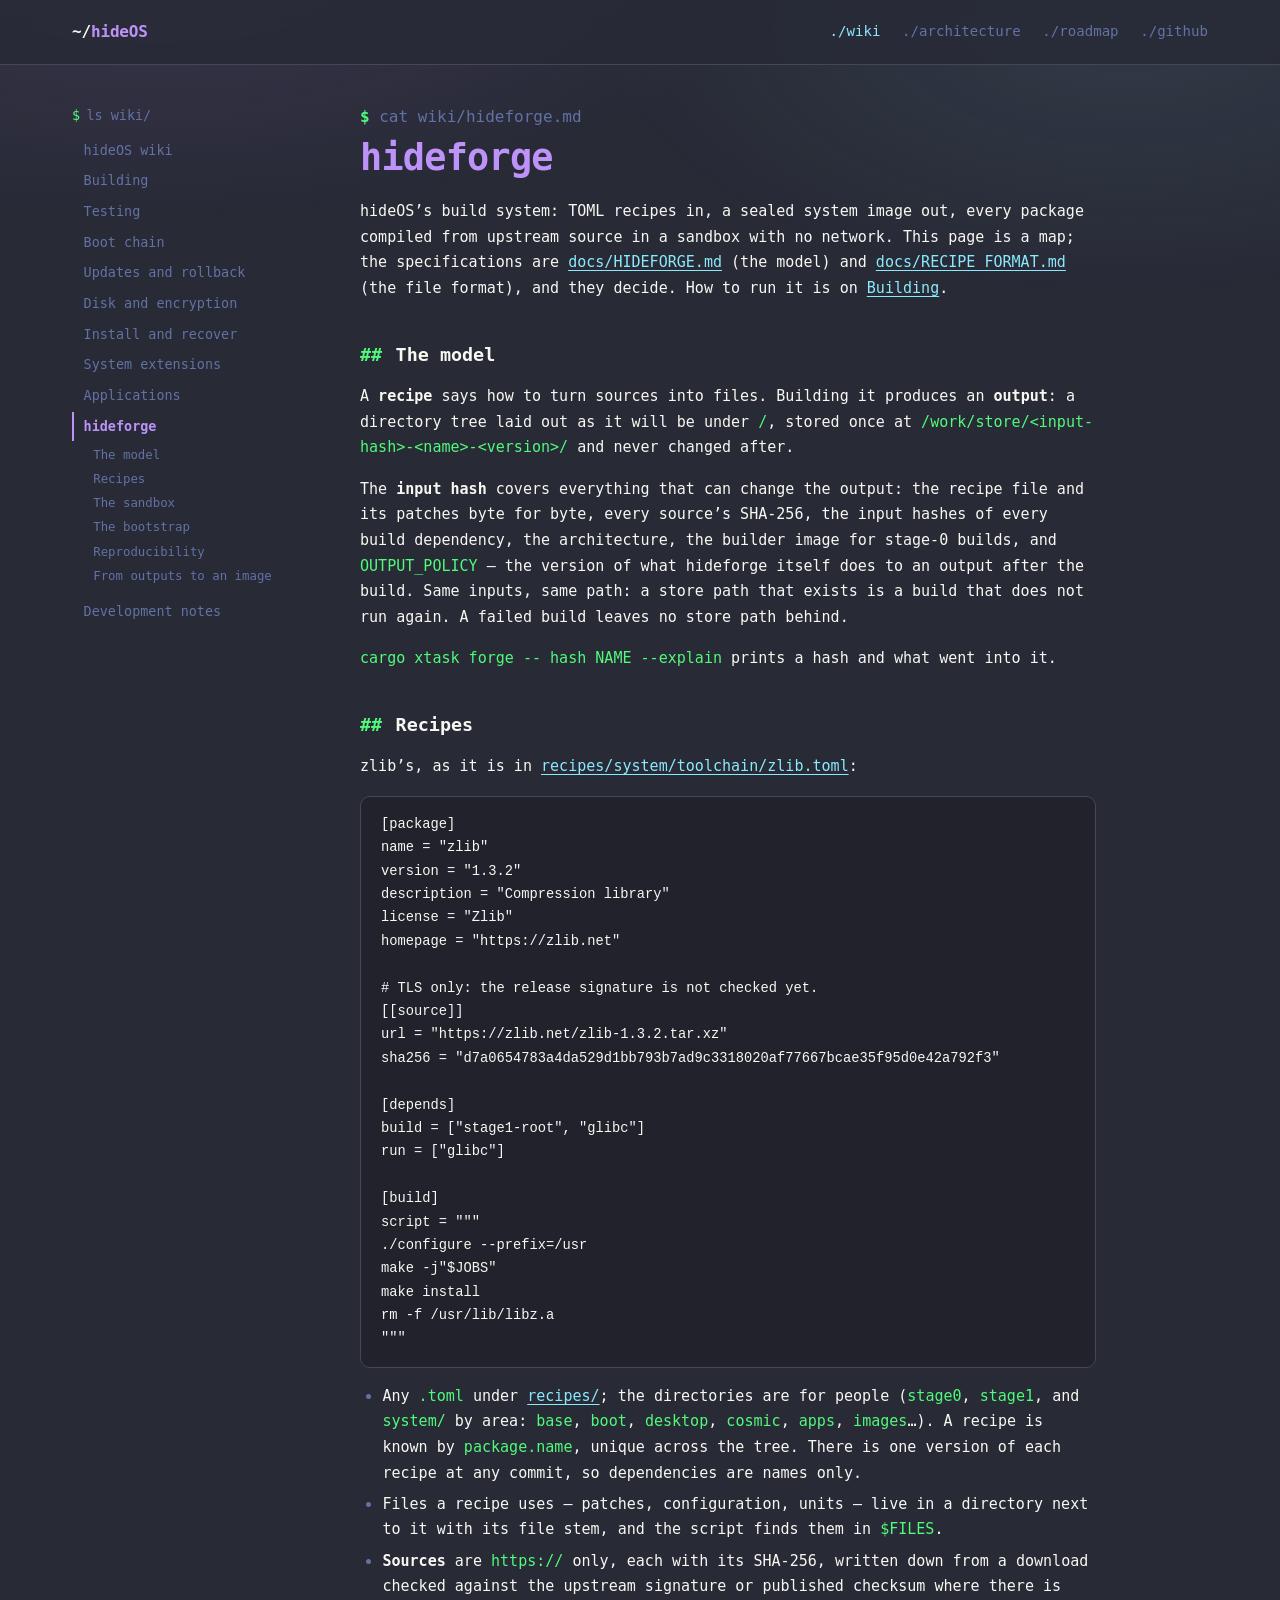
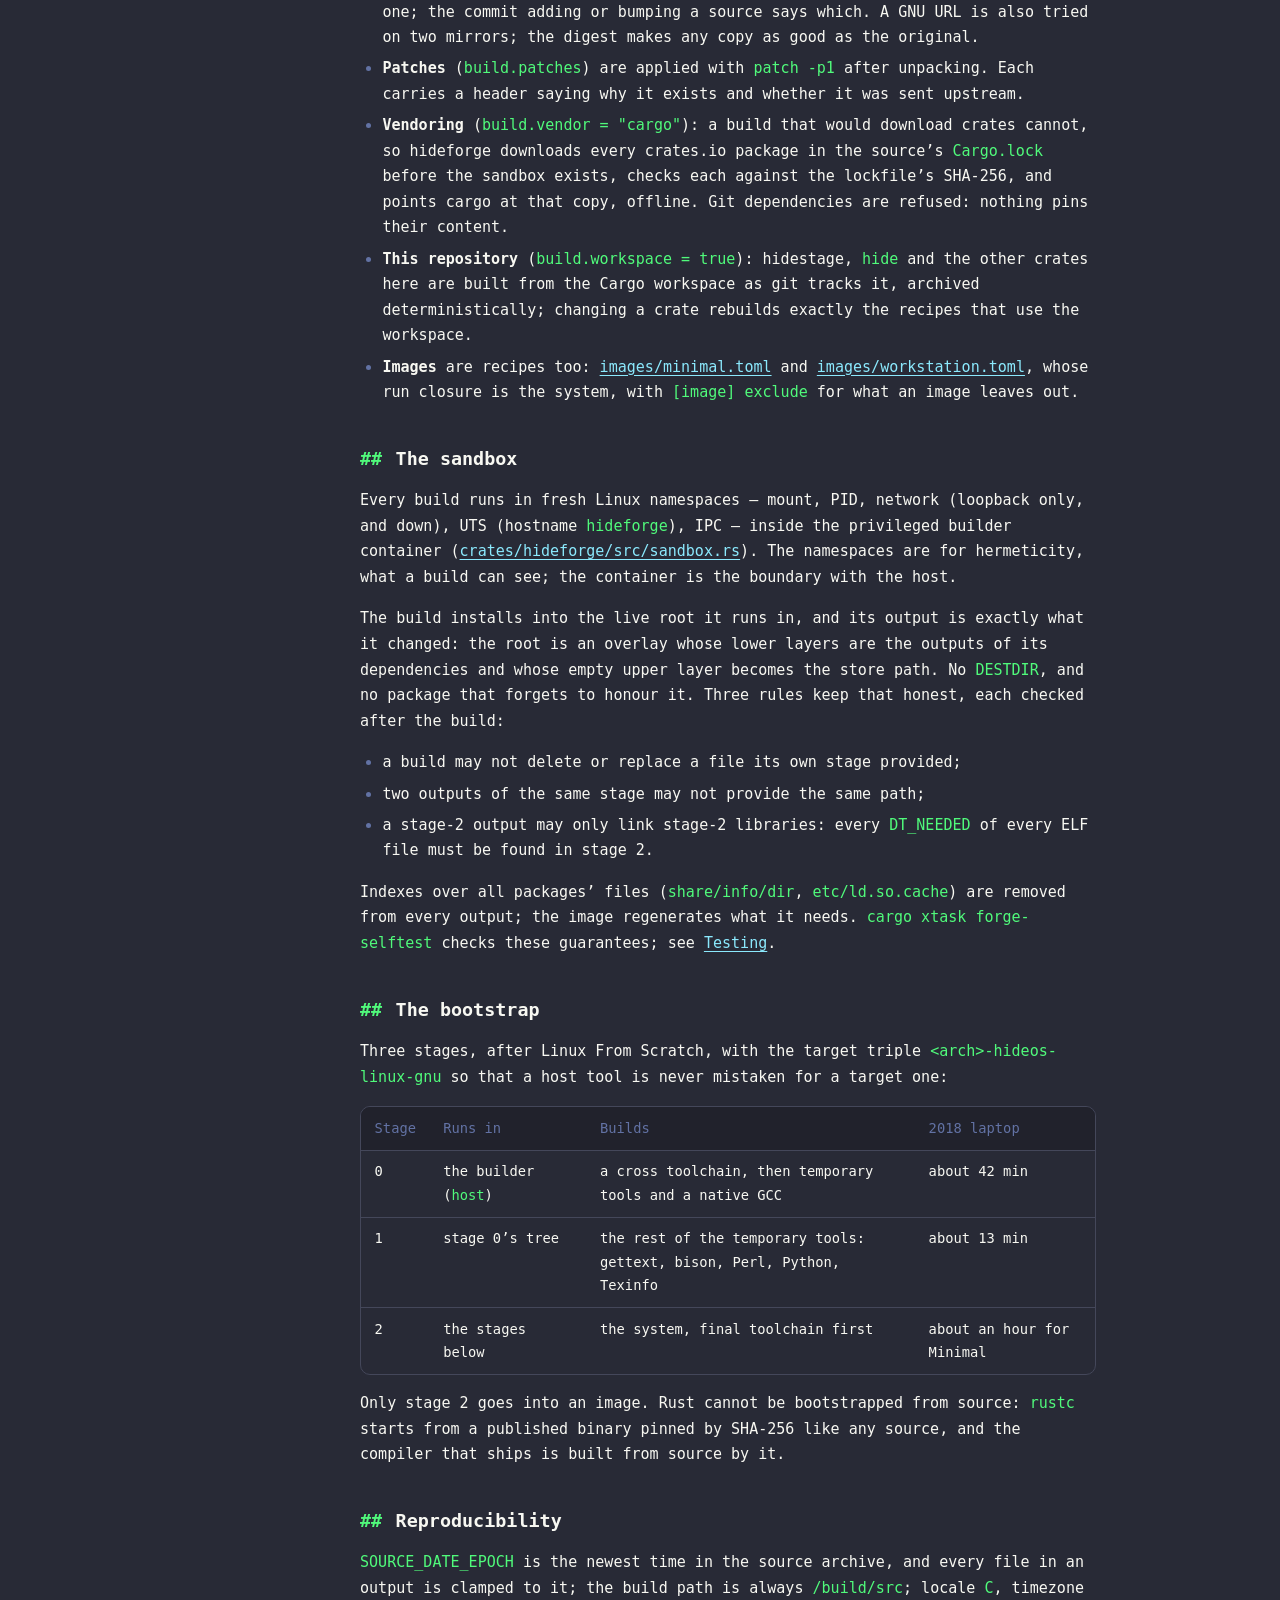
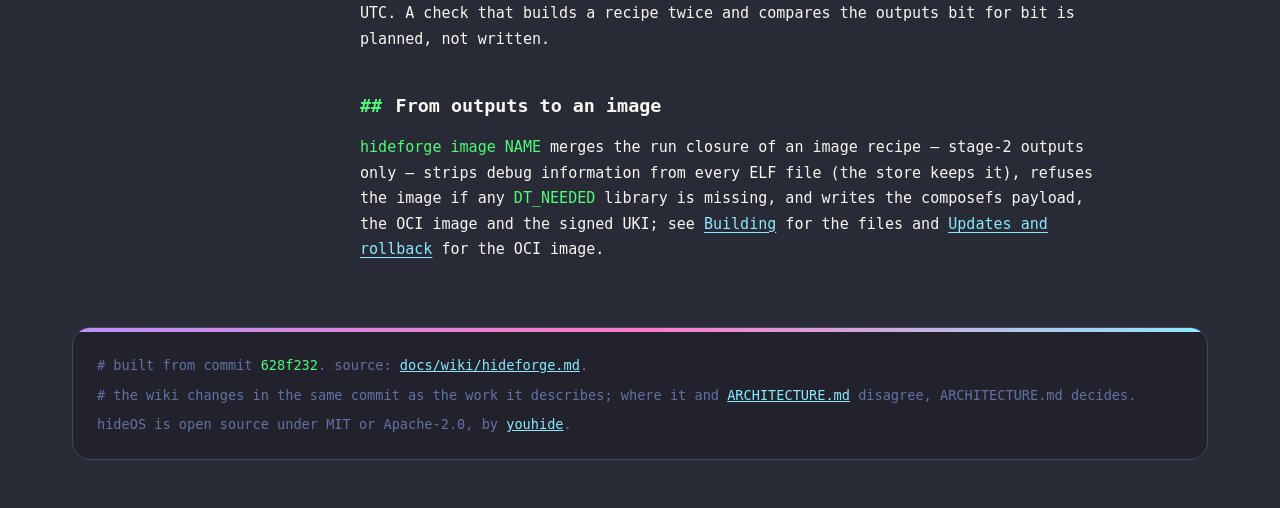
<file: wiki/hideforge.html>
<!doctype html>
<html lang="en">
<head>
<meta charset="utf-8">
<meta name="viewport" content="width=device-width, initial-scale=1">
<title>hideforge · hideOS wiki</title>
<meta name="description" content="hideOS’s build system: TOML recipes in, a sealed system image out, every package compiled from upstream source in a sandbox with no network. This page is a map;…">
<meta name="author" content="Youri Mattar">
<meta name="theme-color" content="#282a36">
<link rel="canonical" href="https://youhide.github.io/hideOS/wiki/hideforge.html">
<link rel="icon" href="../favicon.svg" type="image/svg+xml">
<link rel="icon" href="../favicon-32x32.png" sizes="32x32" type="image/png">
<link rel="apple-touch-icon" href="../apple-touch-icon.png">
<link rel="stylesheet" href="../style.css">
</head>
<body>
<a class="skip" href="#main">Skip to content</a>

<header class="nav">
  <div class="wrap wrap--wide nav__inner">
    <a class="nav__brand" href="../">~/<span>hideOS</span></a>
    <nav class="nav__links" aria-label="Project">
<a href="index.html" aria-current="page">./wiki</a>
<a href="https://github.com/youhide/hideOS/blob/main/ARCHITECTURE.md">./architecture</a>
<a href="https://github.com/youhide/hideOS/blob/main/ROADMAP.md">./roadmap</a>
<a href="https://github.com/youhide/hideOS">./github</a>
    </nav>
    <details class="nav__menu">
      <summary>menu</summary>
      <nav aria-label="Project">
<a href="index.html" aria-current="page">./wiki</a>
<a href="https://github.com/youhide/hideOS/blob/main/ARCHITECTURE.md">./architecture</a>
<a href="https://github.com/youhide/hideOS/blob/main/ROADMAP.md">./roadmap</a>
<a href="https://github.com/youhide/hideOS">./github</a>
      </nav>
    </details>
  </div>
</header>

<div class="wrap wrap--wide wiki">
  <details class="wiki__toc wiki__toc--compact">
    <summary>wiki/ <b>hideforge</b></summary>
<nav class="toc" aria-label="Wiki pages">
<p class="toc__title"><span class="sig">$</span>ls wiki/</p>
<ol class="toc__pages">
<li><a href="index.html">hideOS wiki</a></li>
<li><a href="Building.html">Building</a></li>
<li><a href="Testing.html">Testing</a></li>
<li><a href="Boot-chain.html">Boot chain</a></li>
<li><a href="Updates-and-rollback.html">Updates and rollback</a></li>
<li><a href="Disk-and-encryption.html">Disk and encryption</a></li>
<li><a href="Install-and-recover.html">Install and recover</a></li>
<li><a href="System-extensions.html">System extensions</a></li>
<li><a href="Applications.html">Applications</a></li>
<li><a href="hideforge.html" aria-current="page">hideforge</a>
<ol class="toc__sections">
<li><a href="#the-model">The model</a></li>
<li><a href="#recipes">Recipes</a></li>
<li><a href="#the-sandbox">The sandbox</a></li>
<li><a href="#the-bootstrap">The bootstrap</a></li>
<li><a href="#reproducibility">Reproducibility</a></li>
<li><a href="#from-outputs-to-an-image">From outputs to an image</a></li>
</ol>
</li>
<li><a href="Development-notes.html">Development notes</a></li>
</ol>
</nav>
  </details>
  <aside class="wiki__toc wiki__toc--side">
<nav class="toc" aria-label="Wiki pages">
<p class="toc__title"><span class="sig">$</span>ls wiki/</p>
<ol class="toc__pages">
<li><a href="index.html">hideOS wiki</a></li>
<li><a href="Building.html">Building</a></li>
<li><a href="Testing.html">Testing</a></li>
<li><a href="Boot-chain.html">Boot chain</a></li>
<li><a href="Updates-and-rollback.html">Updates and rollback</a></li>
<li><a href="Disk-and-encryption.html">Disk and encryption</a></li>
<li><a href="Install-and-recover.html">Install and recover</a></li>
<li><a href="System-extensions.html">System extensions</a></li>
<li><a href="Applications.html">Applications</a></li>
<li><a href="hideforge.html" aria-current="page">hideforge</a>
<ol class="toc__sections">
<li><a href="#the-model">The model</a></li>
<li><a href="#recipes">Recipes</a></li>
<li><a href="#the-sandbox">The sandbox</a></li>
<li><a href="#the-bootstrap">The bootstrap</a></li>
<li><a href="#reproducibility">Reproducibility</a></li>
<li><a href="#from-outputs-to-an-image">From outputs to an image</a></li>
</ol>
</li>
<li><a href="Development-notes.html">Development notes</a></li>
</ol>
</nav>
  </aside>
  <main id="main" class="wiki__page">
    <p class="prompt muted"><span class="prompt__sign">$</span>cat wiki/hideforge.md</p>
    <article class="prose">
<h1 id="hideforge">hideforge</h1>
<p>hideOS’s build system: TOML recipes in, a sealed system image out, every
package compiled from upstream source in a sandbox with no network. This
page is a map; the specifications are
<a href="https://github.com/youhide/hideOS/blob/main/docs/HIDEFORGE.md">docs/HIDEFORGE.md</a> (the model) and
<a href="https://github.com/youhide/hideOS/blob/main/docs/RECIPE_FORMAT.md">docs/RECIPE_FORMAT.md</a> (the file format), and they
decide. How to run it is on <a href="Building.html">Building</a>.</p>
<h2 id="the-model"><a class="h" href="#the-model" aria-hidden="true" tabindex="-1">##</a> The model</h2>
<p>A <strong>recipe</strong> says how to turn sources into files. Building it produces an
<strong>output</strong>: a directory tree laid out as it will be under <code>/</code>, stored once
at <code>/work/store/&lt;input-hash&gt;-&lt;name&gt;-&lt;version&gt;/</code> and never changed after.</p>
<p>The <strong>input hash</strong> covers everything that can change the output: the recipe
file and its patches byte for byte, every source’s SHA-256, the input
hashes of every build dependency, the architecture, the builder image for
stage-0 builds, and <code>OUTPUT_POLICY</code> — the version of what hideforge itself
does to an output after the build. Same inputs, same path: a store path
that exists is a build that does not run again. A failed build leaves no
store path behind.</p>
<p><code>cargo xtask forge -- hash NAME --explain</code> prints a hash and what went into
it.</p>
<h2 id="recipes"><a class="h" href="#recipes" aria-hidden="true" tabindex="-1">##</a> Recipes</h2>
<p>zlib’s, as it is in <a href="https://github.com/youhide/hideOS/blob/main/recipes/system/toolchain/zlib.toml">recipes/system/toolchain/zlib.toml</a>:</p>
<pre><code class="language-toml">[package]
name = "zlib"
version = "1.3.2"
description = "Compression library"
license = "Zlib"
homepage = "https://zlib.net"

# TLS only: the release signature is not checked yet.
[[source]]
url = "https://zlib.net/zlib-1.3.2.tar.xz"
sha256 = "d7a0654783a4da529d1bb793b7ad9c3318020af77667bcae35f95d0e42a792f3"

[depends]
build = ["stage1-root", "glibc"]
run = ["glibc"]

[build]
script = """
./configure --prefix=/usr
make -j"$JOBS"
make install
rm -f /usr/lib/libz.a
"""
</code></pre>
<ul>
<li>Any <code>.toml</code> under <a href="https://github.com/youhide/hideOS/tree/main/recipes">recipes/</a>; the directories are for
people (<code>stage0</code>, <code>stage1</code>, and <code>system/</code> by area: <code>base</code>, <code>boot</code>,
<code>desktop</code>, <code>cosmic</code>, <code>apps</code>, <code>images</code>…). A recipe is known by
<code>package.name</code>, unique across the tree. There is one version of each
recipe at any commit, so dependencies are names only.</li>
<li>Files a recipe uses — patches, configuration, units — live in a directory
next to it with its file stem, and the script finds them in <code>$FILES</code>.</li>
<li><strong>Sources</strong> are <code>https://</code> only, each with its SHA-256, written down from
a download checked against the upstream signature or published checksum
where there is one; the commit adding or bumping a source says which. A
GNU URL is also tried on two mirrors; the digest makes any copy as good
as the original.</li>
<li><strong>Patches</strong> (<code>build.patches</code>) are applied with <code>patch -p1</code> after
unpacking. Each carries a header saying why it exists and whether it was
sent upstream.</li>
<li><strong>Vendoring</strong> (<code>build.vendor = "cargo"</code>): a build that would download
crates cannot, so hideforge downloads every crates.io package in the
source’s <code>Cargo.lock</code> before the sandbox exists, checks each against the
lockfile’s SHA-256, and points cargo at that copy, offline. Git
dependencies are refused: nothing pins their content.</li>
<li><strong>This repository</strong> (<code>build.workspace = true</code>): hidestage, <code>hide</code> and the
other crates here are built from the Cargo workspace as git tracks it,
archived deterministically; changing a crate rebuilds exactly the recipes
that use the workspace.</li>
<li><strong>Images</strong> are recipes too: <a href="https://github.com/youhide/hideOS/blob/main/recipes/system/images/minimal.toml">images/minimal.toml</a>
and <a href="https://github.com/youhide/hideOS/blob/main/recipes/system/images/workstation.toml">images/workstation.toml</a>,
whose run closure is the system, with <code>[image] exclude</code> for what an image
leaves out.</li>
</ul>
<h2 id="the-sandbox"><a class="h" href="#the-sandbox" aria-hidden="true" tabindex="-1">##</a> The sandbox</h2>
<p>Every build runs in fresh Linux namespaces — mount, PID, network (loopback
only, and down), UTS (hostname <code>hideforge</code>), IPC — inside the privileged
builder container
(<a href="https://github.com/youhide/hideOS/blob/main/crates/hideforge/src/sandbox.rs">crates/hideforge/src/sandbox.rs</a>).
The namespaces are for hermeticity, what a build can see; the container is
the boundary with the host.</p>
<p>The build installs into the live root it runs in, and its output is
exactly what it changed: the root is an overlay whose lower layers are the
outputs of its dependencies and whose empty upper layer becomes the store
path. No <code>DESTDIR</code>, and no package that forgets to honour it. Three rules
keep that honest, each checked after the build:</p>
<ul>
<li>a build may not delete or replace a file its own stage provided;</li>
<li>two outputs of the same stage may not provide the same path;</li>
<li>a stage-2 output may only link stage-2 libraries: every <code>DT_NEEDED</code> of
every ELF file must be found in stage 2.</li>
</ul>
<p>Indexes over all packages’ files (<code>share/info/dir</code>, <code>etc/ld.so.cache</code>) are
removed from every output; the image regenerates what it needs.
<code>cargo xtask forge-selftest</code> checks these guarantees; see <a href="Testing.html">Testing</a>.</p>
<h2 id="the-bootstrap"><a class="h" href="#the-bootstrap" aria-hidden="true" tabindex="-1">##</a> The bootstrap</h2>
<p>Three stages, after Linux From Scratch, with the target triple
<code>&lt;arch&gt;-hideos-linux-gnu</code> so that a host tool is never mistaken for a
target one:</p>
<div class="table-wrap">
<table><thead><tr><th>Stage</th><th>Runs in</th><th>Builds</th><th>2018 laptop</th></tr></thead><tbody>
<tr><td>0</td><td>the builder (<code>host</code>)</td><td>a cross toolchain, then temporary tools and a native GCC</td><td>about 42 min</td></tr>
<tr><td>1</td><td>stage 0’s tree</td><td>the rest of the temporary tools: gettext, bison, Perl, Python, Texinfo</td><td>about 13 min</td></tr>
<tr><td>2</td><td>the stages below</td><td>the system, final toolchain first</td><td>about an hour for Minimal</td></tr>
</tbody></table>
</div>
<p>Only stage 2 goes into an image. Rust cannot be bootstrapped from source:
<code>rustc</code> starts from a published binary pinned by SHA-256 like any source,
and the compiler that ships is built from source by it.</p>
<h2 id="reproducibility"><a class="h" href="#reproducibility" aria-hidden="true" tabindex="-1">##</a> Reproducibility</h2>
<p><code>SOURCE_DATE_EPOCH</code> is the newest time in the source archive, and every
file in an output is clamped to it; the build path is always <code>/build/src</code>;
locale <code>C</code>, timezone UTC. A check that builds a recipe twice and compares
the outputs bit for bit is planned, not written.</p>
<h2 id="from-outputs-to-an-image"><a class="h" href="#from-outputs-to-an-image" aria-hidden="true" tabindex="-1">##</a> From outputs to an image</h2>
<p><code>hideforge image NAME</code> merges the run closure of an image recipe — stage-2
outputs only — strips debug information from every ELF file (the store
keeps it), refuses the image if any <code>DT_NEEDED</code> library is missing, and
writes the composefs payload, the OCI image and the signed UKI; see
<a href="Building.html">Building</a> for the files and <a href="Updates-and-rollback.html">Updates and rollback</a> for the OCI image.</p>
    </article>
  </main>
</div>

<footer class="footer">
  <div class="wrap wrap--wide">
    <div class="footer__card">
      <div class="footer__accent"></div>
      <div class="footer__body">
        <p># built from commit <code>628f232</code>. source: <a href="https://github.com/youhide/hideOS/blob/main/docs/wiki/hideforge.md">docs/wiki/hideforge.md</a>.</p>
        <p># the wiki changes in the same commit as the work it describes; where it and <a href="https://github.com/youhide/hideOS/blob/main/ARCHITECTURE.md">ARCHITECTURE.md</a> disagree, ARCHITECTURE.md decides.</p>
        <p>hideOS is open source under MIT or Apache-2.0, by <a href="https://youhide.com.br">youhide</a>.</p>
      </div>
    </div>
  </div>
</footer>
</body>
</html>
</file>
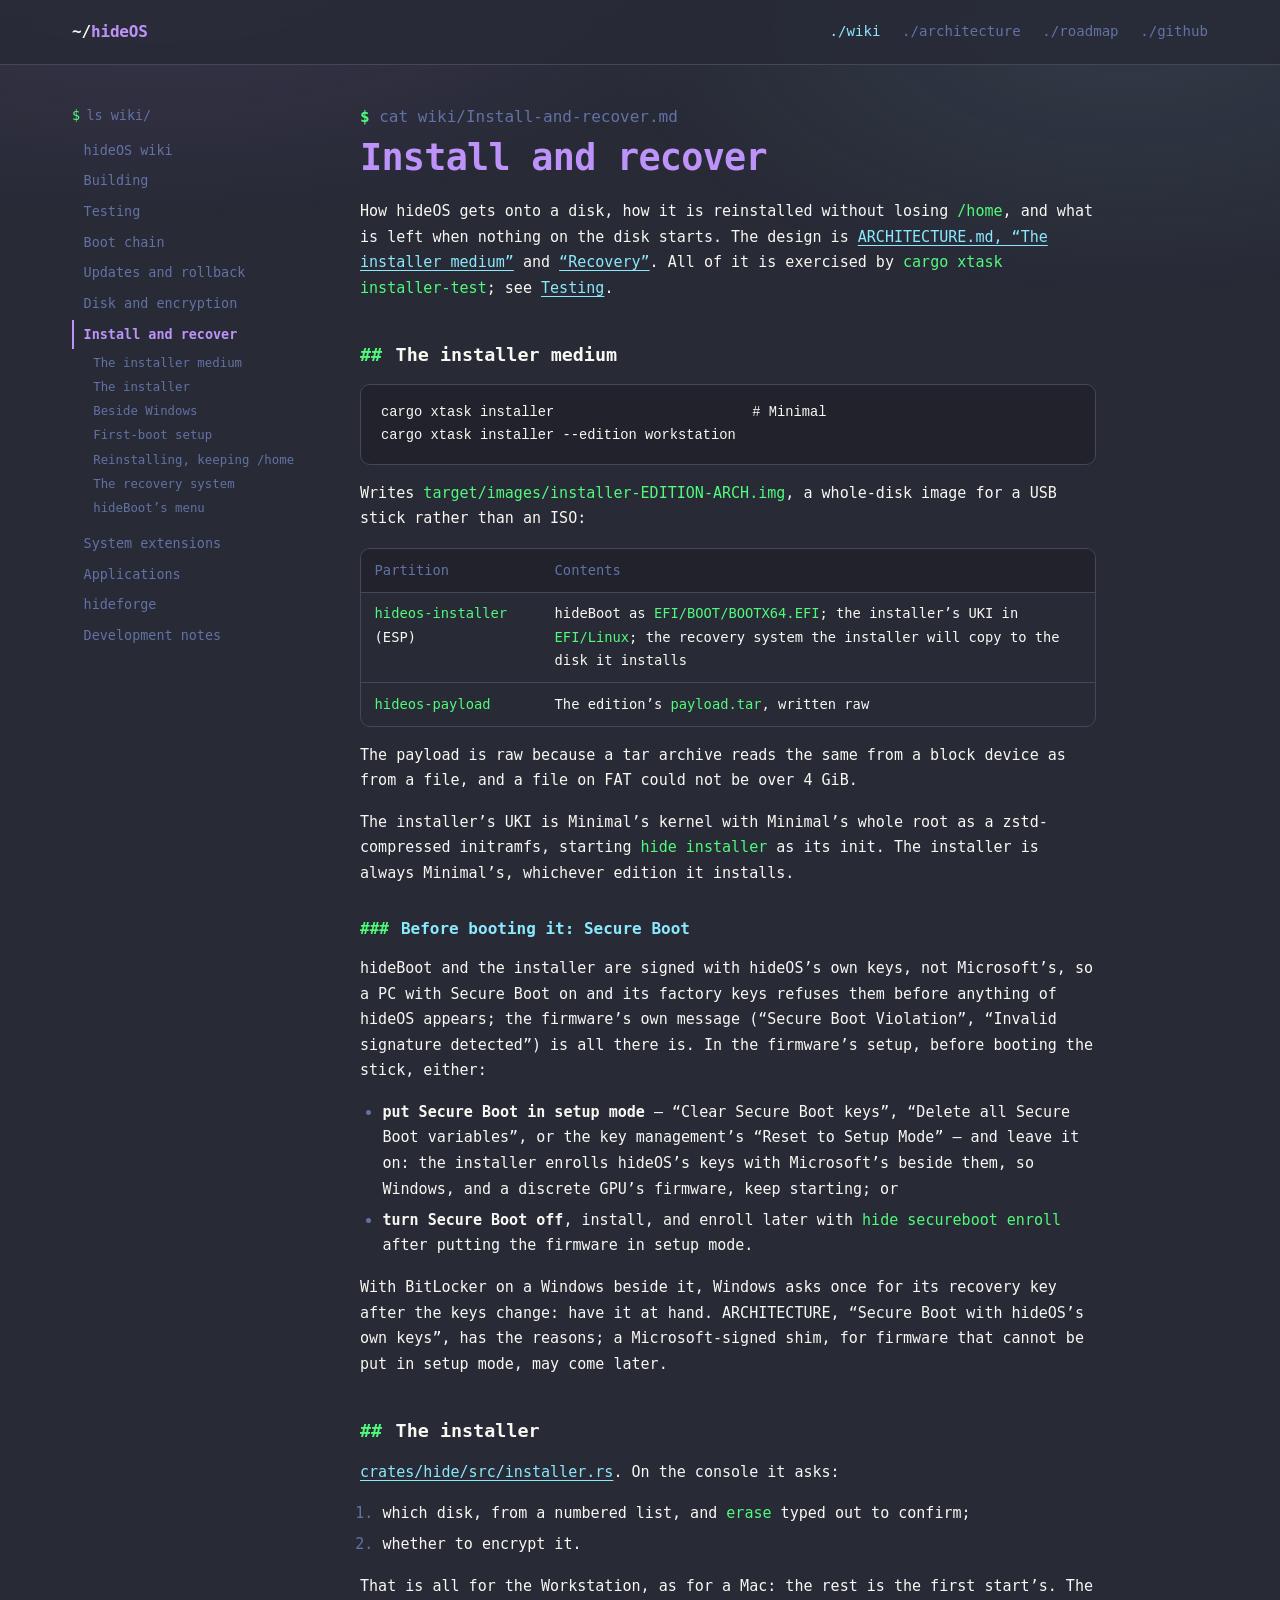
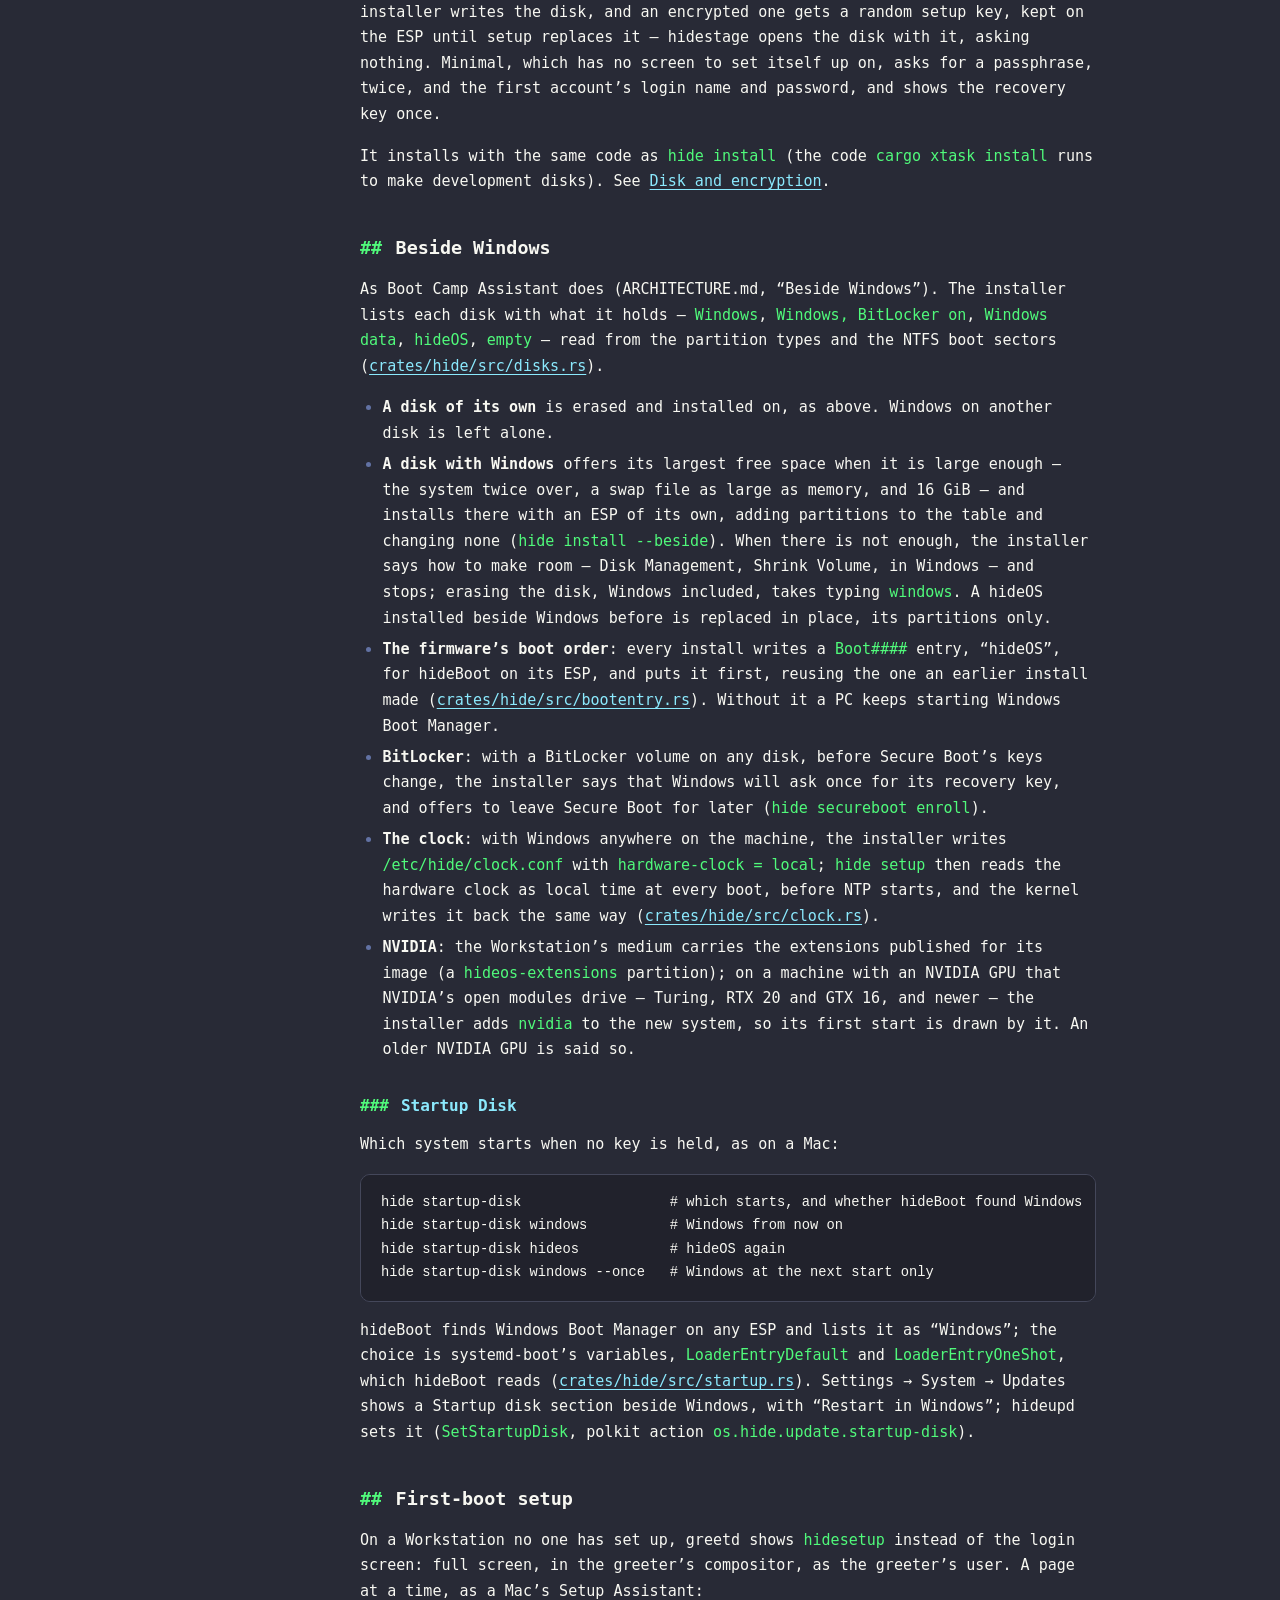
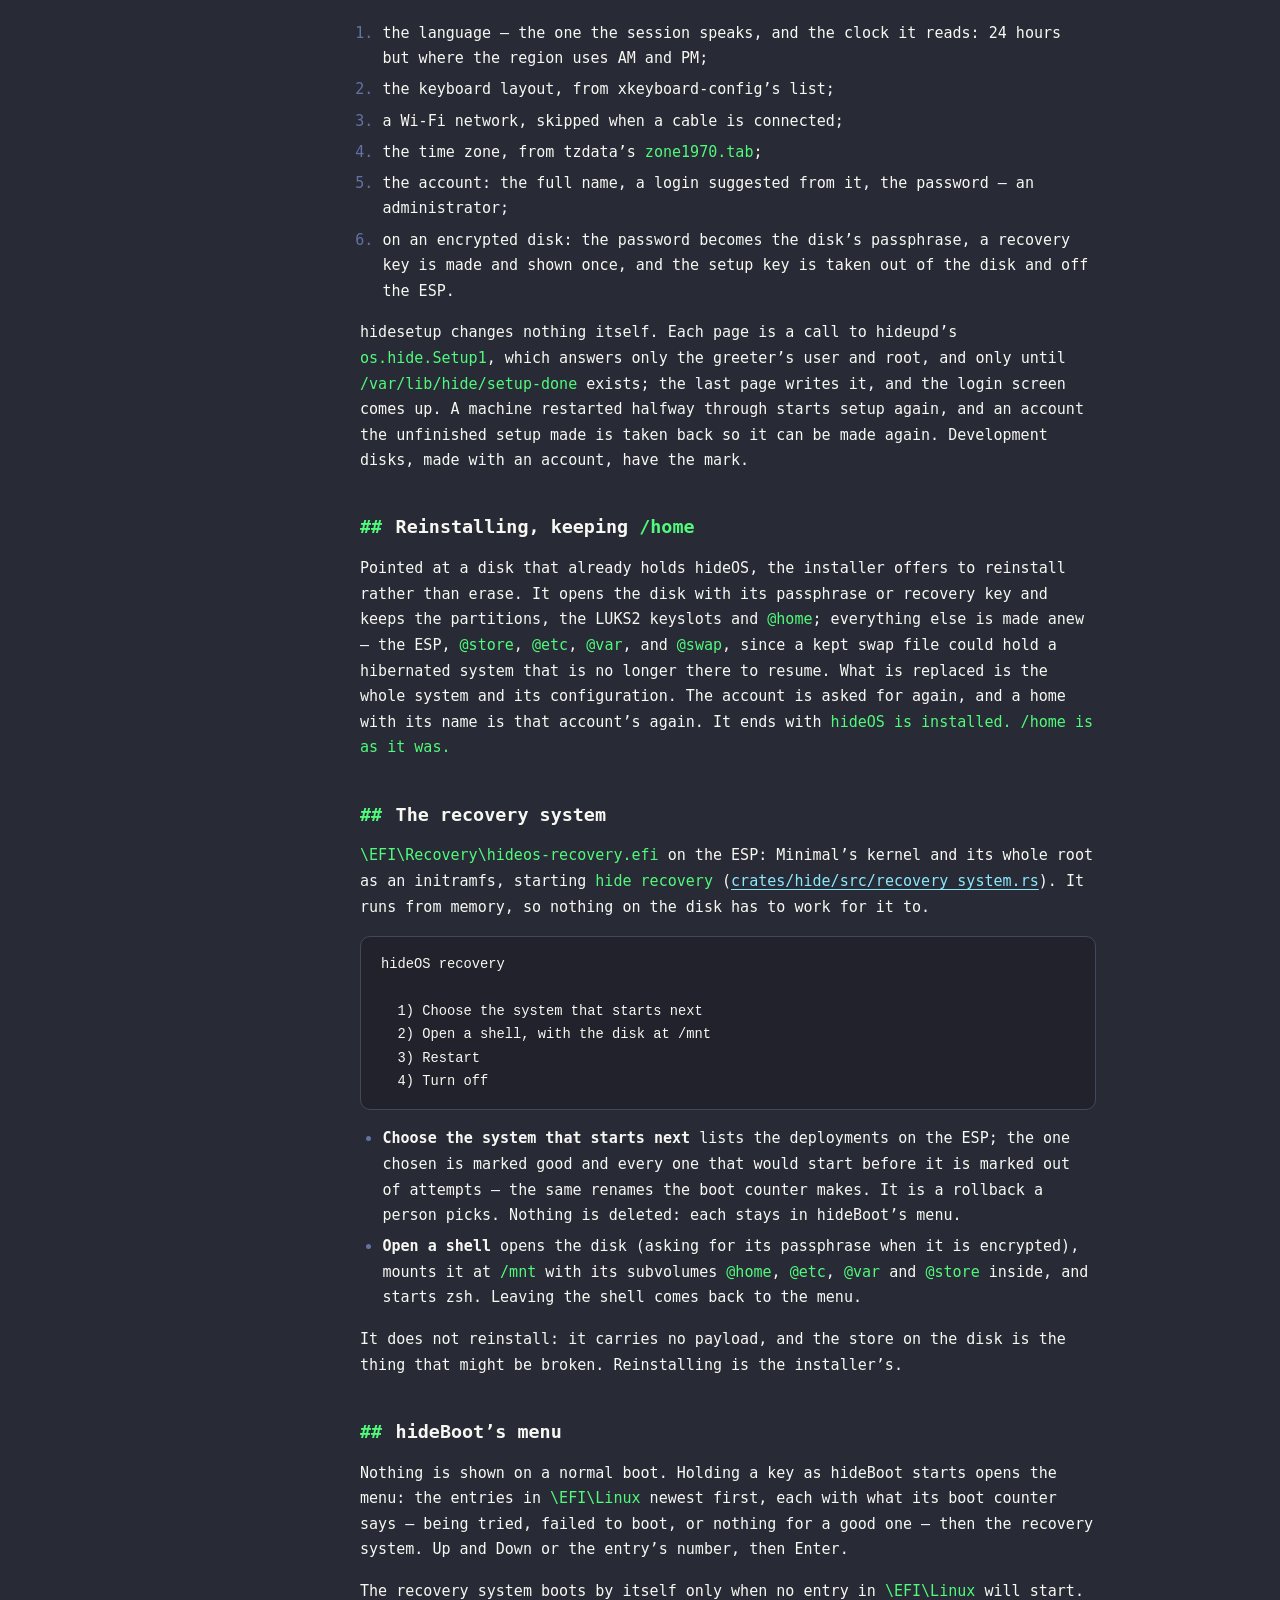
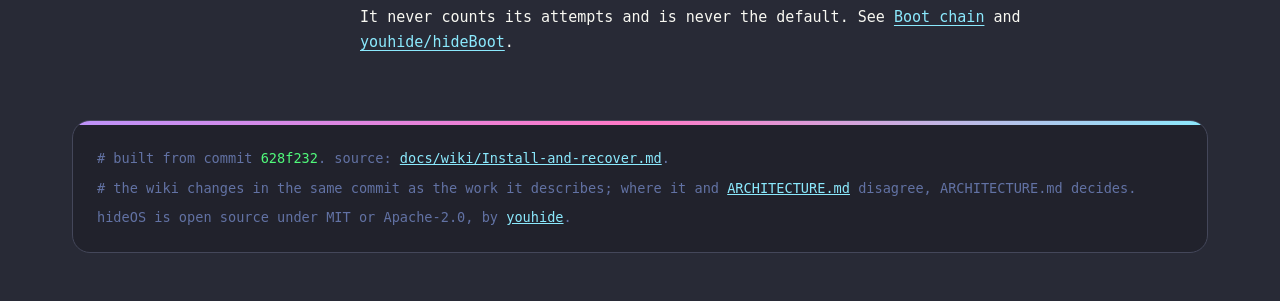
<file: wiki/Install-and-recover.html>
<!doctype html>
<html lang="en">
<head>
<meta charset="utf-8">
<meta name="viewport" content="width=device-width, initial-scale=1">
<title>Install and recover · hideOS wiki</title>
<meta name="description" content="How hideOS gets onto a disk, how it is reinstalled without losing /home, and what is left when nothing on the disk starts. The design is ARCHITECTURE.md, “The…">
<meta name="author" content="Youri Mattar">
<meta name="theme-color" content="#282a36">
<link rel="canonical" href="https://youhide.github.io/hideOS/wiki/Install-and-recover.html">
<link rel="icon" href="../favicon.svg" type="image/svg+xml">
<link rel="icon" href="../favicon-32x32.png" sizes="32x32" type="image/png">
<link rel="apple-touch-icon" href="../apple-touch-icon.png">
<link rel="stylesheet" href="../style.css">
</head>
<body>
<a class="skip" href="#main">Skip to content</a>

<header class="nav">
  <div class="wrap wrap--wide nav__inner">
    <a class="nav__brand" href="../">~/<span>hideOS</span></a>
    <nav class="nav__links" aria-label="Project">
<a href="index.html" aria-current="page">./wiki</a>
<a href="https://github.com/youhide/hideOS/blob/main/ARCHITECTURE.md">./architecture</a>
<a href="https://github.com/youhide/hideOS/blob/main/ROADMAP.md">./roadmap</a>
<a href="https://github.com/youhide/hideOS">./github</a>
    </nav>
    <details class="nav__menu">
      <summary>menu</summary>
      <nav aria-label="Project">
<a href="index.html" aria-current="page">./wiki</a>
<a href="https://github.com/youhide/hideOS/blob/main/ARCHITECTURE.md">./architecture</a>
<a href="https://github.com/youhide/hideOS/blob/main/ROADMAP.md">./roadmap</a>
<a href="https://github.com/youhide/hideOS">./github</a>
      </nav>
    </details>
  </div>
</header>

<div class="wrap wrap--wide wiki">
  <details class="wiki__toc wiki__toc--compact">
    <summary>wiki/ <b>Install and recover</b></summary>
<nav class="toc" aria-label="Wiki pages">
<p class="toc__title"><span class="sig">$</span>ls wiki/</p>
<ol class="toc__pages">
<li><a href="index.html">hideOS wiki</a></li>
<li><a href="Building.html">Building</a></li>
<li><a href="Testing.html">Testing</a></li>
<li><a href="Boot-chain.html">Boot chain</a></li>
<li><a href="Updates-and-rollback.html">Updates and rollback</a></li>
<li><a href="Disk-and-encryption.html">Disk and encryption</a></li>
<li><a href="Install-and-recover.html" aria-current="page">Install and recover</a>
<ol class="toc__sections">
<li><a href="#the-installer-medium">The installer medium</a></li>
<li><a href="#the-installer">The installer</a></li>
<li><a href="#beside-windows">Beside Windows</a></li>
<li><a href="#first-boot-setup">First-boot setup</a></li>
<li><a href="#reinstalling-keeping-home">Reinstalling, keeping /home</a></li>
<li><a href="#the-recovery-system">The recovery system</a></li>
<li><a href="#hideboots-menu">hideBoot’s menu</a></li>
</ol>
</li>
<li><a href="System-extensions.html">System extensions</a></li>
<li><a href="Applications.html">Applications</a></li>
<li><a href="hideforge.html">hideforge</a></li>
<li><a href="Development-notes.html">Development notes</a></li>
</ol>
</nav>
  </details>
  <aside class="wiki__toc wiki__toc--side">
<nav class="toc" aria-label="Wiki pages">
<p class="toc__title"><span class="sig">$</span>ls wiki/</p>
<ol class="toc__pages">
<li><a href="index.html">hideOS wiki</a></li>
<li><a href="Building.html">Building</a></li>
<li><a href="Testing.html">Testing</a></li>
<li><a href="Boot-chain.html">Boot chain</a></li>
<li><a href="Updates-and-rollback.html">Updates and rollback</a></li>
<li><a href="Disk-and-encryption.html">Disk and encryption</a></li>
<li><a href="Install-and-recover.html" aria-current="page">Install and recover</a>
<ol class="toc__sections">
<li><a href="#the-installer-medium">The installer medium</a></li>
<li><a href="#the-installer">The installer</a></li>
<li><a href="#beside-windows">Beside Windows</a></li>
<li><a href="#first-boot-setup">First-boot setup</a></li>
<li><a href="#reinstalling-keeping-home">Reinstalling, keeping /home</a></li>
<li><a href="#the-recovery-system">The recovery system</a></li>
<li><a href="#hideboots-menu">hideBoot’s menu</a></li>
</ol>
</li>
<li><a href="System-extensions.html">System extensions</a></li>
<li><a href="Applications.html">Applications</a></li>
<li><a href="hideforge.html">hideforge</a></li>
<li><a href="Development-notes.html">Development notes</a></li>
</ol>
</nav>
  </aside>
  <main id="main" class="wiki__page">
    <p class="prompt muted"><span class="prompt__sign">$</span>cat wiki/Install-and-recover.md</p>
    <article class="prose">
<h1 id="install-and-recover">Install and recover</h1>
<p>How hideOS gets onto a disk, how it is reinstalled without losing <code>/home</code>,
and what is left when nothing on the disk starts. The design is
<a href="https://github.com/youhide/hideOS/blob/main/ARCHITECTURE.md#the-installer-medium">ARCHITECTURE.md, “The installer medium”</a>
and <a href="https://github.com/youhide/hideOS/blob/main/ARCHITECTURE.md#recovery">“Recovery”</a>. All of it is exercised by
<code>cargo xtask installer-test</code>; see <a href="Testing.html">Testing</a>.</p>
<h2 id="the-installer-medium"><a class="h" href="#the-installer-medium" aria-hidden="true" tabindex="-1">##</a> The installer medium</h2>
<pre><code class="language-sh">cargo xtask installer                        # Minimal
cargo xtask installer --edition workstation
</code></pre>
<p>Writes <code>target/images/installer-EDITION-ARCH.img</code>, a whole-disk image for a
USB stick rather than an ISO:</p>
<div class="table-wrap">
<table><thead><tr><th>Partition</th><th>Contents</th></tr></thead><tbody>
<tr><td><code>hideos-installer</code> (ESP)</td><td>hideBoot as <code>EFI/BOOT/BOOTX64.EFI</code>; the installer’s UKI in <code>EFI/Linux</code>; the recovery system the installer will copy to the disk it installs</td></tr>
<tr><td><code>hideos-payload</code></td><td>The edition’s <code>payload.tar</code>, written raw</td></tr>
</tbody></table>
</div>
<p>The payload is raw because a tar archive reads the same from a block
device as from a file, and a file on FAT could not be over 4 GiB.</p>
<p>The installer’s UKI is Minimal’s kernel with Minimal’s whole root as a
zstd-compressed initramfs, starting <code>hide installer</code> as its init. The
installer is always Minimal’s, whichever edition it installs.</p>
<h3 id="before-booting-it-secure-boot"><a class="h" href="#before-booting-it-secure-boot" aria-hidden="true" tabindex="-1">###</a> Before booting it: Secure Boot</h3>
<p>hideBoot and the installer are signed with hideOS’s own keys, not
Microsoft’s, so a PC with Secure Boot on and its factory keys refuses them
before anything of hideOS appears; the firmware’s own message (“Secure
Boot Violation”, “Invalid signature detected”) is all there is. In the
firmware’s setup, before booting the stick, either:</p>
<ul>
<li><strong>put Secure Boot in setup mode</strong> — “Clear Secure Boot keys”, “Delete
all Secure Boot variables”, or the key management’s “Reset to Setup
Mode” — and leave it on: the installer enrolls hideOS’s keys with
Microsoft’s beside them, so Windows, and a discrete GPU’s firmware,
keep starting; or</li>
<li><strong>turn Secure Boot off</strong>, install, and enroll later with
<code>hide secureboot enroll</code> after putting the firmware in setup mode.</li>
</ul>
<p>With BitLocker on a Windows beside it, Windows asks once for its recovery
key after the keys change: have it at hand. ARCHITECTURE, “Secure Boot
with hideOS’s own keys”, has the reasons; a Microsoft-signed shim, for
firmware that cannot be put in setup mode, may come later.</p>
<h2 id="the-installer"><a class="h" href="#the-installer" aria-hidden="true" tabindex="-1">##</a> The installer</h2>
<p><a href="https://github.com/youhide/hideOS/blob/main/crates/hide/src/installer.rs">crates/hide/src/installer.rs</a>. On the
console it asks:</p>
<ol>
<li>which disk, from a numbered list, and <code>erase</code> typed out to confirm;</li>
<li>whether to encrypt it.</li>
</ol>
<p>That is all for the Workstation, as for a Mac: the rest is the first
start’s. The installer writes the disk, and an encrypted one gets a random
setup key, kept on the ESP until setup replaces it — hidestage opens the
disk with it, asking nothing. Minimal, which has no screen to set itself up
on, asks for a passphrase, twice, and the first account’s login name and
password, and shows the recovery key once.</p>
<p>It installs with the same code as <code>hide install</code> (the code <code>cargo xtask install</code> runs to make development disks). See <a href="Disk-and-encryption.html">Disk and encryption</a>.</p>
<h2 id="beside-windows"><a class="h" href="#beside-windows" aria-hidden="true" tabindex="-1">##</a> Beside Windows</h2>
<p>As Boot Camp Assistant does (ARCHITECTURE.md, “Beside Windows”). The
installer lists each disk with what it holds — <code>Windows</code>, <code>Windows, BitLocker on</code>, <code>Windows data</code>, <code>hideOS</code>, <code>empty</code> — read from the partition
types and the NTFS boot sectors
(<a href="https://github.com/youhide/hideOS/blob/main/crates/hide/src/disks.rs">crates/hide/src/disks.rs</a>).</p>
<ul>
<li><strong>A disk of its own</strong> is erased and installed on, as above. Windows on
another disk is left alone.</li>
<li><strong>A disk with Windows</strong> offers its largest free space when it is large
enough — the system twice over, a swap file as large as memory, and
16 GiB — and installs there with an ESP of its own, adding partitions to
the table and changing none (<code>hide install --beside</code>). When there is
not enough, the installer says how to make room — Disk Management,
Shrink Volume, in Windows — and stops; erasing the disk, Windows
included, takes typing <code>windows</code>. A hideOS installed beside Windows
before is replaced in place, its partitions only.</li>
<li><strong>The firmware’s boot order</strong>: every install writes a <code>Boot####</code> entry,
“hideOS”, for hideBoot on its ESP, and puts it first, reusing the one an
earlier install made (<a href="https://github.com/youhide/hideOS/blob/main/crates/hide/src/bootentry.rs">crates/hide/src/bootentry.rs</a>).
Without it a PC keeps starting Windows Boot Manager.</li>
<li><strong>BitLocker</strong>: with a BitLocker volume on any disk, before Secure Boot’s
keys change, the installer says that Windows will ask once for its
recovery key, and offers to leave Secure Boot for later
(<code>hide secureboot enroll</code>).</li>
<li><strong>The clock</strong>: with Windows anywhere on the machine, the installer writes
<code>/etc/hide/clock.conf</code> with <code>hardware-clock = local</code>; <code>hide setup</code> then
reads the hardware clock as local time at every boot, before NTP starts,
and the kernel writes it back the same way
(<a href="https://github.com/youhide/hideOS/blob/main/crates/hide/src/clock.rs">crates/hide/src/clock.rs</a>).</li>
<li><strong>NVIDIA</strong>: the Workstation’s medium carries the extensions published
for its image (a <code>hideos-extensions</code> partition); on a machine with an
NVIDIA GPU that NVIDIA’s open modules drive — Turing, RTX 20 and GTX 16,
and newer — the installer adds <code>nvidia</code> to the new system, so its first
start is drawn by it. An older NVIDIA GPU is said so.</li>
</ul>
<h3 id="startup-disk"><a class="h" href="#startup-disk" aria-hidden="true" tabindex="-1">###</a> Startup Disk</h3>
<p>Which system starts when no key is held, as on a Mac:</p>
<pre><code class="language-sh">hide startup-disk                  # which starts, and whether hideBoot found Windows
hide startup-disk windows          # Windows from now on
hide startup-disk hideos           # hideOS again
hide startup-disk windows --once   # Windows at the next start only
</code></pre>
<p>hideBoot finds Windows Boot Manager on any ESP and lists it as “Windows”;
the choice is systemd-boot’s variables, <code>LoaderEntryDefault</code> and
<code>LoaderEntryOneShot</code>, which hideBoot reads
(<a href="https://github.com/youhide/hideOS/blob/main/crates/hide/src/startup.rs">crates/hide/src/startup.rs</a>). Settings
→ System → Updates shows a Startup disk section beside Windows, with
“Restart in Windows”; hideupd sets it (<code>SetStartupDisk</code>, polkit action
<code>os.hide.update.startup-disk</code>).</p>
<h2 id="first-boot-setup"><a class="h" href="#first-boot-setup" aria-hidden="true" tabindex="-1">##</a> First-boot setup</h2>
<p>On a Workstation no one has set up, greetd shows <code>hidesetup</code> instead of the
login screen: full screen, in the greeter’s compositor, as the greeter’s
user. A page at a time, as a Mac’s Setup Assistant:</p>
<ol>
<li>the language — the one the session speaks, and the clock it reads: 24
hours but where the region uses AM and PM;</li>
<li>the keyboard layout, from xkeyboard-config’s list;</li>
<li>a Wi-Fi network, skipped when a cable is connected;</li>
<li>the time zone, from tzdata’s <code>zone1970.tab</code>;</li>
<li>the account: the full name, a login suggested from it, the password —
an administrator;</li>
<li>on an encrypted disk: the password becomes the disk’s passphrase, a
recovery key is made and shown once, and the setup key is taken out of
the disk and off the ESP.</li>
</ol>
<p>hidesetup changes nothing itself. Each page is a call to hideupd’s
<code>os.hide.Setup1</code>, which answers only the greeter’s user and root, and only
until <code>/var/lib/hide/setup-done</code> exists; the last page writes it, and the
login screen comes up. A machine restarted halfway through starts setup
again, and an account the unfinished setup made is taken back so it can be
made again. Development disks, made with an account, have the mark.</p>
<h2 id="reinstalling-keeping-home"><a class="h" href="#reinstalling-keeping-home" aria-hidden="true" tabindex="-1">##</a> Reinstalling, keeping <code>/home</code></h2>
<p>Pointed at a disk that already holds hideOS, the installer offers to
reinstall rather than erase. It opens the disk with its passphrase or
recovery key and keeps the partitions, the LUKS2 keyslots and <code>@home</code>;
everything else is made anew — the ESP, <code>@store</code>, <code>@etc</code>, <code>@var</code>, and
<code>@swap</code>, since a kept swap file could hold a hibernated system that is no
longer there to resume. What is replaced is the whole system and its
configuration. The account is asked for again, and a home with its name is
that account’s again. It ends with <code>hideOS is installed. /home is as it was.</code></p>
<h2 id="the-recovery-system"><a class="h" href="#the-recovery-system" aria-hidden="true" tabindex="-1">##</a> The recovery system</h2>
<p><code>\EFI\Recovery\hideos-recovery.efi</code> on the ESP: Minimal’s kernel and its
whole root as an initramfs, starting <code>hide recovery</code>
(<a href="https://github.com/youhide/hideOS/blob/main/crates/hide/src/recovery_system.rs">crates/hide/src/recovery_system.rs</a>).
It runs from memory, so nothing on the disk has to work for it to.</p>
<pre><code class="language-text">hideOS recovery

  1) Choose the system that starts next
  2) Open a shell, with the disk at /mnt
  3) Restart
  4) Turn off
</code></pre>
<ul>
<li><strong>Choose the system that starts next</strong> lists the deployments on the ESP;
the one chosen is marked good and every one that would start before it is
marked out of attempts — the same renames the boot counter makes. It is a
rollback a person picks. Nothing is deleted: each stays in hideBoot’s
menu.</li>
<li><strong>Open a shell</strong> opens the disk (asking for its passphrase when it is
encrypted), mounts it at <code>/mnt</code> with its subvolumes <code>@home</code>, <code>@etc</code>,
<code>@var</code> and <code>@store</code> inside, and starts zsh. Leaving the shell comes back
to the menu.</li>
</ul>
<p>It does not reinstall: it carries no payload, and the store on the disk is
the thing that might be broken. Reinstalling is the installer’s.</p>
<h2 id="hideboots-menu"><a class="h" href="#hideboots-menu" aria-hidden="true" tabindex="-1">##</a> hideBoot’s menu</h2>
<p>Nothing is shown on a normal boot. Holding a key as hideBoot starts opens
the menu: the entries in <code>\EFI\Linux</code> newest first, each with what its boot
counter says — being tried, failed to boot, or nothing for a good one —
then the recovery system. Up and Down or the entry’s number, then Enter.</p>
<p>The recovery system boots by itself only when no entry in <code>\EFI\Linux</code>
will start. It never counts its attempts and is never the default. See
<a href="Boot-chain.html">Boot chain</a> and <a href="https://github.com/youhide/hideBoot">youhide/hideBoot</a>.</p>
    </article>
  </main>
</div>

<footer class="footer">
  <div class="wrap wrap--wide">
    <div class="footer__card">
      <div class="footer__accent"></div>
      <div class="footer__body">
        <p># built from commit <code>628f232</code>. source: <a href="https://github.com/youhide/hideOS/blob/main/docs/wiki/Install-and-recover.md">docs/wiki/Install-and-recover.md</a>.</p>
        <p># the wiki changes in the same commit as the work it describes; where it and <a href="https://github.com/youhide/hideOS/blob/main/ARCHITECTURE.md">ARCHITECTURE.md</a> disagree, ARCHITECTURE.md decides.</p>
        <p>hideOS is open source under MIT or Apache-2.0, by <a href="https://youhide.com.br">youhide</a>.</p>
      </div>
    </div>
  </div>
</footer>
</body>
</html>
</file>
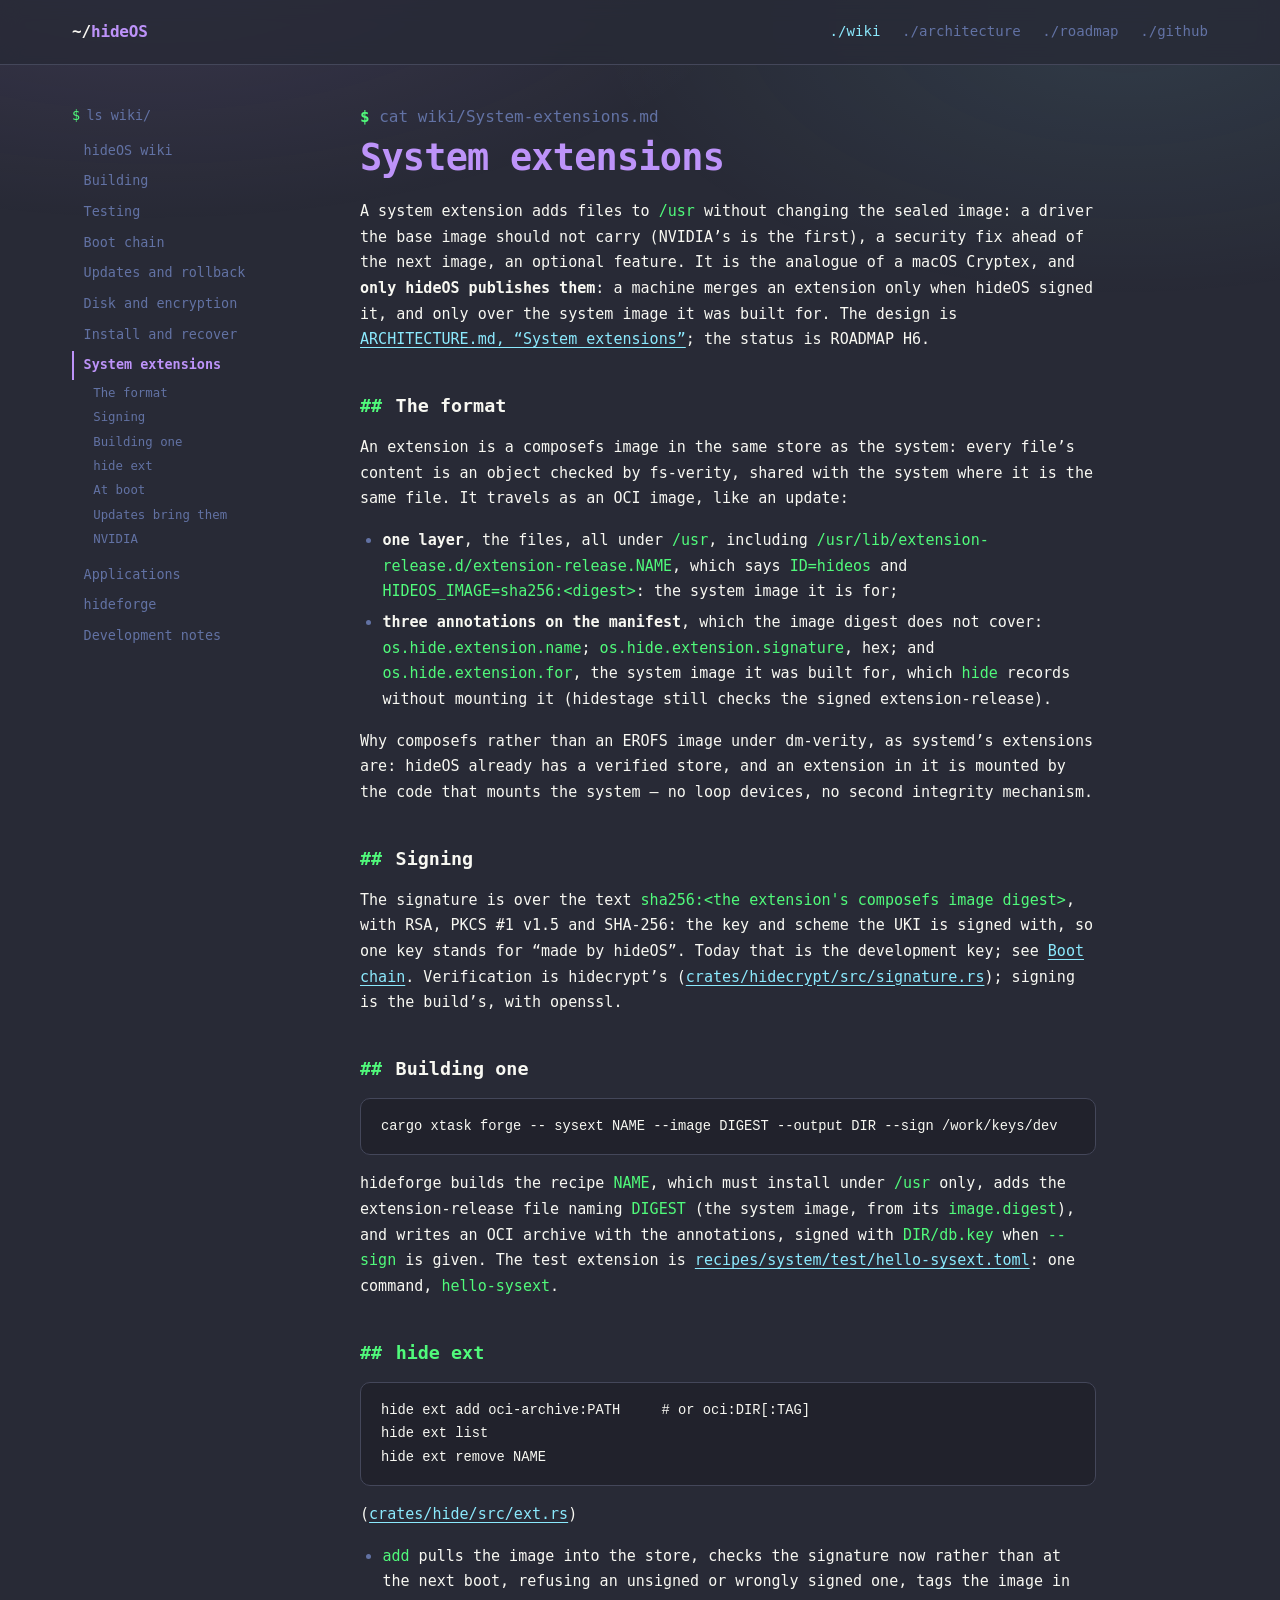
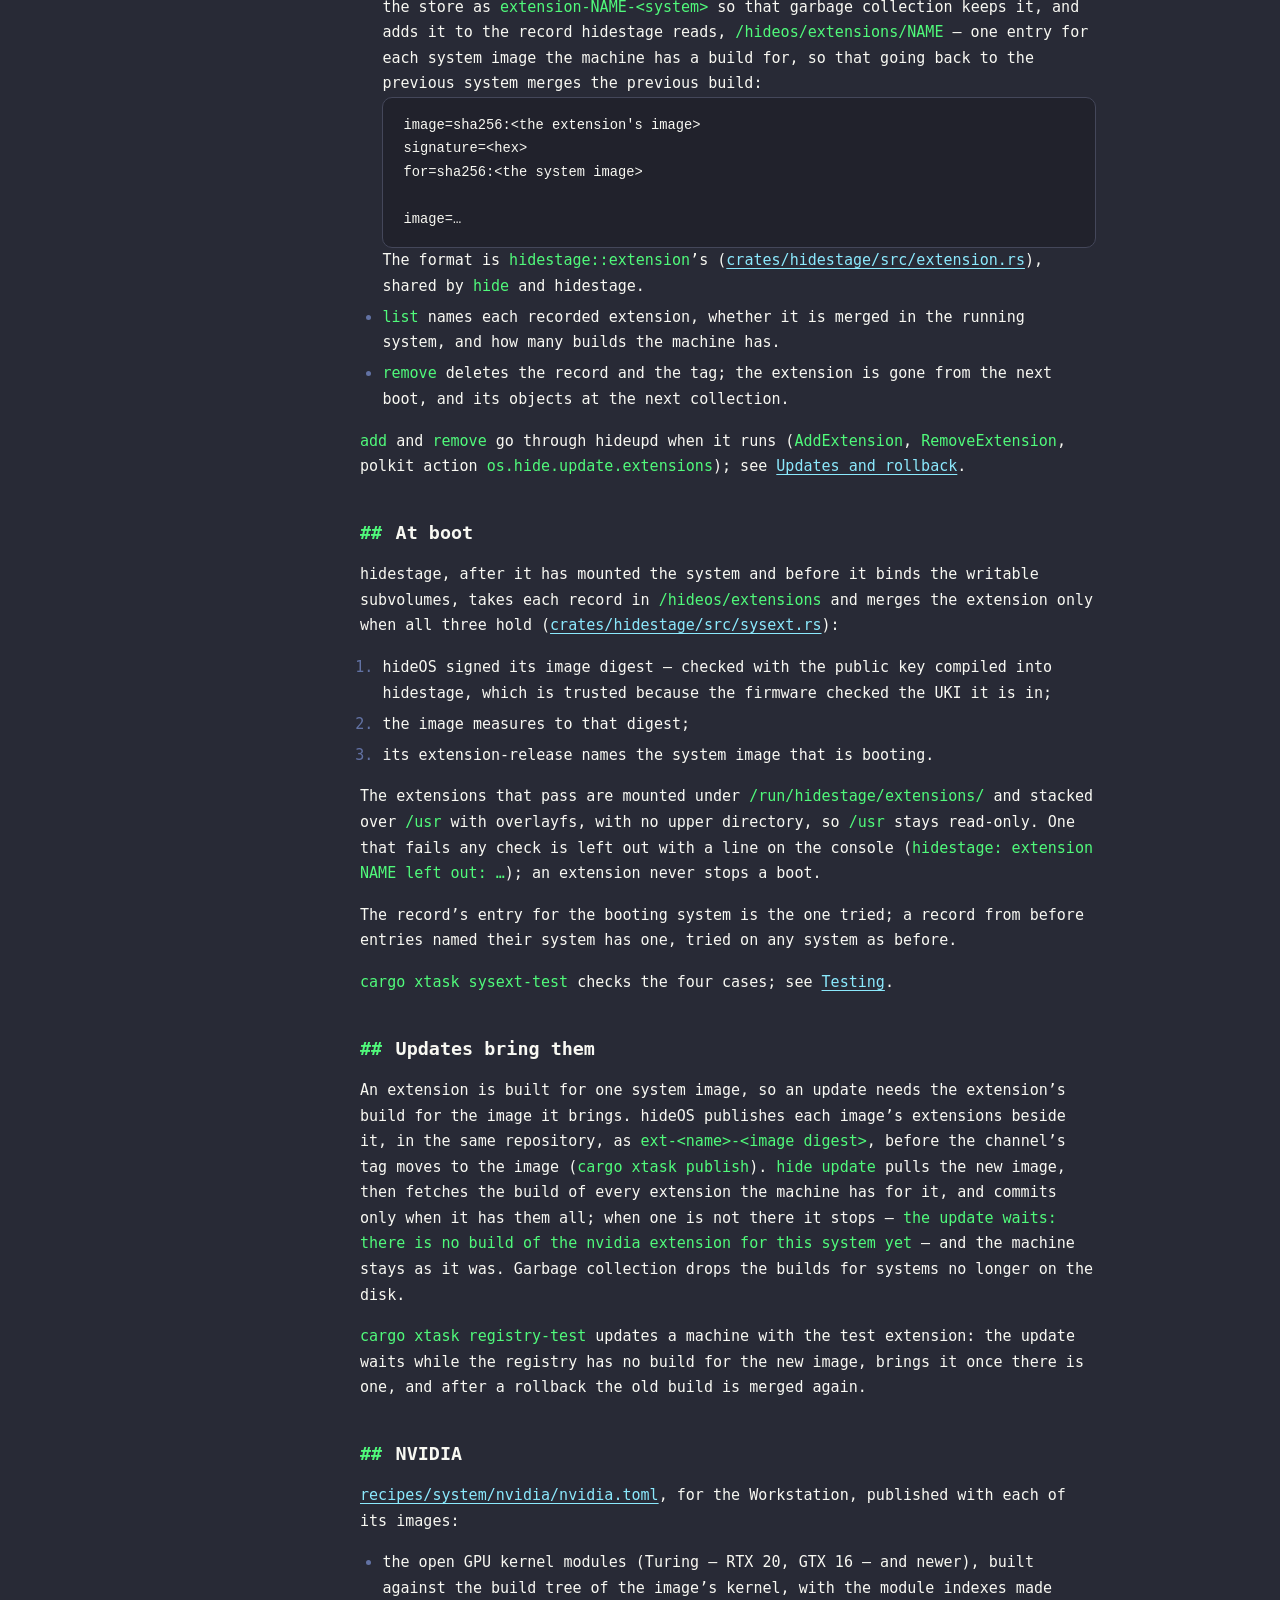
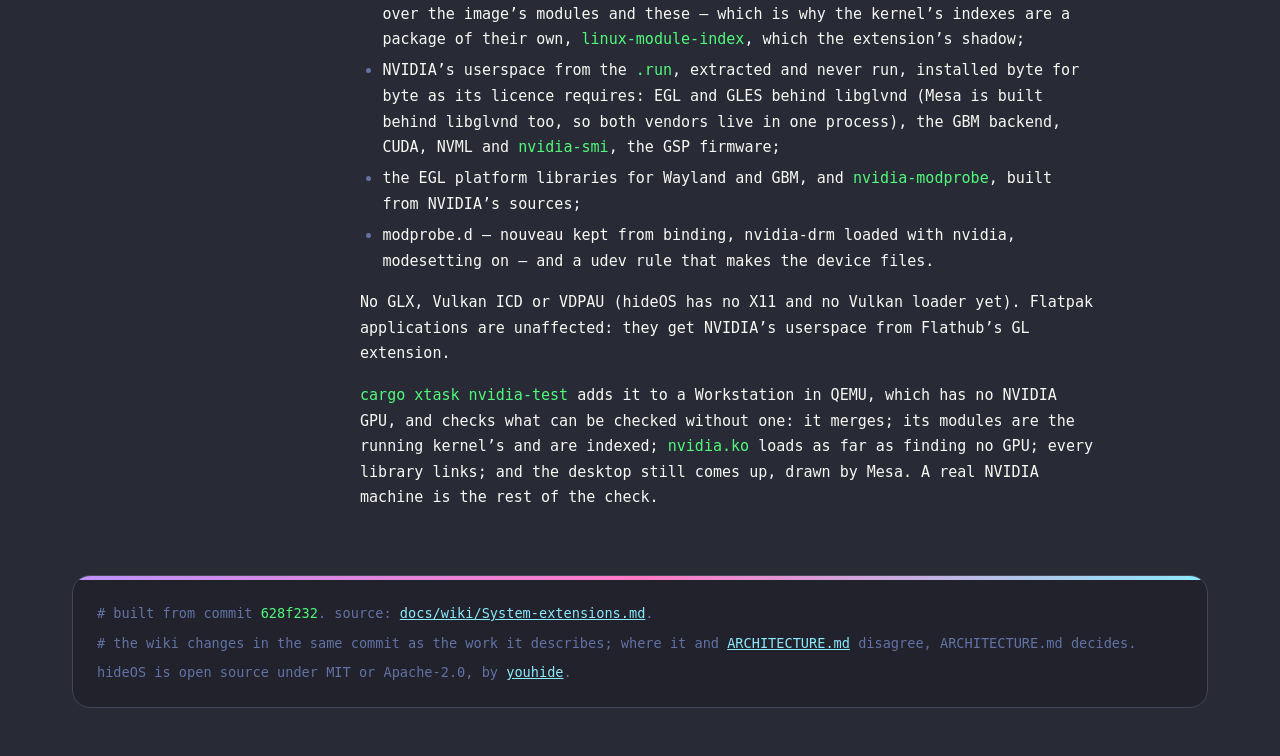
<file: wiki/System-extensions.html>
<!doctype html>
<html lang="en">
<head>
<meta charset="utf-8">
<meta name="viewport" content="width=device-width, initial-scale=1">
<title>System extensions · hideOS wiki</title>
<meta name="description" content="A system extension adds files to /usr without changing the sealed image: a driver the base image should not carry (NVIDIA’s is the first), a security fix ahead…">
<meta name="author" content="Youri Mattar">
<meta name="theme-color" content="#282a36">
<link rel="canonical" href="https://youhide.github.io/hideOS/wiki/System-extensions.html">
<link rel="icon" href="../favicon.svg" type="image/svg+xml">
<link rel="icon" href="../favicon-32x32.png" sizes="32x32" type="image/png">
<link rel="apple-touch-icon" href="../apple-touch-icon.png">
<link rel="stylesheet" href="../style.css">
</head>
<body>
<a class="skip" href="#main">Skip to content</a>

<header class="nav">
  <div class="wrap wrap--wide nav__inner">
    <a class="nav__brand" href="../">~/<span>hideOS</span></a>
    <nav class="nav__links" aria-label="Project">
<a href="index.html" aria-current="page">./wiki</a>
<a href="https://github.com/youhide/hideOS/blob/main/ARCHITECTURE.md">./architecture</a>
<a href="https://github.com/youhide/hideOS/blob/main/ROADMAP.md">./roadmap</a>
<a href="https://github.com/youhide/hideOS">./github</a>
    </nav>
    <details class="nav__menu">
      <summary>menu</summary>
      <nav aria-label="Project">
<a href="index.html" aria-current="page">./wiki</a>
<a href="https://github.com/youhide/hideOS/blob/main/ARCHITECTURE.md">./architecture</a>
<a href="https://github.com/youhide/hideOS/blob/main/ROADMAP.md">./roadmap</a>
<a href="https://github.com/youhide/hideOS">./github</a>
      </nav>
    </details>
  </div>
</header>

<div class="wrap wrap--wide wiki">
  <details class="wiki__toc wiki__toc--compact">
    <summary>wiki/ <b>System extensions</b></summary>
<nav class="toc" aria-label="Wiki pages">
<p class="toc__title"><span class="sig">$</span>ls wiki/</p>
<ol class="toc__pages">
<li><a href="index.html">hideOS wiki</a></li>
<li><a href="Building.html">Building</a></li>
<li><a href="Testing.html">Testing</a></li>
<li><a href="Boot-chain.html">Boot chain</a></li>
<li><a href="Updates-and-rollback.html">Updates and rollback</a></li>
<li><a href="Disk-and-encryption.html">Disk and encryption</a></li>
<li><a href="Install-and-recover.html">Install and recover</a></li>
<li><a href="System-extensions.html" aria-current="page">System extensions</a>
<ol class="toc__sections">
<li><a href="#the-format">The format</a></li>
<li><a href="#signing">Signing</a></li>
<li><a href="#building-one">Building one</a></li>
<li><a href="#hide-ext">hide ext</a></li>
<li><a href="#at-boot">At boot</a></li>
<li><a href="#updates-bring-them">Updates bring them</a></li>
<li><a href="#nvidia">NVIDIA</a></li>
</ol>
</li>
<li><a href="Applications.html">Applications</a></li>
<li><a href="hideforge.html">hideforge</a></li>
<li><a href="Development-notes.html">Development notes</a></li>
</ol>
</nav>
  </details>
  <aside class="wiki__toc wiki__toc--side">
<nav class="toc" aria-label="Wiki pages">
<p class="toc__title"><span class="sig">$</span>ls wiki/</p>
<ol class="toc__pages">
<li><a href="index.html">hideOS wiki</a></li>
<li><a href="Building.html">Building</a></li>
<li><a href="Testing.html">Testing</a></li>
<li><a href="Boot-chain.html">Boot chain</a></li>
<li><a href="Updates-and-rollback.html">Updates and rollback</a></li>
<li><a href="Disk-and-encryption.html">Disk and encryption</a></li>
<li><a href="Install-and-recover.html">Install and recover</a></li>
<li><a href="System-extensions.html" aria-current="page">System extensions</a>
<ol class="toc__sections">
<li><a href="#the-format">The format</a></li>
<li><a href="#signing">Signing</a></li>
<li><a href="#building-one">Building one</a></li>
<li><a href="#hide-ext">hide ext</a></li>
<li><a href="#at-boot">At boot</a></li>
<li><a href="#updates-bring-them">Updates bring them</a></li>
<li><a href="#nvidia">NVIDIA</a></li>
</ol>
</li>
<li><a href="Applications.html">Applications</a></li>
<li><a href="hideforge.html">hideforge</a></li>
<li><a href="Development-notes.html">Development notes</a></li>
</ol>
</nav>
  </aside>
  <main id="main" class="wiki__page">
    <p class="prompt muted"><span class="prompt__sign">$</span>cat wiki/System-extensions.md</p>
    <article class="prose">
<h1 id="system-extensions">System extensions</h1>
<p>A system extension adds files to <code>/usr</code> without changing the sealed image:
a driver the base image should not carry (NVIDIA’s is the first), a
security fix ahead of the next image, an optional feature. It is the
analogue of a macOS Cryptex, and <strong>only hideOS publishes them</strong>: a machine
merges an extension only when hideOS signed it, and only over the system
image it was built for. The design is
<a href="https://github.com/youhide/hideOS/blob/main/ARCHITECTURE.md#system-extensions">ARCHITECTURE.md, “System extensions”</a>;
the status is ROADMAP H6.</p>
<h2 id="the-format"><a class="h" href="#the-format" aria-hidden="true" tabindex="-1">##</a> The format</h2>
<p>An extension is a composefs image in the same store as the system: every
file’s content is an object checked by fs-verity, shared with the system
where it is the same file. It travels as an OCI image, like an update:</p>
<ul>
<li><strong>one layer</strong>, the files, all under <code>/usr</code>, including
<code>/usr/lib/extension-release.d/extension-release.NAME</code>, which says
<code>ID=hideos</code> and <code>HIDEOS_IMAGE=sha256:&lt;digest&gt;</code>: the system image it is
for;</li>
<li><strong>three annotations on the manifest</strong>, which the image digest does not
cover: <code>os.hide.extension.name</code>; <code>os.hide.extension.signature</code>, hex; and
<code>os.hide.extension.for</code>, the system image it was built for, which <code>hide</code>
records without mounting it (hidestage still checks the signed
extension-release).</li>
</ul>
<p>Why composefs rather than an EROFS image under dm-verity, as systemd’s
extensions are: hideOS already has a verified store, and an extension in it
is mounted by the code that mounts the system — no loop devices, no second
integrity mechanism.</p>
<h2 id="signing"><a class="h" href="#signing" aria-hidden="true" tabindex="-1">##</a> Signing</h2>
<p>The signature is over the text <code>sha256:&lt;the extension's composefs image digest&gt;</code>, with RSA, PKCS #1 v1.5 and SHA-256: the key and scheme the UKI is
signed with, so one key stands for “made by hideOS”. Today that is the
development key; see <a href="Boot-chain.html">Boot chain</a>. Verification is hidecrypt’s
(<a href="https://github.com/youhide/hideOS/blob/main/crates/hidecrypt/src/signature.rs">crates/hidecrypt/src/signature.rs</a>);
signing is the build’s, with openssl.</p>
<h2 id="building-one"><a class="h" href="#building-one" aria-hidden="true" tabindex="-1">##</a> Building one</h2>
<pre><code class="language-sh">cargo xtask forge -- sysext NAME --image DIGEST --output DIR --sign /work/keys/dev
</code></pre>
<p>hideforge builds the recipe <code>NAME</code>, which must install under <code>/usr</code> only,
adds the extension-release file naming <code>DIGEST</code> (the system image, from its
<code>image.digest</code>), and writes an OCI archive with the annotations, signed
with <code>DIR/db.key</code> when <code>--sign</code> is given. The test extension is
<a href="https://github.com/youhide/hideOS/blob/main/recipes/system/test/hello-sysext.toml">recipes/system/test/hello-sysext.toml</a>:
one command, <code>hello-sysext</code>.</p>
<h2 id="hide-ext"><a class="h" href="#hide-ext" aria-hidden="true" tabindex="-1">##</a> <code>hide ext</code></h2>
<pre><code class="language-sh">hide ext add oci-archive:PATH     # or oci:DIR[:TAG]
hide ext list
hide ext remove NAME
</code></pre>
<p>(<a href="https://github.com/youhide/hideOS/blob/main/crates/hide/src/ext.rs">crates/hide/src/ext.rs</a>)</p>
<ul>
<li>
<p><code>add</code> pulls the image into the store, checks the signature now rather
than at the next boot, refusing an unsigned or wrongly signed one, tags
the image in the store as <code>extension-NAME-&lt;system&gt;</code> so that garbage
collection keeps it, and adds it to the record hidestage reads,
<code>/hideos/extensions/NAME</code> — one entry for each system image the machine
has a build for, so that going back to the previous system merges the
previous build:</p>
<pre><code class="language-text">image=sha256:&lt;the extension's image&gt;
signature=&lt;hex&gt;
for=sha256:&lt;the system image&gt;

image=…
</code></pre>
<p>The format is <code>hidestage::extension</code>’s
(<a href="https://github.com/youhide/hideOS/blob/main/crates/hidestage/src/extension.rs">crates/hidestage/src/extension.rs</a>),
shared by <code>hide</code> and hidestage.</p>
</li>
<li>
<p><code>list</code> names each recorded extension, whether it is merged in the
running system, and how many builds the machine has.</p>
</li>
<li>
<p><code>remove</code> deletes the record and the tag; the extension is gone from the
next boot, and its objects at the next collection.</p>
</li>
</ul>
<p><code>add</code> and <code>remove</code> go through hideupd when it runs (<code>AddExtension</code>,
<code>RemoveExtension</code>, polkit action <code>os.hide.update.extensions</code>); see
<a href="Updates-and-rollback.html">Updates and rollback</a>.</p>
<h2 id="at-boot"><a class="h" href="#at-boot" aria-hidden="true" tabindex="-1">##</a> At boot</h2>
<p>hidestage, after it has mounted the system and before it binds the
writable subvolumes, takes each record in <code>/hideos/extensions</code> and merges
the extension only when all three hold
(<a href="https://github.com/youhide/hideOS/blob/main/crates/hidestage/src/sysext.rs">crates/hidestage/src/sysext.rs</a>):</p>
<ol>
<li>hideOS signed its image digest — checked with the public key compiled
into hidestage, which is trusted because the firmware checked the UKI it
is in;</li>
<li>the image measures to that digest;</li>
<li>its extension-release names the system image that is booting.</li>
</ol>
<p>The extensions that pass are mounted under <code>/run/hidestage/extensions/</code> and
stacked over <code>/usr</code> with overlayfs, with no upper directory, so <code>/usr</code>
stays read-only. One that fails any check is left out with a line on the
console (<code>hidestage: extension NAME left out: …</code>); an extension never stops
a boot.</p>
<p>The record’s entry for the booting system is the one tried; a record from
before entries named their system has one, tried on any system as before.</p>
<p><code>cargo xtask sysext-test</code> checks the four cases; see <a href="Testing.html">Testing</a>.</p>
<h2 id="updates-bring-them"><a class="h" href="#updates-bring-them" aria-hidden="true" tabindex="-1">##</a> Updates bring them</h2>
<p>An extension is built for one system image, so an update needs the
extension’s build for the image it brings. hideOS publishes each image’s
extensions beside it, in the same repository, as <code>ext-&lt;name&gt;-&lt;image digest&gt;</code>, before the channel’s tag moves to the image (<code>cargo xtask publish</code>). <code>hide update</code> pulls the new image, then fetches the build of
every extension the machine has for it, and commits only when it has them
all; when one is not there it stops — <code>the update waits: there is no build of the nvidia extension for this system yet</code> — and the machine stays as it
was. Garbage collection drops the builds for systems no longer on the disk.</p>
<p><code>cargo xtask registry-test</code> updates a machine with the test extension:
the update waits while the registry has no build for the new image, brings
it once there is one, and after a rollback the old build is merged again.</p>
<h2 id="nvidia"><a class="h" href="#nvidia" aria-hidden="true" tabindex="-1">##</a> NVIDIA</h2>
<p><a href="https://github.com/youhide/hideOS/blob/main/recipes/system/nvidia/nvidia.toml">recipes/system/nvidia/nvidia.toml</a>,
for the Workstation, published with each of its images:</p>
<ul>
<li>the open GPU kernel modules (Turing — RTX 20, GTX 16 — and newer), built
against the build tree of the image’s kernel, with the module indexes
made over the image’s modules and these — which is why the kernel’s
indexes are a package of their own, <code>linux-module-index</code>, which the
extension’s shadow;</li>
<li>NVIDIA’s userspace from the <code>.run</code>, extracted and never run, installed
byte for byte as its licence requires: EGL and GLES behind libglvnd (Mesa
is built behind libglvnd too, so both vendors live in one process), the
GBM backend, CUDA, NVML and <code>nvidia-smi</code>, the GSP firmware;</li>
<li>the EGL platform libraries for Wayland and GBM, and <code>nvidia-modprobe</code>,
built from NVIDIA’s sources;</li>
<li>modprobe.d — nouveau kept from binding, nvidia-drm loaded with nvidia,
modesetting on — and a udev rule that makes the device files.</li>
</ul>
<p>No GLX, Vulkan ICD or VDPAU (hideOS has no X11 and no Vulkan loader yet).
Flatpak applications are unaffected: they get NVIDIA’s userspace from
Flathub’s GL extension.</p>
<p><code>cargo xtask nvidia-test</code> adds it to a Workstation in QEMU, which has no
NVIDIA GPU, and checks what can be checked without one: it merges; its
modules are the running kernel’s and are indexed; <code>nvidia.ko</code> loads as far
as finding no GPU; every library links; and the desktop still comes up,
drawn by Mesa. A real NVIDIA machine is the rest of the check.</p>
    </article>
  </main>
</div>

<footer class="footer">
  <div class="wrap wrap--wide">
    <div class="footer__card">
      <div class="footer__accent"></div>
      <div class="footer__body">
        <p># built from commit <code>628f232</code>. source: <a href="https://github.com/youhide/hideOS/blob/main/docs/wiki/System-extensions.md">docs/wiki/System-extensions.md</a>.</p>
        <p># the wiki changes in the same commit as the work it describes; where it and <a href="https://github.com/youhide/hideOS/blob/main/ARCHITECTURE.md">ARCHITECTURE.md</a> disagree, ARCHITECTURE.md decides.</p>
        <p>hideOS is open source under MIT or Apache-2.0, by <a href="https://youhide.com.br">youhide</a>.</p>
      </div>
    </div>
  </div>
</footer>
</body>
</html>
</file>
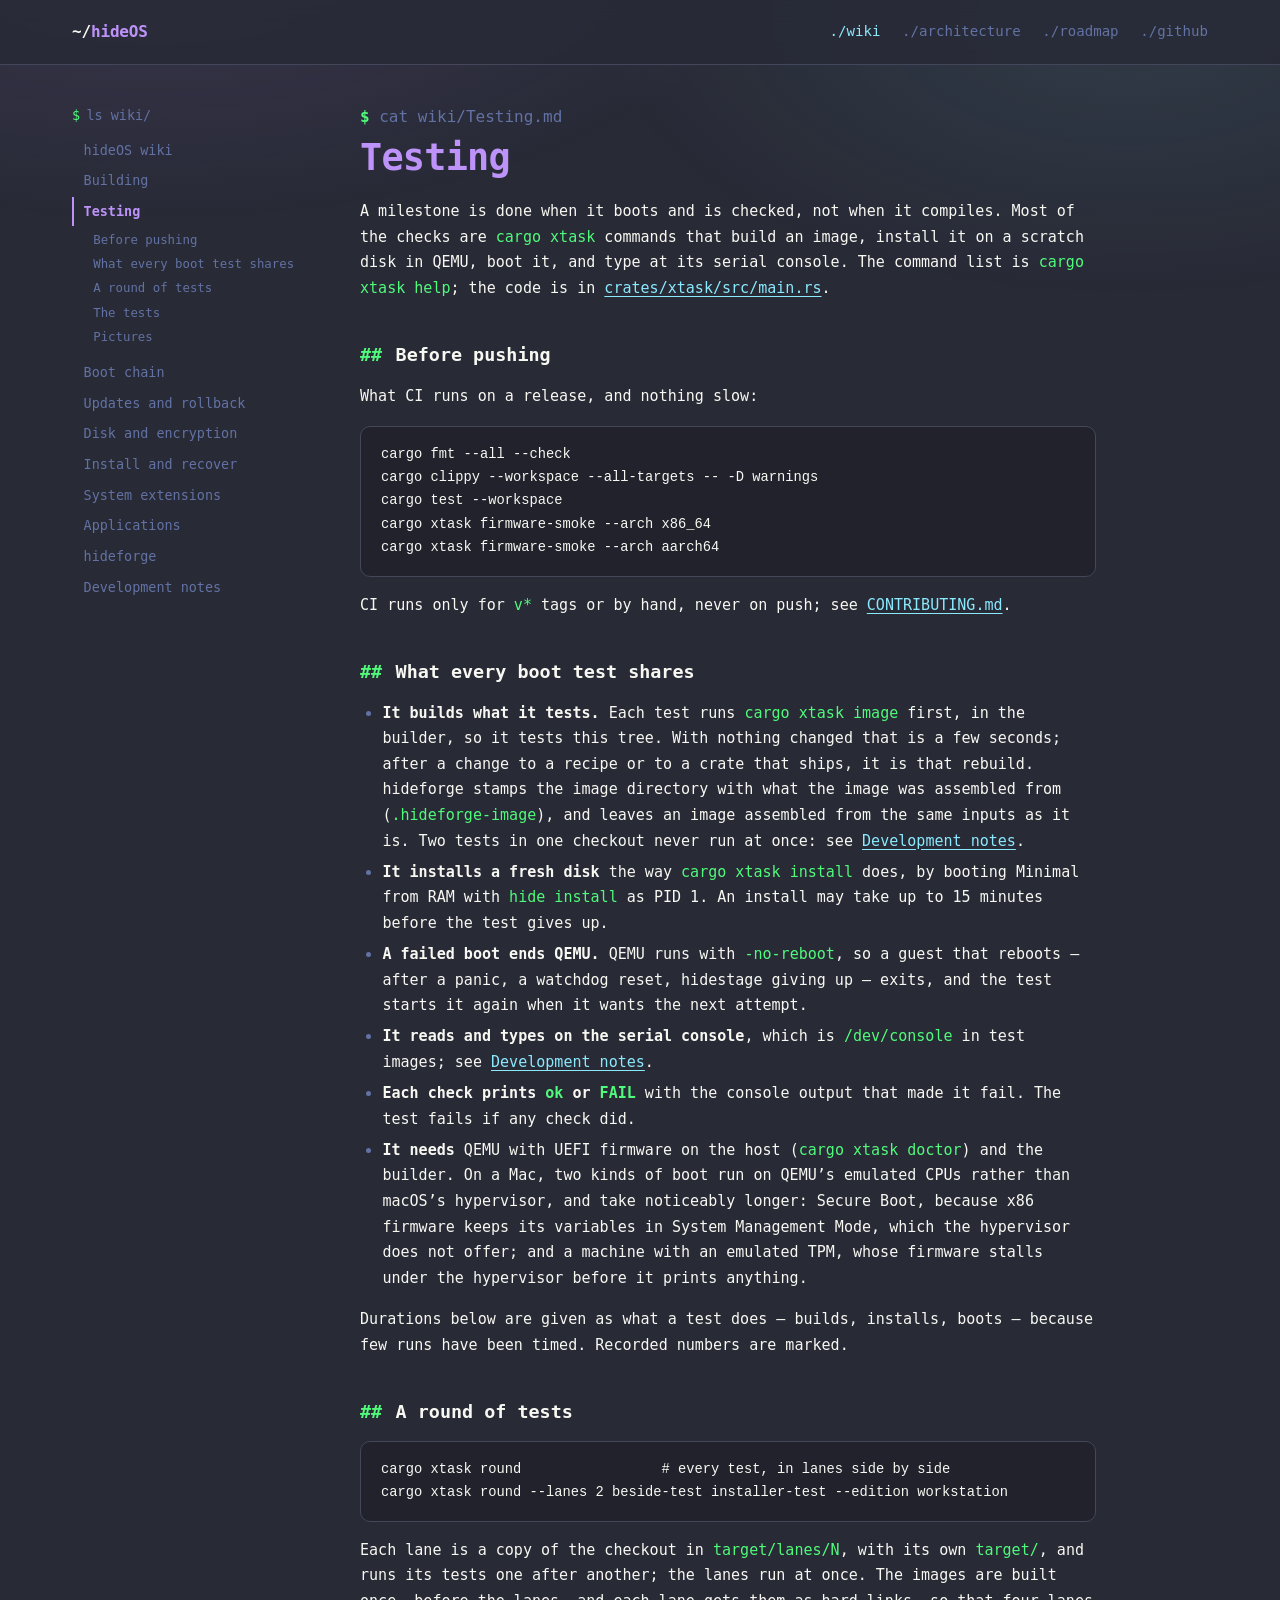
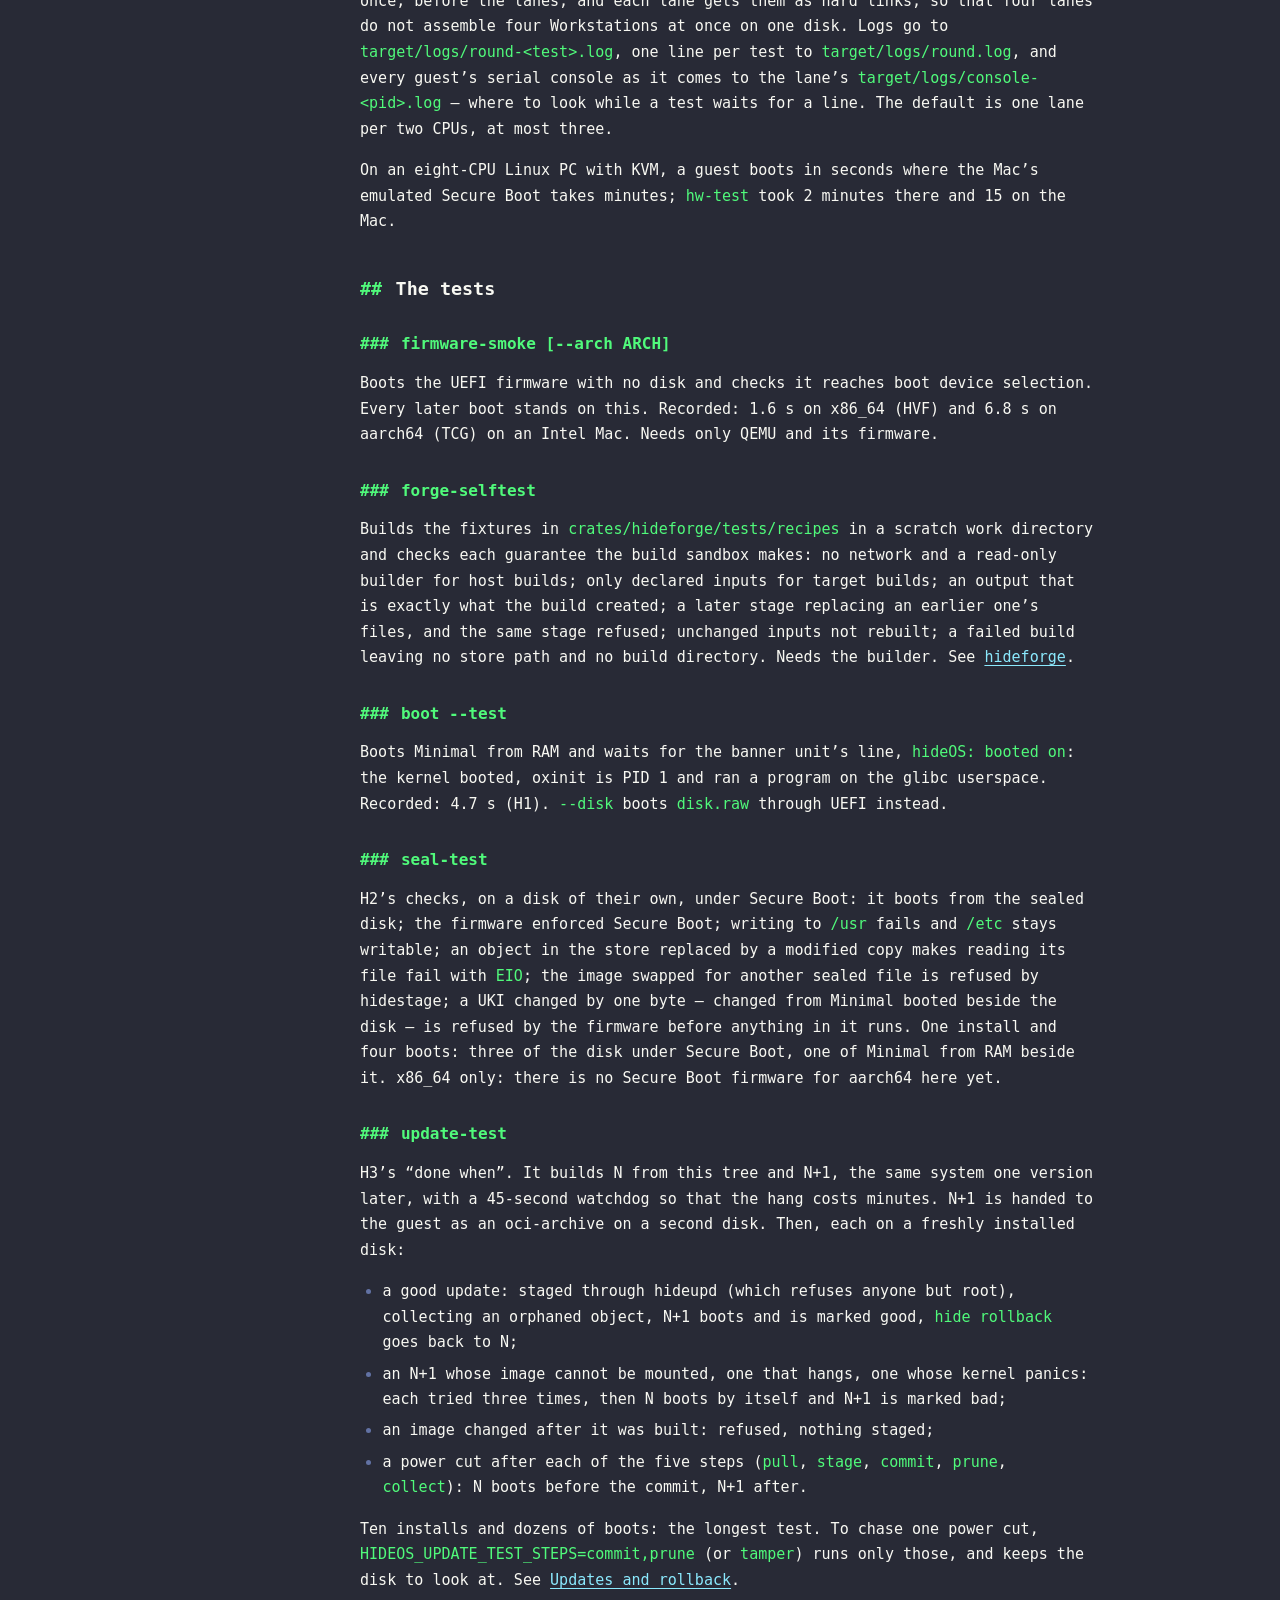
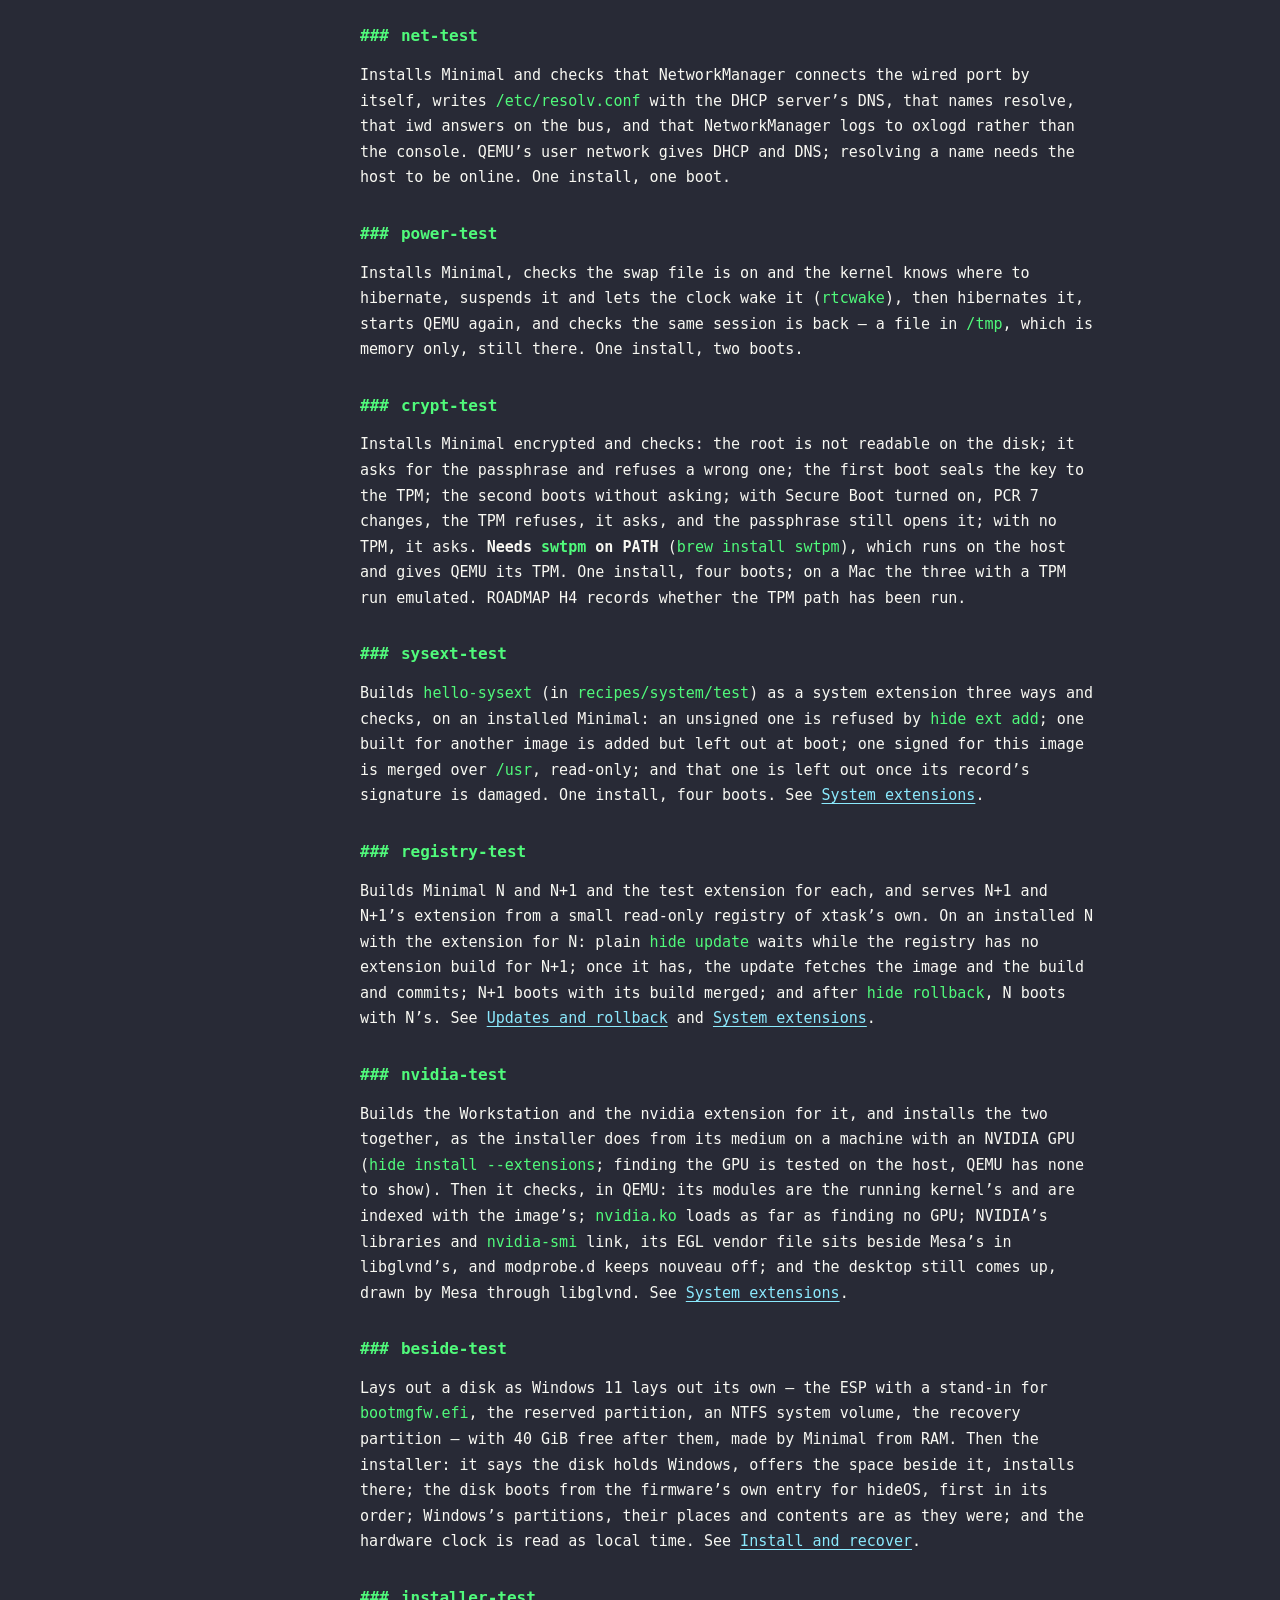
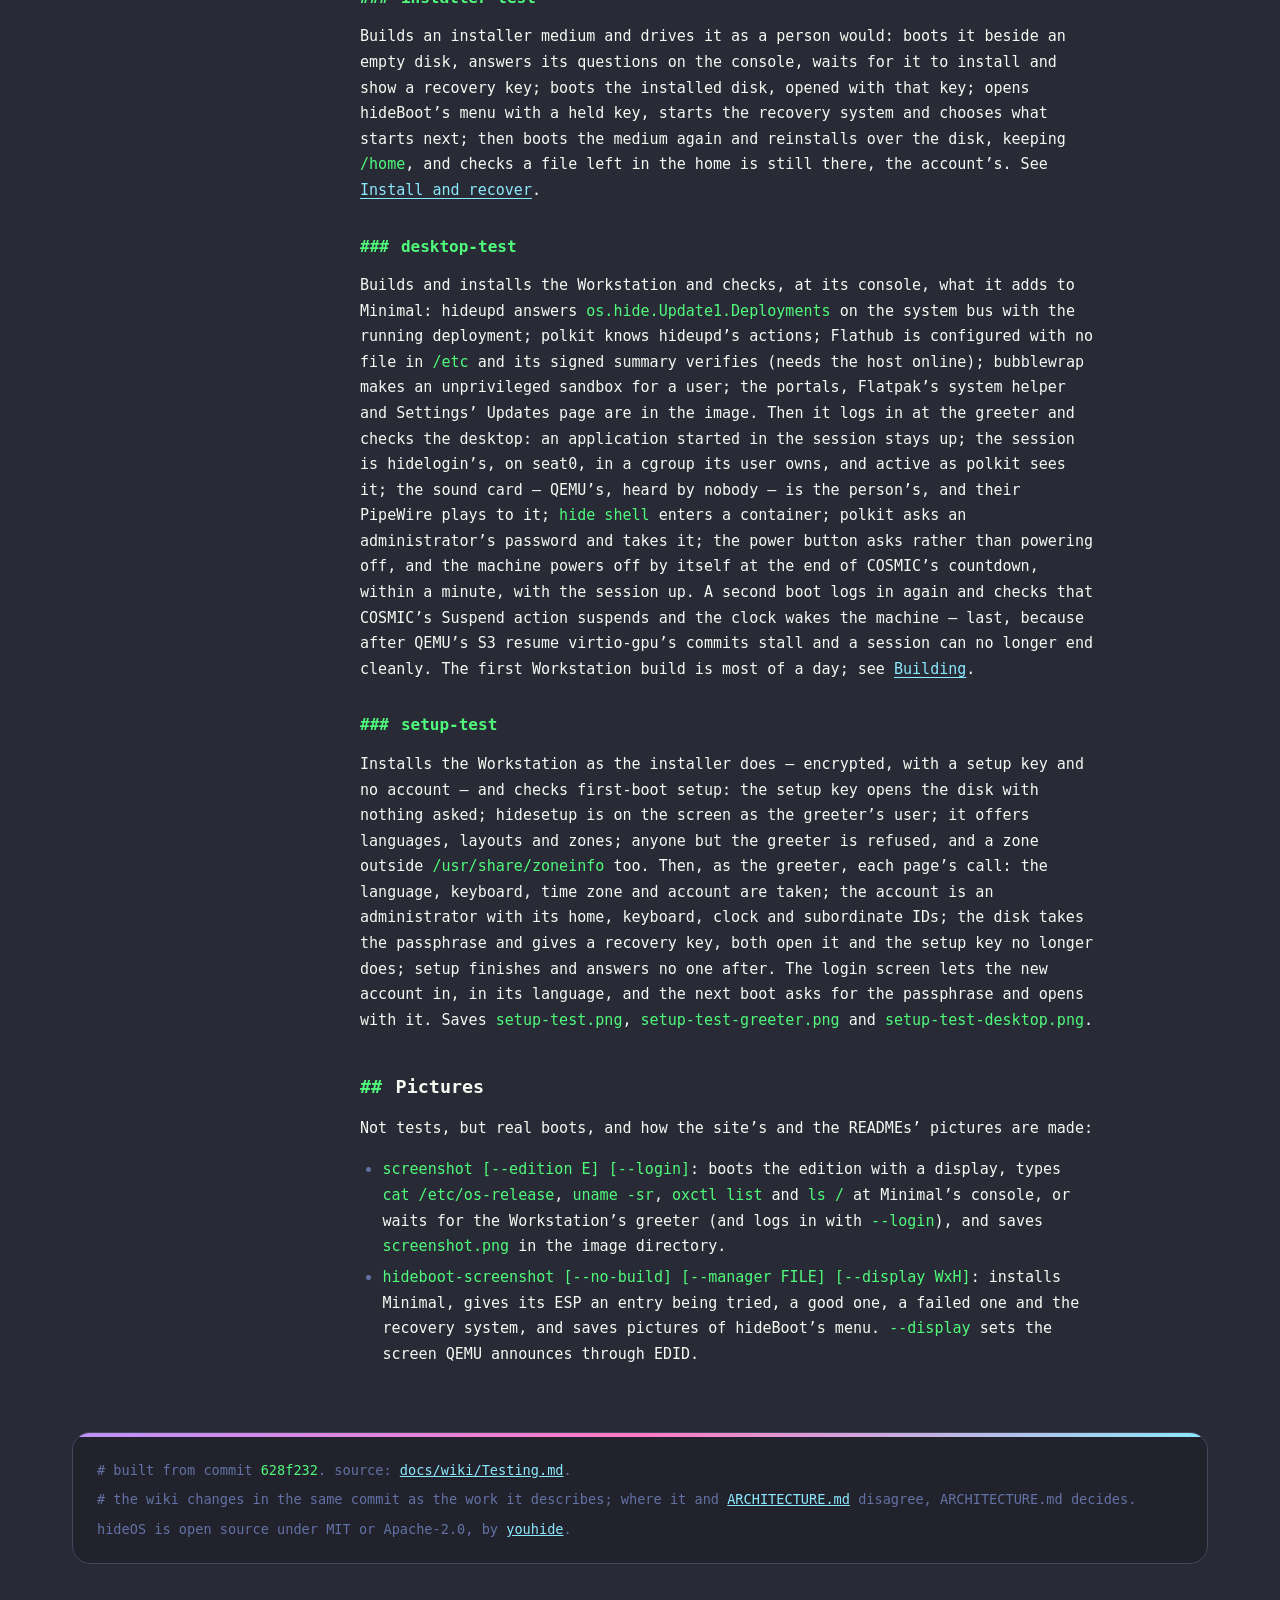
<file: wiki/Testing.html>
<!doctype html>
<html lang="en">
<head>
<meta charset="utf-8">
<meta name="viewport" content="width=device-width, initial-scale=1">
<title>Testing · hideOS wiki</title>
<meta name="description" content="A milestone is done when it boots and is checked, not when it compiles. Most of the checks are cargo xtask commands that build an image, install it on a scratch…">
<meta name="author" content="Youri Mattar">
<meta name="theme-color" content="#282a36">
<link rel="canonical" href="https://youhide.github.io/hideOS/wiki/Testing.html">
<link rel="icon" href="../favicon.svg" type="image/svg+xml">
<link rel="icon" href="../favicon-32x32.png" sizes="32x32" type="image/png">
<link rel="apple-touch-icon" href="../apple-touch-icon.png">
<link rel="stylesheet" href="../style.css">
</head>
<body>
<a class="skip" href="#main">Skip to content</a>

<header class="nav">
  <div class="wrap wrap--wide nav__inner">
    <a class="nav__brand" href="../">~/<span>hideOS</span></a>
    <nav class="nav__links" aria-label="Project">
<a href="index.html" aria-current="page">./wiki</a>
<a href="https://github.com/youhide/hideOS/blob/main/ARCHITECTURE.md">./architecture</a>
<a href="https://github.com/youhide/hideOS/blob/main/ROADMAP.md">./roadmap</a>
<a href="https://github.com/youhide/hideOS">./github</a>
    </nav>
    <details class="nav__menu">
      <summary>menu</summary>
      <nav aria-label="Project">
<a href="index.html" aria-current="page">./wiki</a>
<a href="https://github.com/youhide/hideOS/blob/main/ARCHITECTURE.md">./architecture</a>
<a href="https://github.com/youhide/hideOS/blob/main/ROADMAP.md">./roadmap</a>
<a href="https://github.com/youhide/hideOS">./github</a>
      </nav>
    </details>
  </div>
</header>

<div class="wrap wrap--wide wiki">
  <details class="wiki__toc wiki__toc--compact">
    <summary>wiki/ <b>Testing</b></summary>
<nav class="toc" aria-label="Wiki pages">
<p class="toc__title"><span class="sig">$</span>ls wiki/</p>
<ol class="toc__pages">
<li><a href="index.html">hideOS wiki</a></li>
<li><a href="Building.html">Building</a></li>
<li><a href="Testing.html" aria-current="page">Testing</a>
<ol class="toc__sections">
<li><a href="#before-pushing">Before pushing</a></li>
<li><a href="#what-every-boot-test-shares">What every boot test shares</a></li>
<li><a href="#a-round-of-tests">A round of tests</a></li>
<li><a href="#the-tests">The tests</a></li>
<li><a href="#pictures">Pictures</a></li>
</ol>
</li>
<li><a href="Boot-chain.html">Boot chain</a></li>
<li><a href="Updates-and-rollback.html">Updates and rollback</a></li>
<li><a href="Disk-and-encryption.html">Disk and encryption</a></li>
<li><a href="Install-and-recover.html">Install and recover</a></li>
<li><a href="System-extensions.html">System extensions</a></li>
<li><a href="Applications.html">Applications</a></li>
<li><a href="hideforge.html">hideforge</a></li>
<li><a href="Development-notes.html">Development notes</a></li>
</ol>
</nav>
  </details>
  <aside class="wiki__toc wiki__toc--side">
<nav class="toc" aria-label="Wiki pages">
<p class="toc__title"><span class="sig">$</span>ls wiki/</p>
<ol class="toc__pages">
<li><a href="index.html">hideOS wiki</a></li>
<li><a href="Building.html">Building</a></li>
<li><a href="Testing.html" aria-current="page">Testing</a>
<ol class="toc__sections">
<li><a href="#before-pushing">Before pushing</a></li>
<li><a href="#what-every-boot-test-shares">What every boot test shares</a></li>
<li><a href="#a-round-of-tests">A round of tests</a></li>
<li><a href="#the-tests">The tests</a></li>
<li><a href="#pictures">Pictures</a></li>
</ol>
</li>
<li><a href="Boot-chain.html">Boot chain</a></li>
<li><a href="Updates-and-rollback.html">Updates and rollback</a></li>
<li><a href="Disk-and-encryption.html">Disk and encryption</a></li>
<li><a href="Install-and-recover.html">Install and recover</a></li>
<li><a href="System-extensions.html">System extensions</a></li>
<li><a href="Applications.html">Applications</a></li>
<li><a href="hideforge.html">hideforge</a></li>
<li><a href="Development-notes.html">Development notes</a></li>
</ol>
</nav>
  </aside>
  <main id="main" class="wiki__page">
    <p class="prompt muted"><span class="prompt__sign">$</span>cat wiki/Testing.md</p>
    <article class="prose">
<h1 id="testing">Testing</h1>
<p>A milestone is done when it boots and is checked, not when it compiles.
Most of the checks are <code>cargo xtask</code> commands that build an image, install
it on a scratch disk in QEMU, boot it, and type at its serial console. The
command list is <code>cargo xtask help</code>; the code is in
<a href="https://github.com/youhide/hideOS/blob/main/crates/xtask/src/main.rs">crates/xtask/src/main.rs</a>.</p>
<h2 id="before-pushing"><a class="h" href="#before-pushing" aria-hidden="true" tabindex="-1">##</a> Before pushing</h2>
<p>What CI runs on a release, and nothing slow:</p>
<pre><code class="language-sh">cargo fmt --all --check
cargo clippy --workspace --all-targets -- -D warnings
cargo test --workspace
cargo xtask firmware-smoke --arch x86_64
cargo xtask firmware-smoke --arch aarch64
</code></pre>
<p>CI runs only for <code>v*</code> tags or by hand, never on push; see
<a href="https://github.com/youhide/hideOS/blob/main/CONTRIBUTING.md#ci">CONTRIBUTING.md</a>.</p>
<h2 id="what-every-boot-test-shares"><a class="h" href="#what-every-boot-test-shares" aria-hidden="true" tabindex="-1">##</a> What every boot test shares</h2>
<ul>
<li><strong>It builds what it tests.</strong> Each test runs <code>cargo xtask image</code> first, in
the builder, so it tests this tree. With nothing changed that is a few
seconds; after a change to a recipe or to a crate that ships, it is that
rebuild. hideforge stamps the image directory with what the image was
assembled from (<code>.hideforge-image</code>), and leaves an image assembled from
the same inputs as it is. Two tests in one checkout never run at once:
see <a href="Development-notes.html#one-image-build-at-a-time-per-checkout">Development notes</a>.</li>
<li><strong>It installs a fresh disk</strong> the way <code>cargo xtask install</code> does, by
booting Minimal from RAM with <code>hide install</code> as PID 1. An install may take
up to 15 minutes before the test gives up.</li>
<li><strong>A failed boot ends QEMU.</strong> QEMU runs with <code>-no-reboot</code>, so a guest that
reboots — after a panic, a watchdog reset, hidestage giving up — exits,
and the test starts it again when it wants the next attempt.</li>
<li><strong>It reads and types on the serial console</strong>, which is <code>/dev/console</code> in
test images; see <a href="Development-notes.html#the-screen-is-the-console-tests-append-the-serial-port">Development notes</a>.</li>
<li><strong>Each check prints <code>ok</code> or <code>FAIL</code></strong> with the console output that made it
fail. The test fails if any check did.</li>
<li><strong>It needs</strong> QEMU with UEFI firmware on the host (<code>cargo xtask doctor</code>)
and the builder. On a Mac, two kinds of boot run on QEMU’s emulated CPUs
rather than macOS’s hypervisor, and take noticeably longer: Secure Boot,
because x86 firmware keeps its variables in System Management Mode, which
the hypervisor does not offer; and a machine with an emulated TPM, whose
firmware stalls under the hypervisor before it prints anything.</li>
</ul>
<p>Durations below are given as what a test does — builds, installs, boots —
because few runs have been timed. Recorded numbers are marked.</p>
<h2 id="a-round-of-tests"><a class="h" href="#a-round-of-tests" aria-hidden="true" tabindex="-1">##</a> A round of tests</h2>
<pre><code class="language-sh">cargo xtask round                 # every test, in lanes side by side
cargo xtask round --lanes 2 beside-test installer-test --edition workstation
</code></pre>
<p>Each lane is a copy of the checkout in <code>target/lanes/N</code>, with its own
<code>target/</code>, and runs its tests one after another; the lanes run at once.
The images are built once, before the lanes, and each lane gets them as
hard links, so that four lanes do not assemble four Workstations at once
on one disk. Logs go to <code>target/logs/round-&lt;test&gt;.log</code>, one line per test
to <code>target/logs/round.log</code>, and every guest’s serial console as it comes
to the lane’s <code>target/logs/console-&lt;pid&gt;.log</code> — where to look while a test
waits for a line. The default is one lane per two CPUs, at most three.</p>
<p>On an eight-CPU Linux PC with KVM, a guest boots in seconds where the
Mac’s emulated Secure Boot takes minutes; <code>hw-test</code> took 2 minutes there
and 15 on the Mac.</p>
<h2 id="the-tests"><a class="h" href="#the-tests" aria-hidden="true" tabindex="-1">##</a> The tests</h2>
<h3 id="firmware-smoke---arch-arch"><a class="h" href="#firmware-smoke---arch-arch" aria-hidden="true" tabindex="-1">###</a> <code>firmware-smoke [--arch ARCH]</code></h3>
<p>Boots the UEFI firmware with no disk and checks it reaches boot device
selection. Every later boot stands on this. Recorded: 1.6 s on x86_64
(HVF) and 6.8 s on aarch64 (TCG) on an Intel Mac. Needs only QEMU and its
firmware.</p>
<h3 id="forge-selftest"><a class="h" href="#forge-selftest" aria-hidden="true" tabindex="-1">###</a> <code>forge-selftest</code></h3>
<p>Builds the fixtures in <code>crates/hideforge/tests/recipes</code> in a scratch work
directory and checks each guarantee the build sandbox makes: no network
and a read-only builder for host builds; only declared inputs for target
builds; an output that is exactly what the build created; a later stage
replacing an earlier one’s files, and the same stage refused; unchanged
inputs not rebuilt; a failed build leaving no store path and no build
directory. Needs the builder. See <a href="hideforge.html">hideforge</a>.</p>
<h3 id="boot---test"><a class="h" href="#boot---test" aria-hidden="true" tabindex="-1">###</a> <code>boot --test</code></h3>
<p>Boots Minimal from RAM and waits for the banner unit’s line, <code>hideOS: booted on</code>: the kernel booted, oxinit is PID 1 and ran a program on the
glibc userspace. Recorded: 4.7 s (H1). <code>--disk</code> boots <code>disk.raw</code> through
UEFI instead.</p>
<h3 id="seal-test"><a class="h" href="#seal-test" aria-hidden="true" tabindex="-1">###</a> <code>seal-test</code></h3>
<p>H2’s checks, on a disk of their own, under Secure Boot: it boots from the
sealed disk; the firmware enforced Secure Boot; writing to <code>/usr</code> fails and
<code>/etc</code> stays writable; an object in the store replaced by a modified copy
makes reading its file fail with <code>EIO</code>; the image swapped for another
sealed file is refused by hidestage; a UKI changed by one byte — changed
from Minimal booted beside the disk — is refused by the firmware before
anything in it runs. One install and four boots: three of the disk under
Secure Boot, one of Minimal from RAM beside it.
x86_64 only: there is no Secure Boot firmware for aarch64 here yet.</p>
<h3 id="update-test"><a class="h" href="#update-test" aria-hidden="true" tabindex="-1">###</a> <code>update-test</code></h3>
<p>H3’s “done when”. It builds N from this tree and N+1, the same system one
version later, with a 45-second watchdog so that the hang costs minutes.
N+1 is handed to the guest as an oci-archive on a second disk. Then, each
on a freshly installed disk:</p>
<ul>
<li>a good update: staged through hideupd (which refuses anyone but root),
collecting an orphaned object, N+1 boots and is marked good, <code>hide rollback</code> goes back to N;</li>
<li>an N+1 whose image cannot be mounted, one that hangs, one whose kernel
panics: each tried three times, then N boots by itself and N+1 is marked
bad;</li>
<li>an image changed after it was built: refused, nothing staged;</li>
<li>a power cut after each of the five steps (<code>pull</code>, <code>stage</code>, <code>commit</code>,
<code>prune</code>, <code>collect</code>): N boots before the commit, N+1 after.</li>
</ul>
<p>Ten installs and dozens of boots: the longest test. To chase one power
cut, <code>HIDEOS_UPDATE_TEST_STEPS=commit,prune</code> (or <code>tamper</code>) runs only those,
and keeps the disk to look at. See <a href="Updates-and-rollback.html">Updates and rollback</a>.</p>
<h3 id="net-test"><a class="h" href="#net-test" aria-hidden="true" tabindex="-1">###</a> <code>net-test</code></h3>
<p>Installs Minimal and checks that NetworkManager connects the wired port by
itself, writes <code>/etc/resolv.conf</code> with the DHCP server’s DNS, that names
resolve, that iwd answers on the bus, and that NetworkManager logs to
oxlogd rather than the console. QEMU’s user network gives DHCP and DNS;
resolving a name needs the host to be online. One install, one boot.</p>
<h3 id="power-test"><a class="h" href="#power-test" aria-hidden="true" tabindex="-1">###</a> <code>power-test</code></h3>
<p>Installs Minimal, checks the swap file is on and the kernel knows where to
hibernate, suspends it and lets the clock wake it (<code>rtcwake</code>), then
hibernates it, starts QEMU again, and checks the same session is back —
a file in <code>/tmp</code>, which is memory only, still there. One install, two boots.</p>
<h3 id="crypt-test"><a class="h" href="#crypt-test" aria-hidden="true" tabindex="-1">###</a> <code>crypt-test</code></h3>
<p>Installs Minimal encrypted and checks: the root is not readable on the
disk; it asks for the passphrase and refuses a wrong one; the first boot
seals the key to the TPM; the second boots without asking; with Secure Boot
turned on, PCR 7 changes, the TPM refuses, it asks, and the passphrase
still opens it; with no TPM, it asks. <strong>Needs <code>swtpm</code> on PATH</strong> (<code>brew install swtpm</code>), which runs on the host and gives QEMU its TPM. One
install, four boots; on a Mac the three with a TPM run emulated. ROADMAP H4 records whether the TPM path has been run.</p>
<h3 id="sysext-test"><a class="h" href="#sysext-test" aria-hidden="true" tabindex="-1">###</a> <code>sysext-test</code></h3>
<p>Builds <code>hello-sysext</code> (in <code>recipes/system/test</code>) as a system extension
three ways and checks, on an installed Minimal: an unsigned one is refused
by <code>hide ext add</code>; one built for another image is added but left out at
boot; one signed for this image is merged over <code>/usr</code>, read-only; and that
one is left out once its record’s signature is damaged. One install, four
boots. See <a href="System-extensions.html">System extensions</a>.</p>
<h3 id="registry-test"><a class="h" href="#registry-test" aria-hidden="true" tabindex="-1">###</a> <code>registry-test</code></h3>
<p>Builds Minimal N and N+1 and the test extension for each, and serves N+1
and N+1’s extension from a small read-only registry of xtask’s own. On an
installed N with the extension for N: plain <code>hide update</code> waits while the
registry has no extension build for N+1; once it has, the update fetches
the image and the build and commits; N+1 boots with its build merged; and
after <code>hide rollback</code>, N boots with N’s. See <a href="Updates-and-rollback.html">Updates and rollback</a> and
<a href="System-extensions.html">System extensions</a>.</p>
<h3 id="nvidia-test"><a class="h" href="#nvidia-test" aria-hidden="true" tabindex="-1">###</a> <code>nvidia-test</code></h3>
<p>Builds the Workstation and the nvidia extension for it, and installs the
two together, as the installer does from its medium on a machine with an
NVIDIA GPU (<code>hide install --extensions</code>; finding the GPU is tested on the
host, QEMU has none to show). Then it checks, in QEMU: its
modules are the running kernel’s and are indexed with the image’s;
<code>nvidia.ko</code> loads as far as finding no GPU; NVIDIA’s libraries and
<code>nvidia-smi</code> link, its EGL vendor file sits beside Mesa’s in libglvnd’s,
and modprobe.d keeps nouveau off; and the desktop still comes up, drawn by
Mesa through libglvnd. See <a href="System-extensions.html">System extensions</a>.</p>
<h3 id="beside-test"><a class="h" href="#beside-test" aria-hidden="true" tabindex="-1">###</a> <code>beside-test</code></h3>
<p>Lays out a disk as Windows 11 lays out its own — the ESP with a stand-in
for <code>bootmgfw.efi</code>, the reserved partition, an NTFS system volume, the
recovery partition — with 40 GiB free after them, made by Minimal from RAM.
Then the installer: it says the disk holds Windows, offers the space beside
it, installs there; the disk boots from the firmware’s own entry for
hideOS, first in its order; Windows’s partitions, their places and
contents are as they were; and the hardware clock is read as local time.
See <a href="Install-and-recover.html">Install and recover</a>.</p>
<h3 id="installer-test"><a class="h" href="#installer-test" aria-hidden="true" tabindex="-1">###</a> <code>installer-test</code></h3>
<p>Builds an installer medium and drives it as a person would: boots it beside
an empty disk, answers its questions on the console, waits for it to
install and show a recovery key; boots the installed disk, opened with that
key; opens hideBoot’s menu with a held key, starts the recovery system and
chooses what starts next; then boots the medium again and reinstalls over
the disk, keeping <code>/home</code>, and checks a file left in the home is still
there, the account’s. See <a href="Install-and-recover.html">Install and recover</a>.</p>
<h3 id="desktop-test"><a class="h" href="#desktop-test" aria-hidden="true" tabindex="-1">###</a> <code>desktop-test</code></h3>
<p>Builds and installs the Workstation and checks, at its console, what it
adds to Minimal: hideupd answers <code>os.hide.Update1.Deployments</code> on the system
bus with the running deployment; polkit knows hideupd’s actions; Flathub is
configured with no file in <code>/etc</code> and its signed summary verifies (needs
the host online); bubblewrap makes an unprivileged sandbox for a user; the
portals, Flatpak’s system helper and Settings’ Updates page are in the
image. Then it logs in at the greeter and checks the desktop: an
application started in the session stays up; the session is hidelogin’s,
on seat0, in a cgroup its user owns, and active as polkit sees it; the
sound card — QEMU’s, heard by nobody — is the person’s, and their
PipeWire plays to it; <code>hide shell</code> enters a container; polkit asks an administrator’s password and
takes it; the power button asks rather than powering off, and the
machine powers off by itself at the end of COSMIC’s countdown, within a
minute, with the session up. A second boot logs in again and checks that
COSMIC’s Suspend action suspends and the clock wakes the machine — last,
because after QEMU’s S3 resume virtio-gpu’s commits stall and a session
can no longer end cleanly. The first Workstation build is most of a day; see
<a href="Building.html">Building</a>.</p>
<h3 id="setup-test"><a class="h" href="#setup-test" aria-hidden="true" tabindex="-1">###</a> <code>setup-test</code></h3>
<p>Installs the Workstation as the installer does — encrypted, with a setup
key and no account — and checks first-boot setup: the setup key opens the
disk with nothing asked; hidesetup is on the screen as the greeter’s user;
it offers languages, layouts and zones; anyone but the greeter is refused,
and a zone outside <code>/usr/share/zoneinfo</code> too. Then, as the greeter, each
page’s call: the language, keyboard, time zone and account are taken; the
account is an administrator with its home, keyboard, clock and subordinate
IDs; the disk takes the passphrase and gives a recovery key, both open it
and the setup key no longer does; setup finishes and answers no one after.
The login screen lets the new account in, in its language, and the next
boot asks for the passphrase and opens with it. Saves <code>setup-test.png</code>,
<code>setup-test-greeter.png</code> and <code>setup-test-desktop.png</code>.</p>
<h2 id="pictures"><a class="h" href="#pictures" aria-hidden="true" tabindex="-1">##</a> Pictures</h2>
<p>Not tests, but real boots, and how the site’s and the READMEs’ pictures
are made:</p>
<ul>
<li><code>screenshot [--edition E] [--login]</code>: boots the edition with a display,
types <code>cat /etc/os-release</code>, <code>uname -sr</code>, <code>oxctl list</code> and <code>ls /</code> at
Minimal’s console, or waits for the Workstation’s greeter (and logs in
with <code>--login</code>), and saves <code>screenshot.png</code> in the image directory.</li>
<li><code>hideboot-screenshot [--no-build] [--manager FILE] [--display WxH]</code>:
installs Minimal, gives its ESP an entry being tried, a good one, a
failed one and the recovery system, and saves pictures of hideBoot’s
menu. <code>--display</code> sets the screen QEMU announces through EDID.</li>
</ul>
    </article>
  </main>
</div>

<footer class="footer">
  <div class="wrap wrap--wide">
    <div class="footer__card">
      <div class="footer__accent"></div>
      <div class="footer__body">
        <p># built from commit <code>628f232</code>. source: <a href="https://github.com/youhide/hideOS/blob/main/docs/wiki/Testing.md">docs/wiki/Testing.md</a>.</p>
        <p># the wiki changes in the same commit as the work it describes; where it and <a href="https://github.com/youhide/hideOS/blob/main/ARCHITECTURE.md">ARCHITECTURE.md</a> disagree, ARCHITECTURE.md decides.</p>
        <p>hideOS is open source under MIT or Apache-2.0, by <a href="https://youhide.com.br">youhide</a>.</p>
      </div>
    </div>
  </div>
</footer>
</body>
</html>
</file>
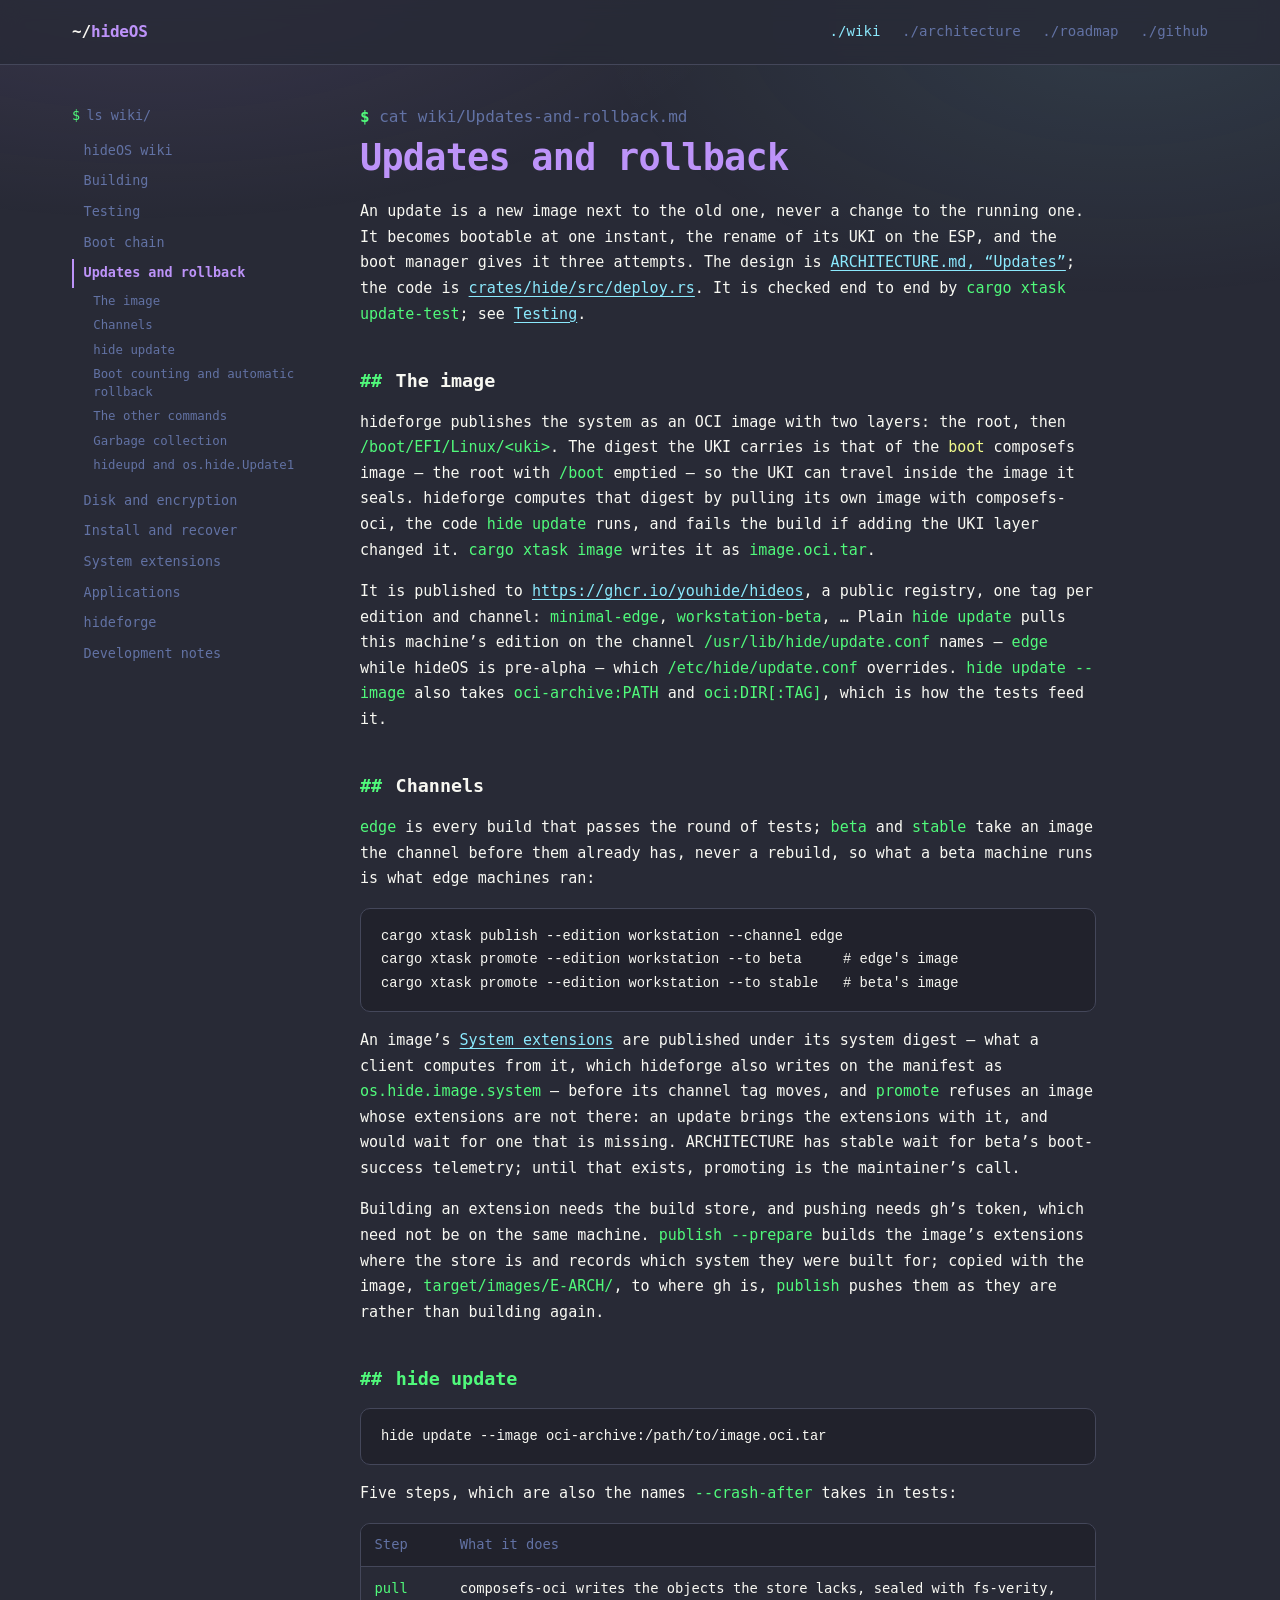
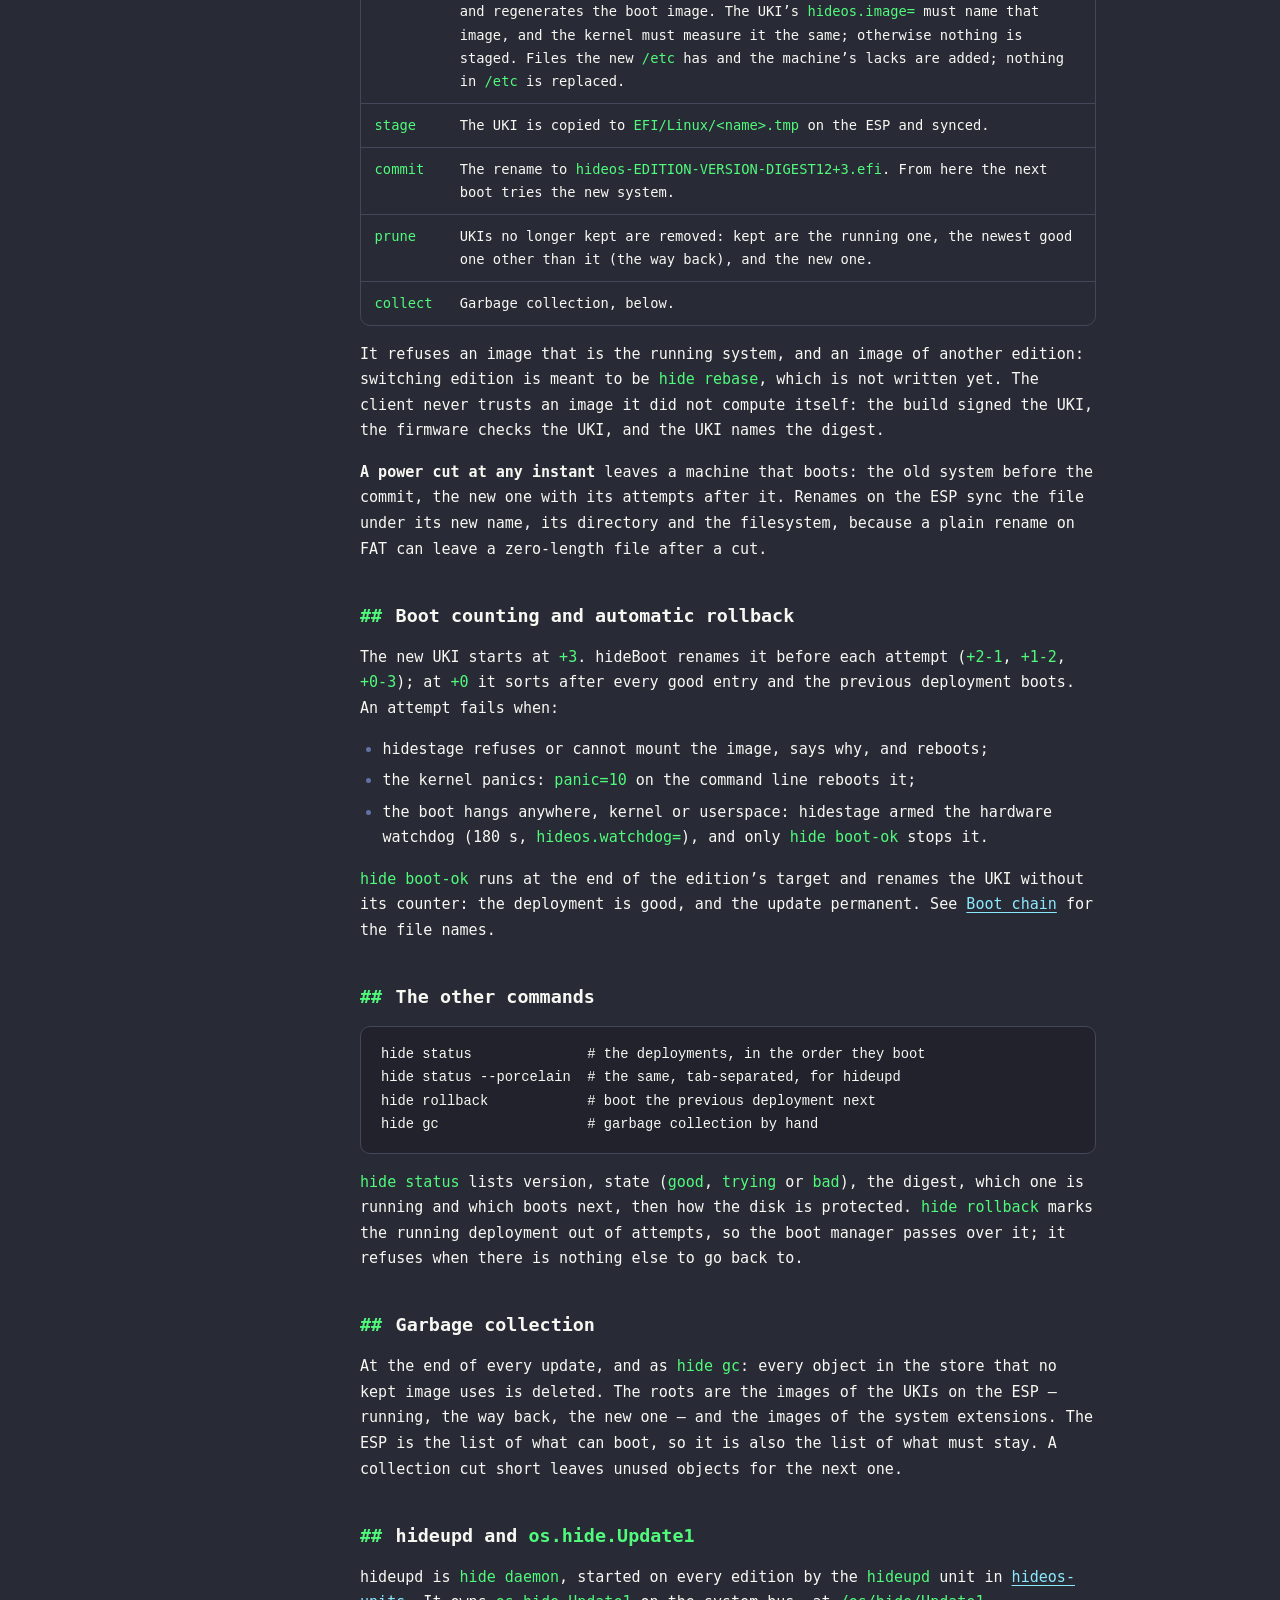
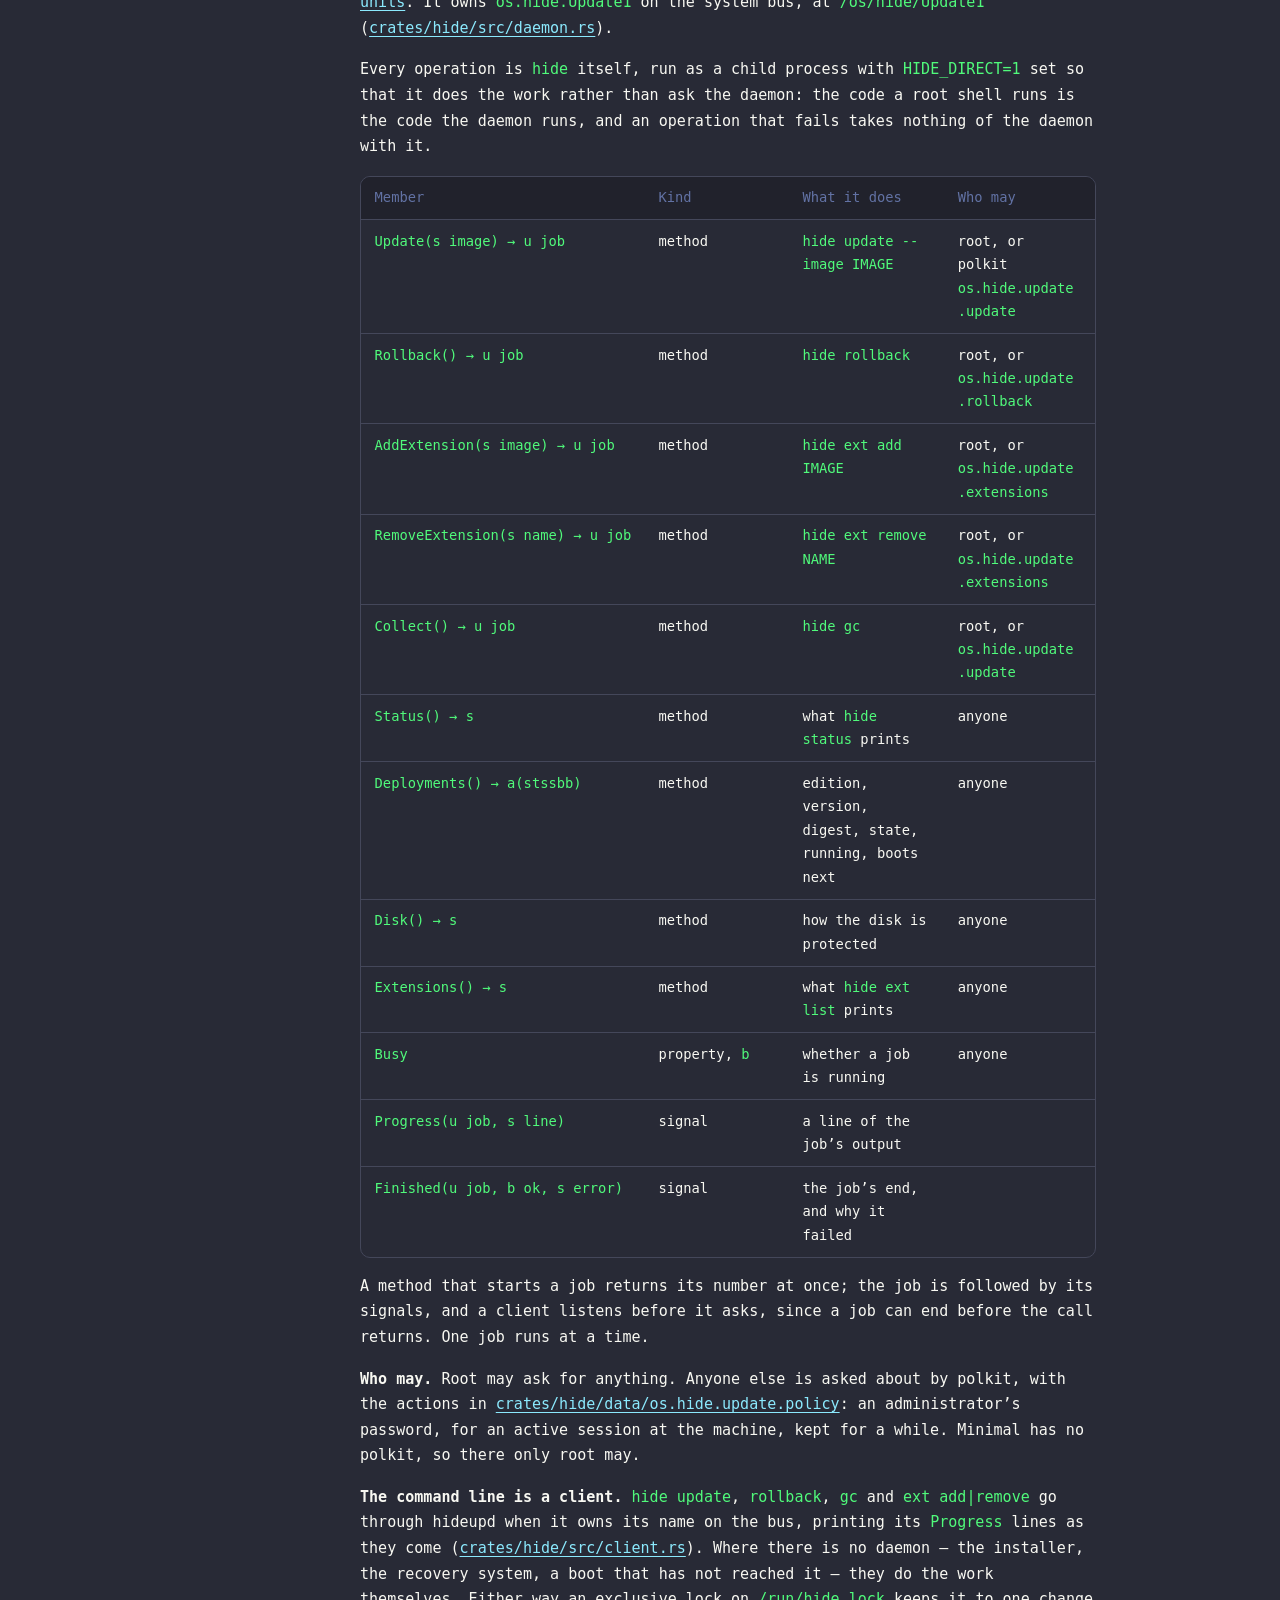
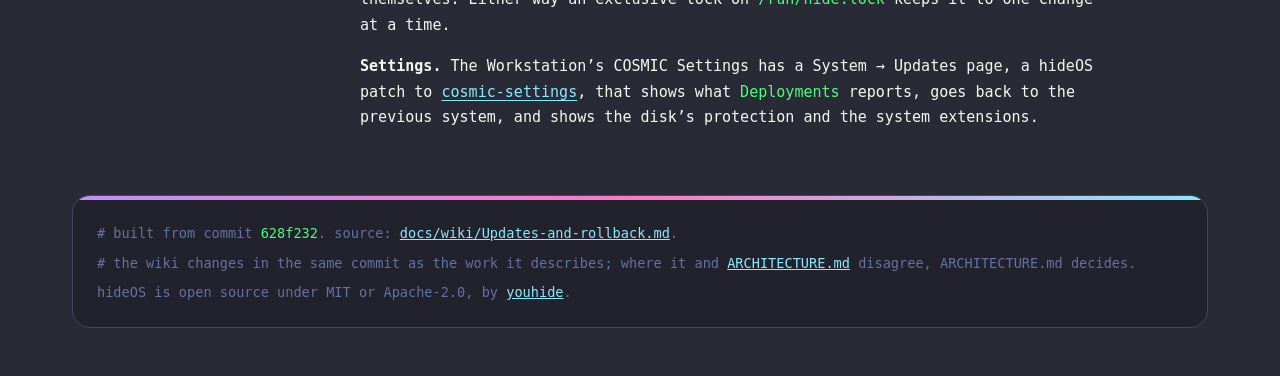
<file: wiki/Updates-and-rollback.html>
<!doctype html>
<html lang="en">
<head>
<meta charset="utf-8">
<meta name="viewport" content="width=device-width, initial-scale=1">
<title>Updates and rollback · hideOS wiki</title>
<meta name="description" content="An update is a new image next to the old one, never a change to the running one. It becomes bootable at one instant, the rename of its UKI on the ESP, and the…">
<meta name="author" content="Youri Mattar">
<meta name="theme-color" content="#282a36">
<link rel="canonical" href="https://youhide.github.io/hideOS/wiki/Updates-and-rollback.html">
<link rel="icon" href="../favicon.svg" type="image/svg+xml">
<link rel="icon" href="../favicon-32x32.png" sizes="32x32" type="image/png">
<link rel="apple-touch-icon" href="../apple-touch-icon.png">
<link rel="stylesheet" href="../style.css">
</head>
<body>
<a class="skip" href="#main">Skip to content</a>

<header class="nav">
  <div class="wrap wrap--wide nav__inner">
    <a class="nav__brand" href="../">~/<span>hideOS</span></a>
    <nav class="nav__links" aria-label="Project">
<a href="index.html" aria-current="page">./wiki</a>
<a href="https://github.com/youhide/hideOS/blob/main/ARCHITECTURE.md">./architecture</a>
<a href="https://github.com/youhide/hideOS/blob/main/ROADMAP.md">./roadmap</a>
<a href="https://github.com/youhide/hideOS">./github</a>
    </nav>
    <details class="nav__menu">
      <summary>menu</summary>
      <nav aria-label="Project">
<a href="index.html" aria-current="page">./wiki</a>
<a href="https://github.com/youhide/hideOS/blob/main/ARCHITECTURE.md">./architecture</a>
<a href="https://github.com/youhide/hideOS/blob/main/ROADMAP.md">./roadmap</a>
<a href="https://github.com/youhide/hideOS">./github</a>
      </nav>
    </details>
  </div>
</header>

<div class="wrap wrap--wide wiki">
  <details class="wiki__toc wiki__toc--compact">
    <summary>wiki/ <b>Updates and rollback</b></summary>
<nav class="toc" aria-label="Wiki pages">
<p class="toc__title"><span class="sig">$</span>ls wiki/</p>
<ol class="toc__pages">
<li><a href="index.html">hideOS wiki</a></li>
<li><a href="Building.html">Building</a></li>
<li><a href="Testing.html">Testing</a></li>
<li><a href="Boot-chain.html">Boot chain</a></li>
<li><a href="Updates-and-rollback.html" aria-current="page">Updates and rollback</a>
<ol class="toc__sections">
<li><a href="#the-image">The image</a></li>
<li><a href="#channels">Channels</a></li>
<li><a href="#hide-update">hide update</a></li>
<li><a href="#boot-counting-and-automatic-rollback">Boot counting and automatic rollback</a></li>
<li><a href="#the-other-commands">The other commands</a></li>
<li><a href="#garbage-collection">Garbage collection</a></li>
<li><a href="#hideupd-and-oshideupdate1">hideupd and os.hide.Update1</a></li>
</ol>
</li>
<li><a href="Disk-and-encryption.html">Disk and encryption</a></li>
<li><a href="Install-and-recover.html">Install and recover</a></li>
<li><a href="System-extensions.html">System extensions</a></li>
<li><a href="Applications.html">Applications</a></li>
<li><a href="hideforge.html">hideforge</a></li>
<li><a href="Development-notes.html">Development notes</a></li>
</ol>
</nav>
  </details>
  <aside class="wiki__toc wiki__toc--side">
<nav class="toc" aria-label="Wiki pages">
<p class="toc__title"><span class="sig">$</span>ls wiki/</p>
<ol class="toc__pages">
<li><a href="index.html">hideOS wiki</a></li>
<li><a href="Building.html">Building</a></li>
<li><a href="Testing.html">Testing</a></li>
<li><a href="Boot-chain.html">Boot chain</a></li>
<li><a href="Updates-and-rollback.html" aria-current="page">Updates and rollback</a>
<ol class="toc__sections">
<li><a href="#the-image">The image</a></li>
<li><a href="#channels">Channels</a></li>
<li><a href="#hide-update">hide update</a></li>
<li><a href="#boot-counting-and-automatic-rollback">Boot counting and automatic rollback</a></li>
<li><a href="#the-other-commands">The other commands</a></li>
<li><a href="#garbage-collection">Garbage collection</a></li>
<li><a href="#hideupd-and-oshideupdate1">hideupd and os.hide.Update1</a></li>
</ol>
</li>
<li><a href="Disk-and-encryption.html">Disk and encryption</a></li>
<li><a href="Install-and-recover.html">Install and recover</a></li>
<li><a href="System-extensions.html">System extensions</a></li>
<li><a href="Applications.html">Applications</a></li>
<li><a href="hideforge.html">hideforge</a></li>
<li><a href="Development-notes.html">Development notes</a></li>
</ol>
</nav>
  </aside>
  <main id="main" class="wiki__page">
    <p class="prompt muted"><span class="prompt__sign">$</span>cat wiki/Updates-and-rollback.md</p>
    <article class="prose">
<h1 id="updates-and-rollback">Updates and rollback</h1>
<p>An update is a new image next to the old one, never a change to the
running one. It becomes bootable at one instant, the rename of its UKI on
the ESP, and the boot manager gives it three attempts. The design is
<a href="https://github.com/youhide/hideOS/blob/main/ARCHITECTURE.md#updates">ARCHITECTURE.md, “Updates”</a>; the code is
<a href="https://github.com/youhide/hideOS/blob/main/crates/hide/src/deploy.rs">crates/hide/src/deploy.rs</a>. It is checked
end to end by <code>cargo xtask update-test</code>; see <a href="Testing.html">Testing</a>.</p>
<h2 id="the-image"><a class="h" href="#the-image" aria-hidden="true" tabindex="-1">##</a> The image</h2>
<p>hideforge publishes the system as an OCI image with two layers: the root,
then <code>/boot/EFI/Linux/&lt;uki&gt;</code>. The digest the UKI carries is that of the
<em>boot</em> composefs image — the root with <code>/boot</code> emptied — so the UKI can
travel inside the image it seals. hideforge computes that digest by pulling
its own image with composefs-oci, the code <code>hide update</code> runs, and fails the
build if adding the UKI layer changed it. <code>cargo xtask image</code> writes it as
<code>image.oci.tar</code>.</p>
<p>It is published to <a href="https://ghcr.io/youhide/hideos">https://ghcr.io/youhide/hideos</a>, a public registry,
one tag per edition and channel: <code>minimal-edge</code>, <code>workstation-beta</code>, …
Plain <code>hide update</code> pulls this machine’s edition on the channel
<code>/usr/lib/hide/update.conf</code> names — <code>edge</code> while hideOS is pre-alpha —
which <code>/etc/hide/update.conf</code> overrides. <code>hide update --image</code> also takes
<code>oci-archive:PATH</code> and <code>oci:DIR[:TAG]</code>, which is how the tests feed it.</p>
<h2 id="channels"><a class="h" href="#channels" aria-hidden="true" tabindex="-1">##</a> Channels</h2>
<p><code>edge</code> is every build that passes the round of tests; <code>beta</code> and
<code>stable</code> take an image the channel before them already has, never a
rebuild, so what a beta machine runs is what edge machines ran:</p>
<pre><code class="language-sh">cargo xtask publish --edition workstation --channel edge
cargo xtask promote --edition workstation --to beta     # edge's image
cargo xtask promote --edition workstation --to stable   # beta's image
</code></pre>
<p>An image’s <a href="System-extensions.html">System extensions</a> are published under its system digest —
what a client computes from it, which hideforge also writes on the
manifest as <code>os.hide.image.system</code> — before its channel tag moves, and
<code>promote</code> refuses an image whose extensions are not there: an update
brings the extensions with it, and would wait for one that is missing.
ARCHITECTURE has stable wait for beta’s boot-success telemetry; until that
exists, promoting is the maintainer’s call.</p>
<p>Building an extension needs the build store, and pushing needs gh’s
token, which need not be on the same machine. <code>publish --prepare</code> builds
the image’s extensions where the store is and records which system they
were built for; copied with the image, <code>target/images/E-ARCH/</code>, to where
gh is, <code>publish</code> pushes them as they are rather than building again.</p>
<h2 id="hide-update"><a class="h" href="#hide-update" aria-hidden="true" tabindex="-1">##</a> <code>hide update</code></h2>
<pre><code class="language-sh">hide update --image oci-archive:/path/to/image.oci.tar
</code></pre>
<p>Five steps, which are also the names <code>--crash-after</code> takes in tests:</p>
<div class="table-wrap">
<table><thead><tr><th>Step</th><th>What it does</th></tr></thead><tbody>
<tr><td><code>pull</code></td><td>composefs-oci writes the objects the store lacks, sealed with fs-verity, and regenerates the boot image. The UKI’s <code>hideos.image=</code> must name that image, and the kernel must measure it the same; otherwise nothing is staged. Files the new <code>/etc</code> has and the machine’s lacks are added; nothing in <code>/etc</code> is replaced.</td></tr>
<tr><td><code>stage</code></td><td>The UKI is copied to <code>EFI/Linux/&lt;name&gt;.tmp</code> on the ESP and synced.</td></tr>
<tr><td><code>commit</code></td><td>The rename to <code>hideos-EDITION-VERSION-DIGEST12+3.efi</code>. From here the next boot tries the new system.</td></tr>
<tr><td><code>prune</code></td><td>UKIs no longer kept are removed: kept are the running one, the newest good one other than it (the way back), and the new one.</td></tr>
<tr><td><code>collect</code></td><td>Garbage collection, below.</td></tr>
</tbody></table>
</div>
<p>It refuses an image that is the running system, and an image of another
edition: switching edition is meant to be <code>hide rebase</code>, which is not
written yet. The client never trusts an image it did not compute itself:
the build signed the UKI, the firmware checks the UKI, and the UKI names
the digest.</p>
<p><strong>A power cut at any instant</strong> leaves a machine that boots: the old system
before the commit, the new one with its attempts after it. Renames on the
ESP sync the file under its new name, its directory and the filesystem,
because a plain rename on FAT can leave a zero-length file after a cut.</p>
<h2 id="boot-counting-and-automatic-rollback"><a class="h" href="#boot-counting-and-automatic-rollback" aria-hidden="true" tabindex="-1">##</a> Boot counting and automatic rollback</h2>
<p>The new UKI starts at <code>+3</code>. hideBoot renames it before each attempt
(<code>+2-1</code>, <code>+1-2</code>, <code>+0-3</code>); at <code>+0</code> it sorts after every good entry and the
previous deployment boots. An attempt fails when:</p>
<ul>
<li>hidestage refuses or cannot mount the image, says why, and reboots;</li>
<li>the kernel panics: <code>panic=10</code> on the command line reboots it;</li>
<li>the boot hangs anywhere, kernel or userspace: hidestage armed the
hardware watchdog (180 s, <code>hideos.watchdog=</code>), and only <code>hide boot-ok</code>
stops it.</li>
</ul>
<p><code>hide boot-ok</code> runs at the end of the edition’s target and renames the UKI
without its counter: the deployment is good, and the update permanent. See
<a href="Boot-chain.html">Boot chain</a> for the file names.</p>
<h2 id="the-other-commands"><a class="h" href="#the-other-commands" aria-hidden="true" tabindex="-1">##</a> The other commands</h2>
<pre><code class="language-sh">hide status              # the deployments, in the order they boot
hide status --porcelain  # the same, tab-separated, for hideupd
hide rollback            # boot the previous deployment next
hide gc                  # garbage collection by hand
</code></pre>
<p><code>hide status</code> lists version, state (<code>good</code>, <code>trying</code> or <code>bad</code>), the digest,
which one is running and which boots next, then how the disk is protected.
<code>hide rollback</code> marks the running deployment out of attempts, so the boot
manager passes over it; it refuses when there is nothing else to go back
to.</p>
<h2 id="garbage-collection"><a class="h" href="#garbage-collection" aria-hidden="true" tabindex="-1">##</a> Garbage collection</h2>
<p>At the end of every update, and as <code>hide gc</code>: every object in the store that
no kept image uses is deleted. The roots are the images of the UKIs on the
ESP — running, the way back, the new one — and the images of the system
extensions. The ESP is the list of what can boot, so it is also the list of
what must stay. A collection cut short leaves unused objects for the next
one.</p>
<h2 id="hideupd-and-oshideupdate1"><a class="h" href="#hideupd-and-oshideupdate1" aria-hidden="true" tabindex="-1">##</a> hideupd and <code>os.hide.Update1</code></h2>
<p>hideupd is <code>hide daemon</code>, started on every edition by the <code>hideupd</code> unit in
<a href="https://github.com/youhide/hideOS/tree/main/recipes/system/base/hideos-units">hideos-units</a>. It owns
<code>os.hide.Update1</code> on the system bus, at <code>/os/hide/Update1</code>
(<a href="https://github.com/youhide/hideOS/blob/main/crates/hide/src/daemon.rs">crates/hide/src/daemon.rs</a>).</p>
<p>Every operation is <code>hide</code> itself, run as a child process with <code>HIDE_DIRECT=1</code>
set so that it does the work rather than ask the daemon: the code a root
shell runs is the code the daemon runs, and an operation that fails takes
nothing of the daemon with it.</p>
<div class="table-wrap">
<table><thead><tr><th>Member</th><th>Kind</th><th>What it does</th><th>Who may</th></tr></thead><tbody>
<tr><td><code>Update(s image) → u job</code></td><td>method</td><td><code>hide update --image IMAGE</code></td><td>root, or polkit <code>os.hide.update.update</code></td></tr>
<tr><td><code>Rollback() → u job</code></td><td>method</td><td><code>hide rollback</code></td><td>root, or <code>os.hide.update.rollback</code></td></tr>
<tr><td><code>AddExtension(s image) → u job</code></td><td>method</td><td><code>hide ext add IMAGE</code></td><td>root, or <code>os.hide.update.extensions</code></td></tr>
<tr><td><code>RemoveExtension(s name) → u job</code></td><td>method</td><td><code>hide ext remove NAME</code></td><td>root, or <code>os.hide.update.extensions</code></td></tr>
<tr><td><code>Collect() → u job</code></td><td>method</td><td><code>hide gc</code></td><td>root, or <code>os.hide.update.update</code></td></tr>
<tr><td><code>Status() → s</code></td><td>method</td><td>what <code>hide status</code> prints</td><td>anyone</td></tr>
<tr><td><code>Deployments() → a(stssbb)</code></td><td>method</td><td>edition, version, digest, state, running, boots next</td><td>anyone</td></tr>
<tr><td><code>Disk() → s</code></td><td>method</td><td>how the disk is protected</td><td>anyone</td></tr>
<tr><td><code>Extensions() → s</code></td><td>method</td><td>what <code>hide ext list</code> prints</td><td>anyone</td></tr>
<tr><td><code>Busy</code></td><td>property, <code>b</code></td><td>whether a job is running</td><td>anyone</td></tr>
<tr><td><code>Progress(u job, s line)</code></td><td>signal</td><td>a line of the job’s output</td><td></td></tr>
<tr><td><code>Finished(u job, b ok, s error)</code></td><td>signal</td><td>the job’s end, and why it failed</td><td></td></tr>
</tbody></table>
</div>
<p>A method that starts a job returns its number at once; the job is followed
by its signals, and a client listens before it asks, since a job can end
before the call returns. One job runs at a time.</p>
<p><strong>Who may.</strong> Root may ask for anything. Anyone else is asked about by
polkit, with the actions in
<a href="https://github.com/youhide/hideOS/blob/main/crates/hide/data/os.hide.update.policy">crates/hide/data/os.hide.update.policy</a>:
an administrator’s password, for an active session at the machine, kept
for a while. Minimal has no polkit, so there only root may.</p>
<p><strong>The command line is a client.</strong> <code>hide update</code>, <code>rollback</code>, <code>gc</code> and <code>ext add|remove</code> go through hideupd when it owns its name on the bus, printing
its <code>Progress</code> lines as they come
(<a href="https://github.com/youhide/hideOS/blob/main/crates/hide/src/client.rs">crates/hide/src/client.rs</a>). Where there
is no daemon — the installer, the recovery system, a boot that has not
reached it — they do the work themselves. Either way an exclusive lock on
<code>/run/hide.lock</code> keeps it to one change at a time.</p>
<p><strong>Settings.</strong> The Workstation’s COSMIC Settings has a System → Updates page,
a hideOS patch to
<a href="https://github.com/youhide/hideOS/blob/main/recipes/system/cosmic/cosmic-settings.toml">cosmic-settings</a>, that
shows what <code>Deployments</code> reports, goes back to the previous system, and
shows the disk’s protection and the system extensions.</p>
    </article>
  </main>
</div>

<footer class="footer">
  <div class="wrap wrap--wide">
    <div class="footer__card">
      <div class="footer__accent"></div>
      <div class="footer__body">
        <p># built from commit <code>628f232</code>. source: <a href="https://github.com/youhide/hideOS/blob/main/docs/wiki/Updates-and-rollback.md">docs/wiki/Updates-and-rollback.md</a>.</p>
        <p># the wiki changes in the same commit as the work it describes; where it and <a href="https://github.com/youhide/hideOS/blob/main/ARCHITECTURE.md">ARCHITECTURE.md</a> disagree, ARCHITECTURE.md decides.</p>
        <p>hideOS is open source under MIT or Apache-2.0, by <a href="https://youhide.com.br">youhide</a>.</p>
      </div>
    </div>
  </div>
</footer>
</body>
</html>
</file>
<file: style.css>
/* hideOS's site: the front page and the wiki share this file.

   youhide.com.br's Dracula terminal identity: the same tokens, the same
   system monospace, no external requests. Dark only, on purpose: the
   identity is a terminal, and a terminal here has one theme. */
:root {
  --bg: #282a36;
  --bg-alt: #21222c;
  --line: #44475a;
  --fg: #f8f8f2;
  --muted: #6272a4;

  --purple: #bd93f9;
  --pink: #ff79c6;
  --cyan: #8be9fd;
  --green: #50fa7b;
  --orange: #ffb86c;
  --yellow: #f1fa8c;
  --red: #ff5555;

  --mono: ui-monospace, SFMono-Regular, "SF Mono", Menlo, Consolas,
          "DejaVu Sans Mono", monospace;
  --accent: linear-gradient(90deg, var(--purple), var(--pink), var(--cyan));
  --rule: linear-gradient(90deg, transparent, rgba(189,147,249,.9) 18%,
          rgba(255,121,198,.9) 50%, rgba(139,233,253,.9) 82%, transparent);
  --dots: radial-gradient(rgba(68,71,90,.55) 1.2px, transparent 1.3px);

  --wrap: 62rem;
  --radius: 18px;
  /* The sticky header's height, which in-page anchors must clear. */
  --nav: 4rem;
}

*, *::before, *::after { box-sizing: border-box; }
* { margin: 0; }
html { color-scheme: dark; -webkit-text-size-adjust: 100%; scroll-behavior: smooth; }
body {
  min-height: 100vh; display: flex; flex-direction: column;
  background: var(--bg); color: var(--fg);
  font-family: var(--mono); font-size: 1rem; line-height: 1.7;
  -webkit-font-smoothing: antialiased;
  /* A word longer than the screen is narrow — a digest, a path — breaks
     rather than pushing the page sideways. */
  overflow-wrap: break-word;
}
body::before {
  content: ""; position: fixed; inset: 0; z-index: 0; pointer-events: none;
  background:
    radial-gradient(900px 420px at 12% -8%, rgba(189,147,249,.13), transparent 70%),
    radial-gradient(760px 400px at 88% 2%, rgba(139,233,253,.09), transparent 70%);
}
body > * { position: relative; z-index: 1; }
img { display: block; max-width: 100%; }
a { color: var(--cyan); }
:focus-visible { outline: 2px solid var(--pink); outline-offset: 3px; border-radius: 4px; }
code { color: var(--green); font-family: inherit; }
[id] { scroll-margin-top: calc(var(--nav) + 1rem); }

.wrap { width: 100%; max-width: var(--wrap); margin-inline: auto; padding-inline: 1.5rem; }
main { flex: 1; }
.skip {
  position: absolute; left: -9999px; top: 0; z-index: 50;
  background: var(--purple); color: var(--bg); padding: .6rem 1rem;
  border-radius: 0 0 8px 0; font-weight: 700;
}
.skip:focus { left: 0; }

/* nav: a row of links where they fit, a menu where they do not. The menu
   is a <details>, so it opens and closes without a script. */
.nav {
  position: sticky; top: 0; z-index: 20;
  background: rgba(40, 42, 54, .82);
  backdrop-filter: blur(10px); -webkit-backdrop-filter: blur(10px);
  border-bottom: 1px solid var(--line);
}
.nav__inner { display: flex; align-items: center; gap: 1.5rem; min-height: var(--nav); }
.nav__brand { margin-right: auto; color: var(--fg); font-weight: 700; text-decoration: none; letter-spacing: -.01em; white-space: nowrap; }
.nav__brand span { color: var(--purple); }
.nav__brand:hover span { color: var(--pink); }
.nav__links { display: flex; gap: 1.35rem; }
.nav__links a { color: var(--muted); font-size: .88rem; text-decoration: none; transition: color .16s; }
.nav__links a:hover, .nav__links a[aria-current] { color: var(--cyan); }
.nav__menu { display: none; }
.nav__menu summary {
  display: flex; align-items: center; gap: .5rem;
  min-height: 2.75rem; padding: 0 .85rem;
  border: 1px solid var(--line); border-radius: 8px;
  color: var(--muted); font-size: .88rem; cursor: pointer; list-style: none;
  -webkit-user-select: none; user-select: none;
}
.nav__menu summary::-webkit-details-marker { display: none; }
.nav__menu summary::before { content: "+"; color: var(--green); font-weight: 700; }
.nav__menu[open] summary { border-color: var(--purple); color: var(--purple); }
.nav__menu[open] summary::before { content: "-"; }
.nav__menu nav {
  position: absolute; right: 1rem; top: calc(100% - .25rem);
  min-width: 13rem; padding: .35rem;
  background: var(--bg-alt); border: 1px solid var(--line); border-radius: 10px;
  box-shadow: 0 18px 40px -16px rgba(0, 0, 0, .8);
}
.nav__menu nav a {
  display: flex; align-items: center; min-height: 2.75rem; padding: 0 .85rem;
  border-radius: 6px; color: var(--fg); text-decoration: none; font-size: .92rem;
}
.nav__menu nav a:hover, .nav__menu nav a[aria-current] { background: var(--bg); color: var(--cyan); }

/* terminal window */
.term {
  border: 1px solid var(--line); border-radius: var(--radius); overflow: hidden;
  box-shadow: 0 18px 50px -22px rgba(0, 0, 0, .75);
}
.term--hero { margin-top: 2.5rem; }
.term__bar {
  position: relative; display: flex; align-items: center; gap: .5rem;
  height: 2.9rem; padding-inline: 1.1rem;
  background: var(--bg-alt); border-bottom: 1px solid rgba(68, 71, 90, .55);
}
.dot { flex: none; width: .72rem; height: .72rem; border-radius: 50%; }
.dot--red { background: var(--red); }
.dot--yellow { background: var(--yellow); }
.dot--green { background: var(--green); }
.term__path {
  position: absolute; left: 50%; transform: translateX(-50%);
  color: var(--muted); font-size: .8rem; white-space: nowrap;
}
.term__body {
  display: flex; align-items: center; gap: 2rem;
  padding: 2.25rem 2rem 2.6rem;
  background-color: var(--bg); background-image: var(--dots); background-size: 26px 26px;
}
.term__main { flex: 1 1 auto; min-width: 0; }
.term__accent { height: 6px; background: var(--accent); }

.prompt { line-height: 1.5; }
.prompt__sign { color: var(--green); font-weight: 700; margin-right: .6rem; }
.hero__name {
  margin: .55rem 0 .7rem;
  font-size: clamp(2.6rem, 9vw, 4.2rem); font-weight: 800; line-height: 1.08;
  letter-spacing: -.025em; color: var(--purple);
}
.cursor { color: var(--pink); margin-left: .1em; }
@media (prefers-reduced-motion: no-preference) {
  .cursor { animation: blink 1.2s steps(1) infinite; }
  @keyframes blink { 0%, 50% { opacity: 1; } 50.01%, 100% { opacity: 0; } }
}
.hero__role { color: var(--cyan); font-size: clamp(.95rem, 2.5vw, 1.15rem); line-height: 1.5; max-width: 34ch; }
.hero__lead { margin-top: 1rem; max-width: 52ch; opacity: .92; font-size: .92rem; }
.hero__note { margin-top: .9rem; color: var(--muted); font-size: .8rem; line-height: 1.6; max-width: 60ch; }
.hero__actions { display: flex; flex-wrap: wrap; gap: .75rem; margin-top: 1.5rem; }
.btn {
  display: inline-flex; align-items: center; min-height: 2.75rem; padding: .55rem 1rem;
  border: 1px solid var(--line); border-radius: 8px;
  color: var(--fg); background: var(--bg-alt); text-decoration: none; font-size: .88rem; line-height: 1.4;
  transition: border-color .16s, color .16s;
}
.btn:hover { border-color: var(--purple); color: var(--purple); }
.btn--primary { border-color: var(--purple); color: var(--purple); }
.btn--primary:hover { border-color: var(--pink); color: var(--pink); }

/* the seal, where youhide.com.br has its rack */
.seal-wrap { flex: none; width: 17rem; max-width: 100%; }
.seal { width: 100%; height: auto; display: block; }
.seal__caption { margin-top: .7rem; color: var(--muted); font-size: .72rem; line-height: 1.55; text-align: center; }
@media (prefers-reduced-motion: no-preference) {
  .seal__ring { transform-origin: 200px 200px; animation: turn 90s linear infinite; }
  @keyframes turn { to { transform: rotate(360deg); } }
}

/* sections */
.section { padding-top: 3.5rem; }
.section__title { margin-bottom: 1.4rem; font-size: 1.1rem; font-weight: 700; }
.sig { color: var(--green); margin-right: .5rem; }
.rule { height: 2px; border: 0; margin: 3.5rem 0 0; background: var(--rule); }
.muted { color: var(--muted); }
.comment { color: var(--muted); font-size: .86rem; margin-bottom: 1.2rem; max-width: 70ch; }

/* cards */
.grid { display: grid; grid-template-columns: repeat(auto-fill, minmax(min(17rem, 100%), 1fr)); gap: 1rem; }
.card {
  display: flex; flex-direction: column; gap: .55rem;
  padding: 1.15rem 1.25rem;
  background: var(--bg-alt); border: 1px solid var(--line); border-radius: 10px;
}
.card__top { display: flex; flex-wrap: wrap; align-items: center; gap: .3rem .6rem; }
.card__name { font-weight: 700; color: var(--purple); }
.card__lang {
  margin-left: auto; padding: .05rem .5rem; font-size: .7rem; letter-spacing: .04em;
  text-transform: uppercase; border: 1px solid var(--line); border-radius: 999px; white-space: nowrap;
}
.card__lang--purple { color: var(--purple); }
.card__lang--pink { color: var(--pink); }
.card__lang--cyan { color: var(--cyan); }
.card__desc { font-size: .86rem; line-height: 1.6; color: var(--muted); }

/* boot chain: a real sequence, printed like a boot log */
.chain { list-style: none; padding: 0; counter-reset: link; max-width: 50rem; }
.chain li {
  counter-increment: link;
  display: grid; grid-template-columns: 2.6rem minmax(0, 1fr); column-gap: .9rem;
  padding: .8rem 0; border-bottom: 1px dashed rgba(68, 71, 90, .8);
}
.chain li:last-child { border-bottom: 0; }
.chain li::before { content: "[" counter(link) "]"; color: var(--green); font-weight: 700; grid-row: span 2; }
.chain__name { color: var(--purple); font-weight: 700; }
.chain__when { color: var(--orange); font-size: .75rem; margin-left: .5rem; font-weight: 400; }
.chain__does { color: var(--muted); font-size: .88rem; }

/* the screenshot, in a terminal window */
.shot .term__body { display: block; padding: 1.25rem; background-color: #000; background-image: none; }
.shot img { width: 100%; height: auto; image-rendering: pixelated; border-radius: 6px; }
.shot--photo img { image-rendering: auto; }
.shot__caption { margin-top: .9rem; color: var(--muted); font-size: .86rem; max-width: 70ch; }
.code {
  margin-top: 1.25rem; padding: 1rem 1.25rem;
  background: var(--bg-alt); border: 1px solid var(--line); border-radius: 10px;
  overflow-x: auto; font-family: inherit; font-size: .86rem; line-height: 1.9;
}
.code .sig { margin-right: .6rem; }

/* stages */
.stages { width: 100%; border-collapse: collapse; font-size: .88rem; }
.stages th, .stages td { text-align: left; vertical-align: top; padding: .75rem 1rem .75rem 0; border-bottom: 1px solid var(--line); }
.stages th { color: var(--muted); font-weight: 400; white-space: nowrap; }
.stages td:first-child { color: var(--purple); font-weight: 700; width: 4.5rem; }
.stages td:last-child { color: var(--yellow); white-space: nowrap; }

/* roadmap */
.roadmap { list-style: none; padding: 0; display: grid; gap: .55rem; }
.roadmap li {
  /* The state wraps within 45% of the card rather than growing to its
     whole length: an `auto` column took the title's room, down to a letter. */
  display: grid; grid-template-columns: 3rem minmax(12rem, 1fr) fit-content(45%); gap: 1rem; align-items: baseline;
  padding: .7rem 1rem; background: var(--bg-alt); border: 1px solid var(--line); border-radius: 10px;
}
.roadmap__id { color: var(--purple); font-weight: 700; }
.roadmap__what { font-size: .9rem; }
.roadmap__state { font-size: .7rem; letter-spacing: .04em; text-transform: uppercase; color: var(--muted); text-align: right; line-height: 1.5; }
.roadmap li.is-done .roadmap__state { color: var(--green); }
.roadmap li.is-now { border-color: var(--pink); }
.roadmap li.is-now .roadmap__state { color: var(--pink); }
.roadmap li.is-next .roadmap__state { color: var(--yellow); }

/* footer */
.footer { padding: 4rem 0 3rem; }
.footer__card { border: 1px solid var(--line); border-radius: var(--radius); overflow: hidden; background: var(--bg-alt); }
.footer__accent { height: 4px; background: var(--accent); }
.footer__body { padding: 1.4rem 1.5rem; font-size: .85rem; color: var(--muted); }
.footer__body p + p { margin-top: .4rem; }

/* the wiki: pages on the left, the page on the right; on a narrow
   screen, the pages fold into a list above the page. */
/* The wiki's pages are wider than the front page, to fit the list of
   pages beside the text; header and footer follow, so the columns line up. */
.wrap--wide { max-width: 74rem; }
.wiki {
  flex: 1; display: grid; grid-template-columns: 15rem minmax(0, 1fr);
  gap: 3rem; align-items: start; padding-top: 2.5rem;
}
.wiki__page { min-width: 0; }
.wiki__toc--compact { display: none; }
.wiki__toc--side {
  position: sticky; top: calc(var(--nav) + 1.5rem);
  max-height: calc(100vh - var(--nav) - 3rem); overflow-y: auto;
  padding-right: .5rem; font-size: .84rem;
}
.toc__title { color: var(--muted); margin-bottom: .5rem; }
.toc__title .sig { margin-right: .4rem; }
.toc ol { list-style: none; padding: 0; }
.toc__pages > li + li { margin-top: .1rem; }
.toc a {
  display: block; padding: .3rem .6rem; border-left: 2px solid transparent;
  color: var(--muted); text-decoration: none; line-height: 1.45;
}
.toc a:hover { color: var(--cyan); }
.toc__pages > li > a[aria-current] { color: var(--purple); border-left-color: var(--purple); font-weight: 700; }
.toc__sections { margin: .15rem 0 .5rem .6rem; font-size: .92em; }
.toc__sections a { padding: .2rem .6rem; color: var(--muted); }

.wiki__toc--compact {
  border: 1px solid var(--line); border-radius: 10px; background: var(--bg-alt); font-size: .9rem;
}
.wiki__toc--compact summary {
  display: flex; align-items: center; gap: .6rem; min-height: 2.75rem; padding: 0 1rem;
  color: var(--muted); cursor: pointer; list-style: none;
}
.wiki__toc--compact summary::-webkit-details-marker { display: none; }
.wiki__toc--compact summary::before { content: "+"; color: var(--green); font-weight: 700; }
.wiki__toc--compact[open] summary::before { content: "-"; }
.wiki__toc--compact summary b { color: var(--purple); }
.wiki__toc--compact .toc { padding: 0 .5rem .6rem; border-top: 1px solid var(--line); }
.wiki__toc--compact .toc__title { display: none; }
.wiki__toc--compact .toc__pages { padding-top: .4rem; }
.wiki__toc--compact .toc a { padding-block: .55rem; }
.wiki__toc--compact .toc__sections { display: none; }

/* a page: Markdown as a terminal would print it */
.prose { max-width: 46rem; font-size: .94rem; }
.prose > * + * { margin-top: 1rem; }
.prose h1 {
  margin: .5rem 0 1.25rem; font-size: clamp(1.7rem, 5vw, 2.3rem); line-height: 1.15;
  letter-spacing: -.02em; color: var(--purple);
}
.prose h2, .prose h3, .prose h4 { line-height: 1.35; }
.prose h2 { margin-top: 2.6rem; font-size: 1.15rem; color: var(--fg); }
.prose h3 { margin-top: 2rem; font-size: 1rem; color: var(--cyan); }
.prose h4 { margin-top: 1.5rem; font-size: .94rem; color: var(--orange); }
.prose .h { color: var(--green); text-decoration: none; margin-right: .15rem; }
.prose .h:hover { color: var(--pink); }
.prose a:not(.h) { text-underline-offset: .18em; }
.prose ul, .prose ol { padding-left: 1.4rem; }
.prose li + li, .prose li > ul, .prose li > ol { margin-top: .35rem; }
.prose li::marker { color: var(--muted); }
.prose code { overflow-wrap: anywhere; }
.prose pre {
  padding: 1rem 1.25rem; overflow-x: auto;
  background: var(--bg-alt); border: 1px solid var(--line); border-radius: 10px;
  font-size: .86rem; line-height: 1.7;
}
.prose pre code { color: var(--fg); overflow-wrap: normal; }
.prose blockquote {
  padding: .6rem 1rem; border-left: 3px solid var(--pink);
  background: var(--bg-alt); border-radius: 0 8px 8px 0; color: var(--muted);
}
.prose hr { height: 2px; border: 0; margin: 2.5rem 0; background: var(--rule); }
.prose strong { color: var(--fg); }
.prose em { color: var(--yellow); font-style: normal; }
.table-wrap { overflow-x: auto; border: 1px solid var(--line); border-radius: 10px; }
.prose table { width: 100%; border-collapse: collapse; font-size: .86rem; }
.prose th, .prose td { text-align: left; vertical-align: top; padding: .6rem .85rem; border-bottom: 1px solid var(--line); }
.prose th { color: var(--muted); font-weight: 400; background: var(--bg-alt); white-space: nowrap; }
.prose tr:last-child td { border-bottom: 0; }
/* A table fits the screen where it can and scrolls in its box where it
   cannot. Columns are never crushed below a readable width; the first
   column, which names things, keeps its names on one line. */
.prose td { min-width: 9rem; }
.prose td:first-child { min-width: 0; }
.prose td:first-child code { overflow-wrap: normal; white-space: nowrap; }

@media (max-width: 52rem) {
  .term__body { flex-direction: column; align-items: flex-start; padding: 1.75rem 1.25rem 2rem; }
  .seal-wrap { align-self: center; }
  .roadmap li { grid-template-columns: 2.6rem minmax(0, 1fr); }
  .roadmap__state { grid-column: 2; text-align: left; }
  .wiki { grid-template-columns: minmax(0, 1fr); gap: 1.5rem; padding-top: 1.5rem; }
  .wiki__toc--side { display: none; }
  .wiki__toc--compact { display: block; }
}
@media (max-width: 40rem) {
  .nav__links { display: none; }
  .nav__menu { display: block; }
}
@media (max-width: 34rem) {
  .wrap { padding-inline: 1rem; }
  .term__path { display: none; }
  .term--hero { margin-top: 1.5rem; }
  .term__body { padding: 1.5rem 1rem 1.75rem; }
  .section { padding-top: 2.75rem; }
  .rule { margin-top: 2.75rem; }
  .card { padding: 1rem; }
  .code { padding: .85rem 1rem; font-size: .82rem; }
  .stages, .stages tbody, .stages tr, .stages td { display: block; width: auto; }
  .stages thead { display: none; }
  .stages tr { padding: .6rem 0; border-bottom: 1px solid var(--line); }
  .stages td { border: 0; padding: .1rem 0; }
  .stages td:first-child::before { content: "stage "; }
  .stages td:last-child::before { content: "on a 2018 laptop: "; color: var(--muted); }
  .stages td:first-child { width: auto; }
  .roadmap li { gap: .35rem .75rem; padding: .7rem .85rem; }
  .shot .term__body { padding: .5rem; }
  .footer { padding: 3rem 0 2rem; }
  .footer__body { padding: 1.2rem 1rem; }
  .prose pre { padding: .85rem 1rem; font-size: .82rem; }
  .prose td { min-width: 7.5rem; }
}
</file>
